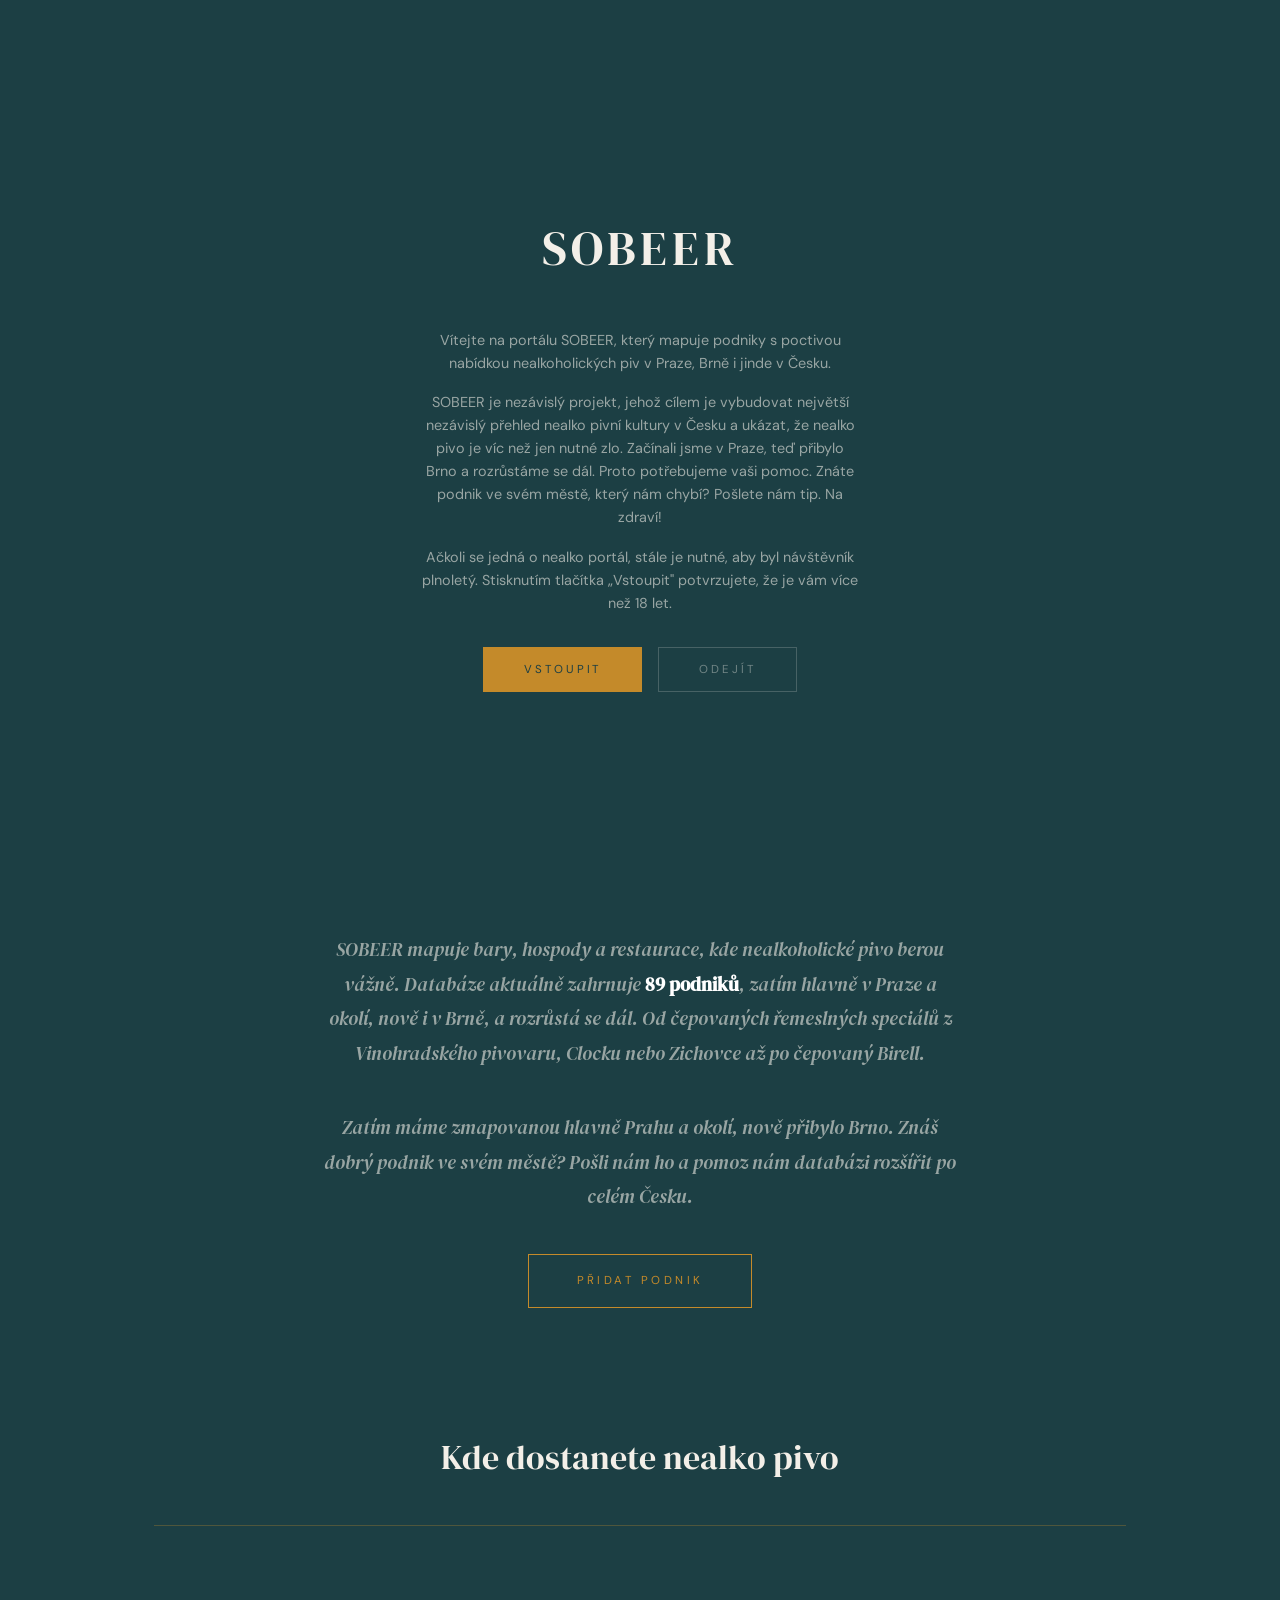
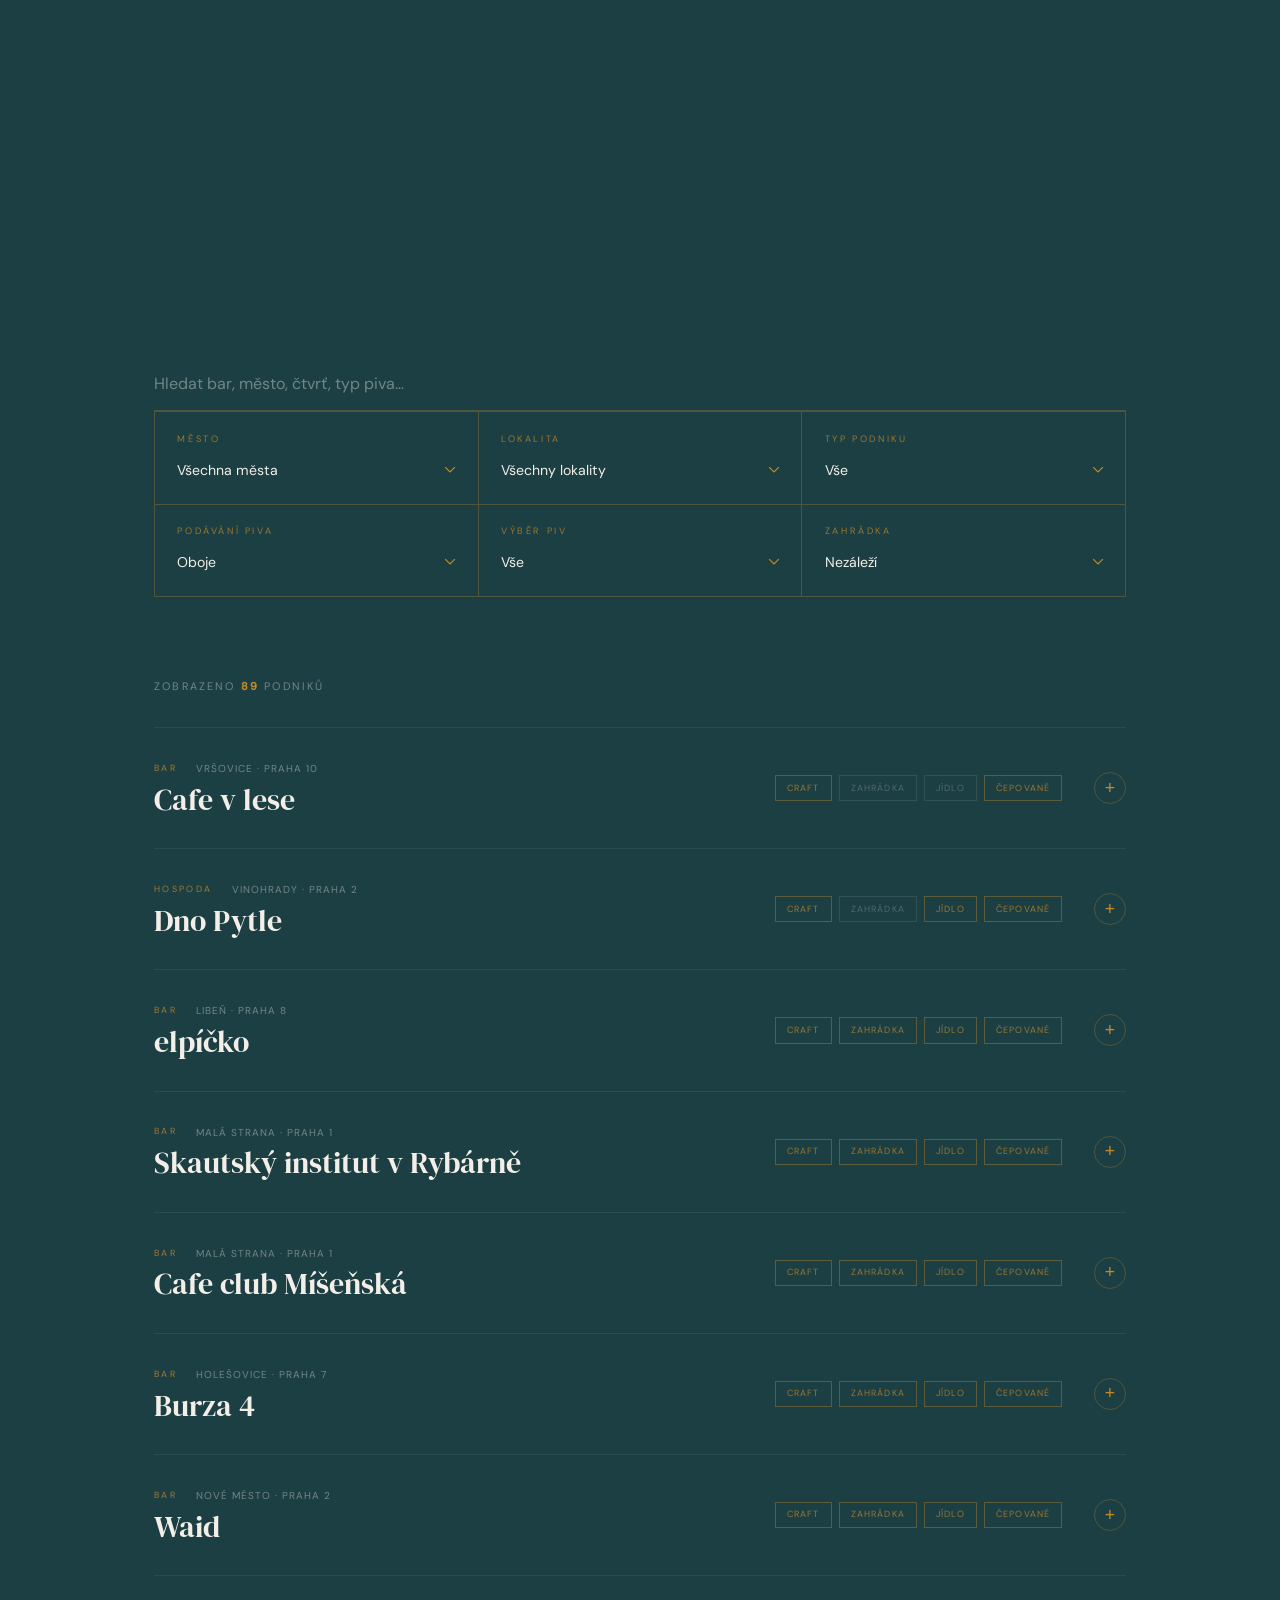
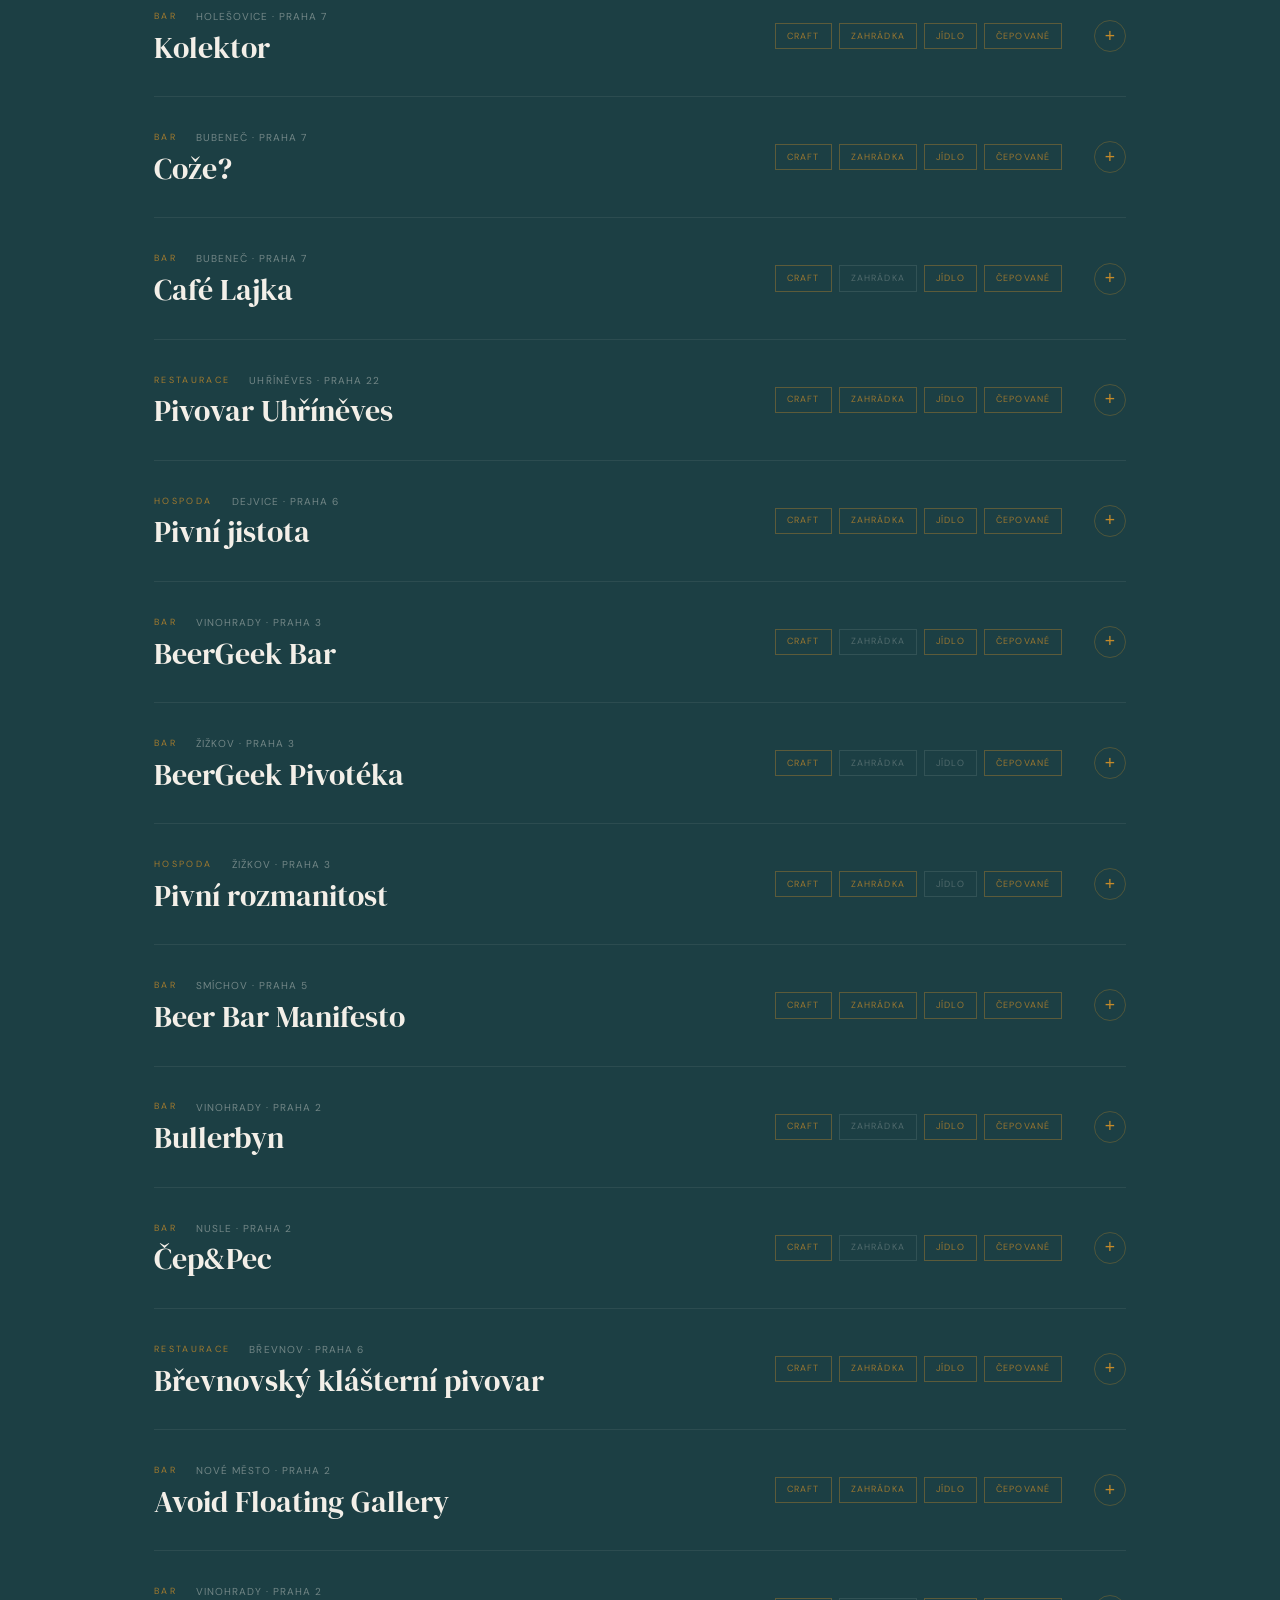
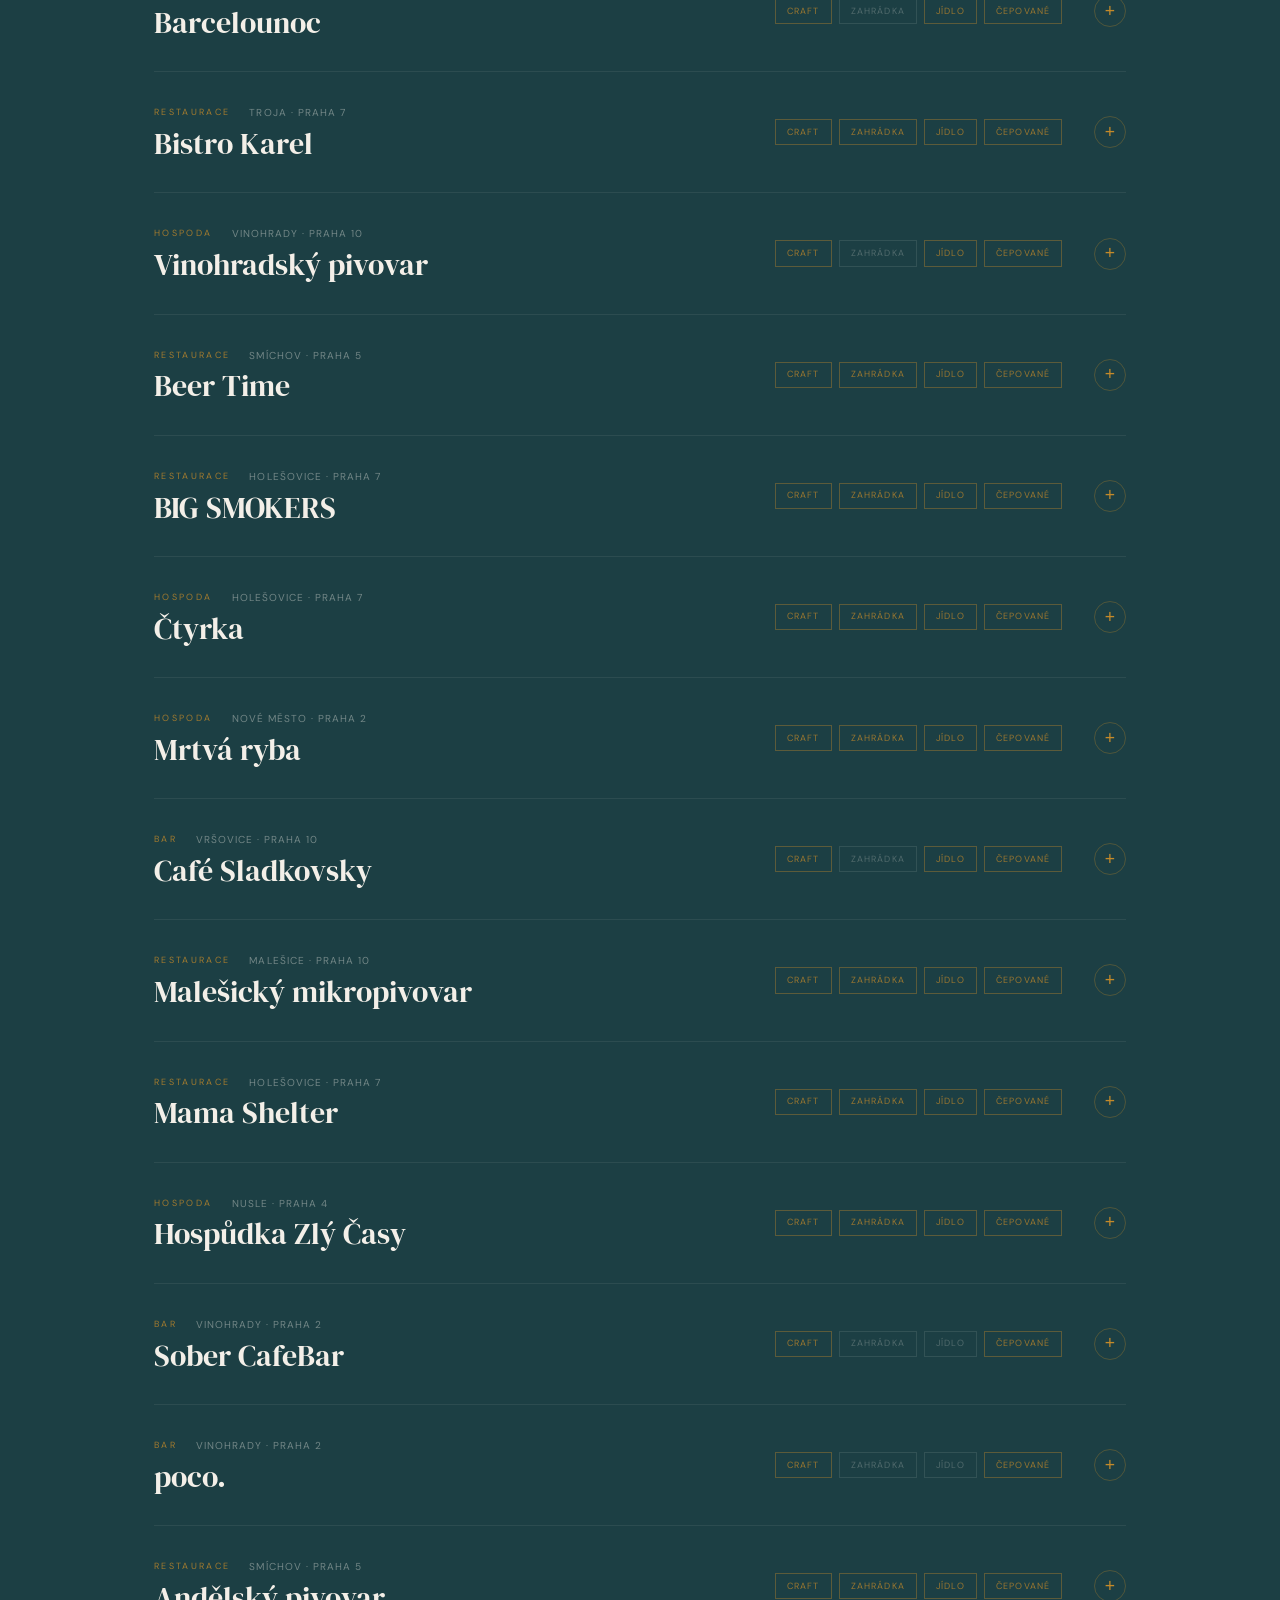
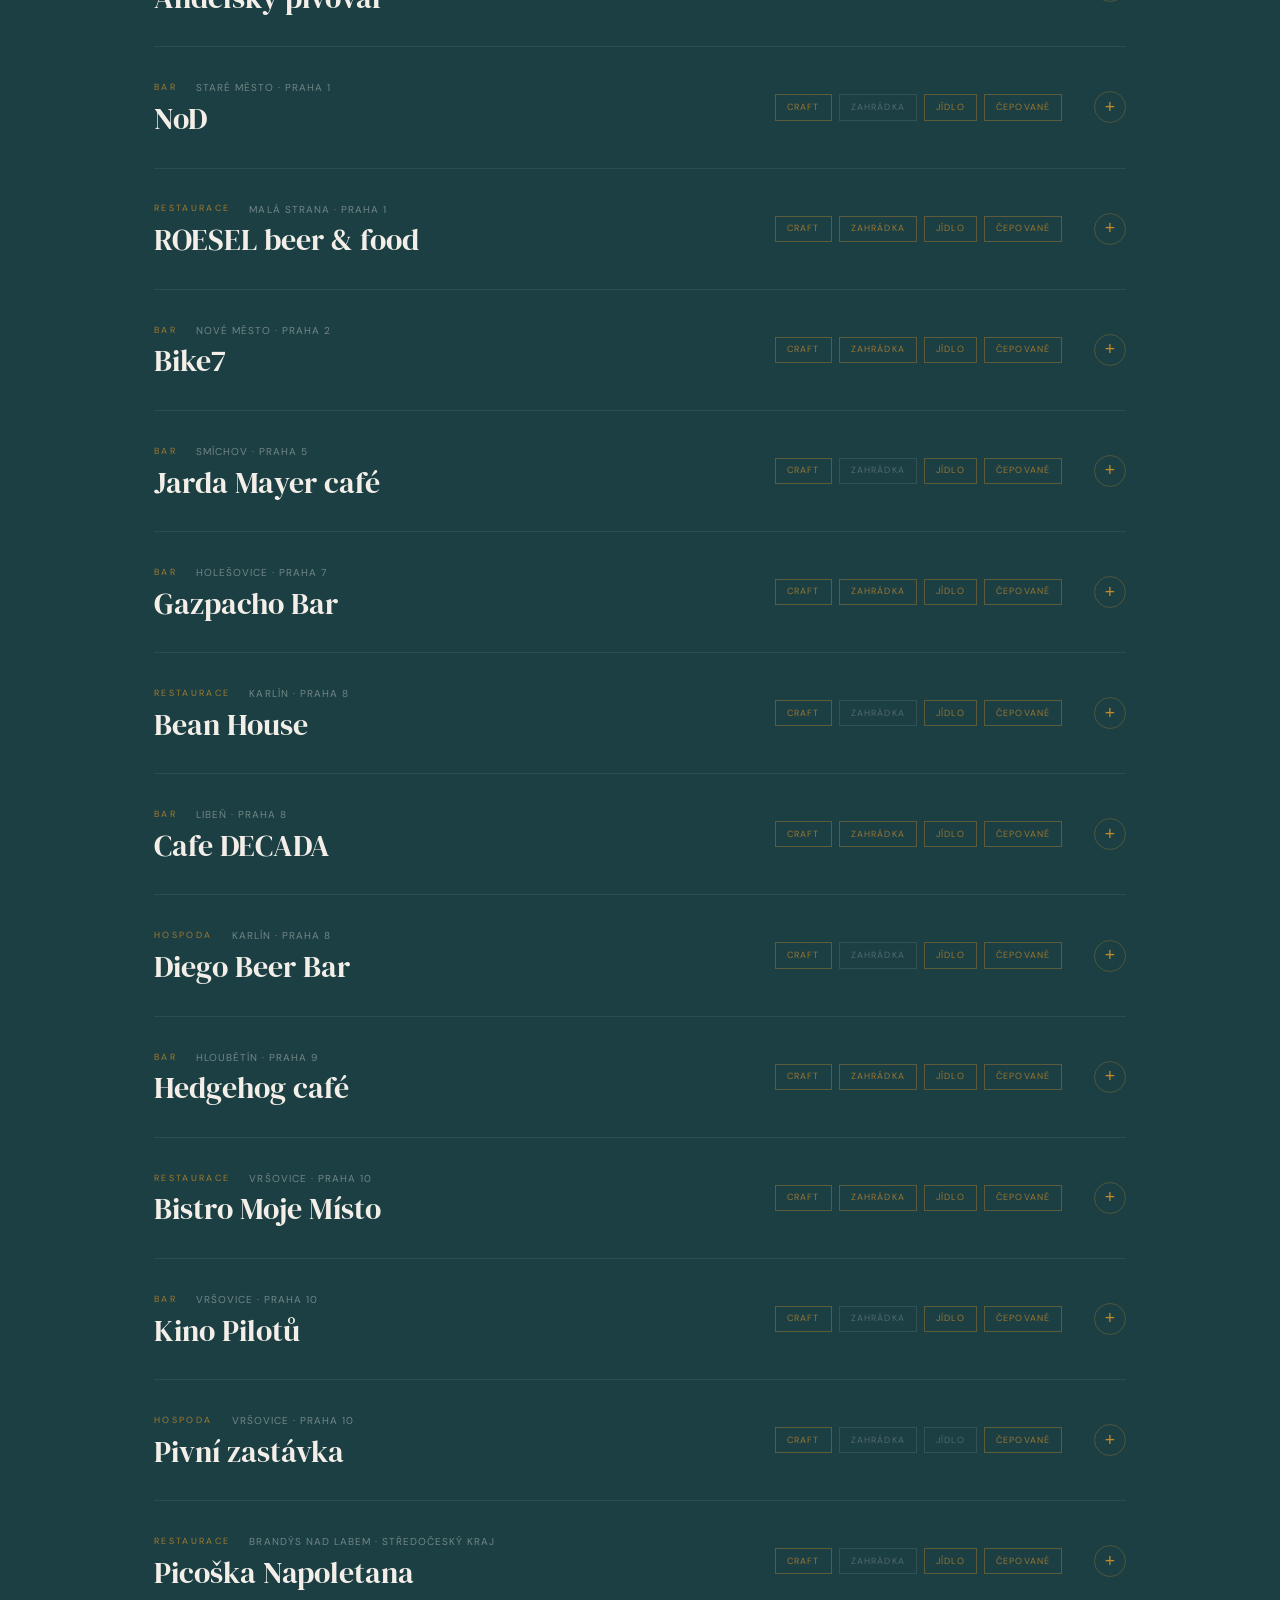
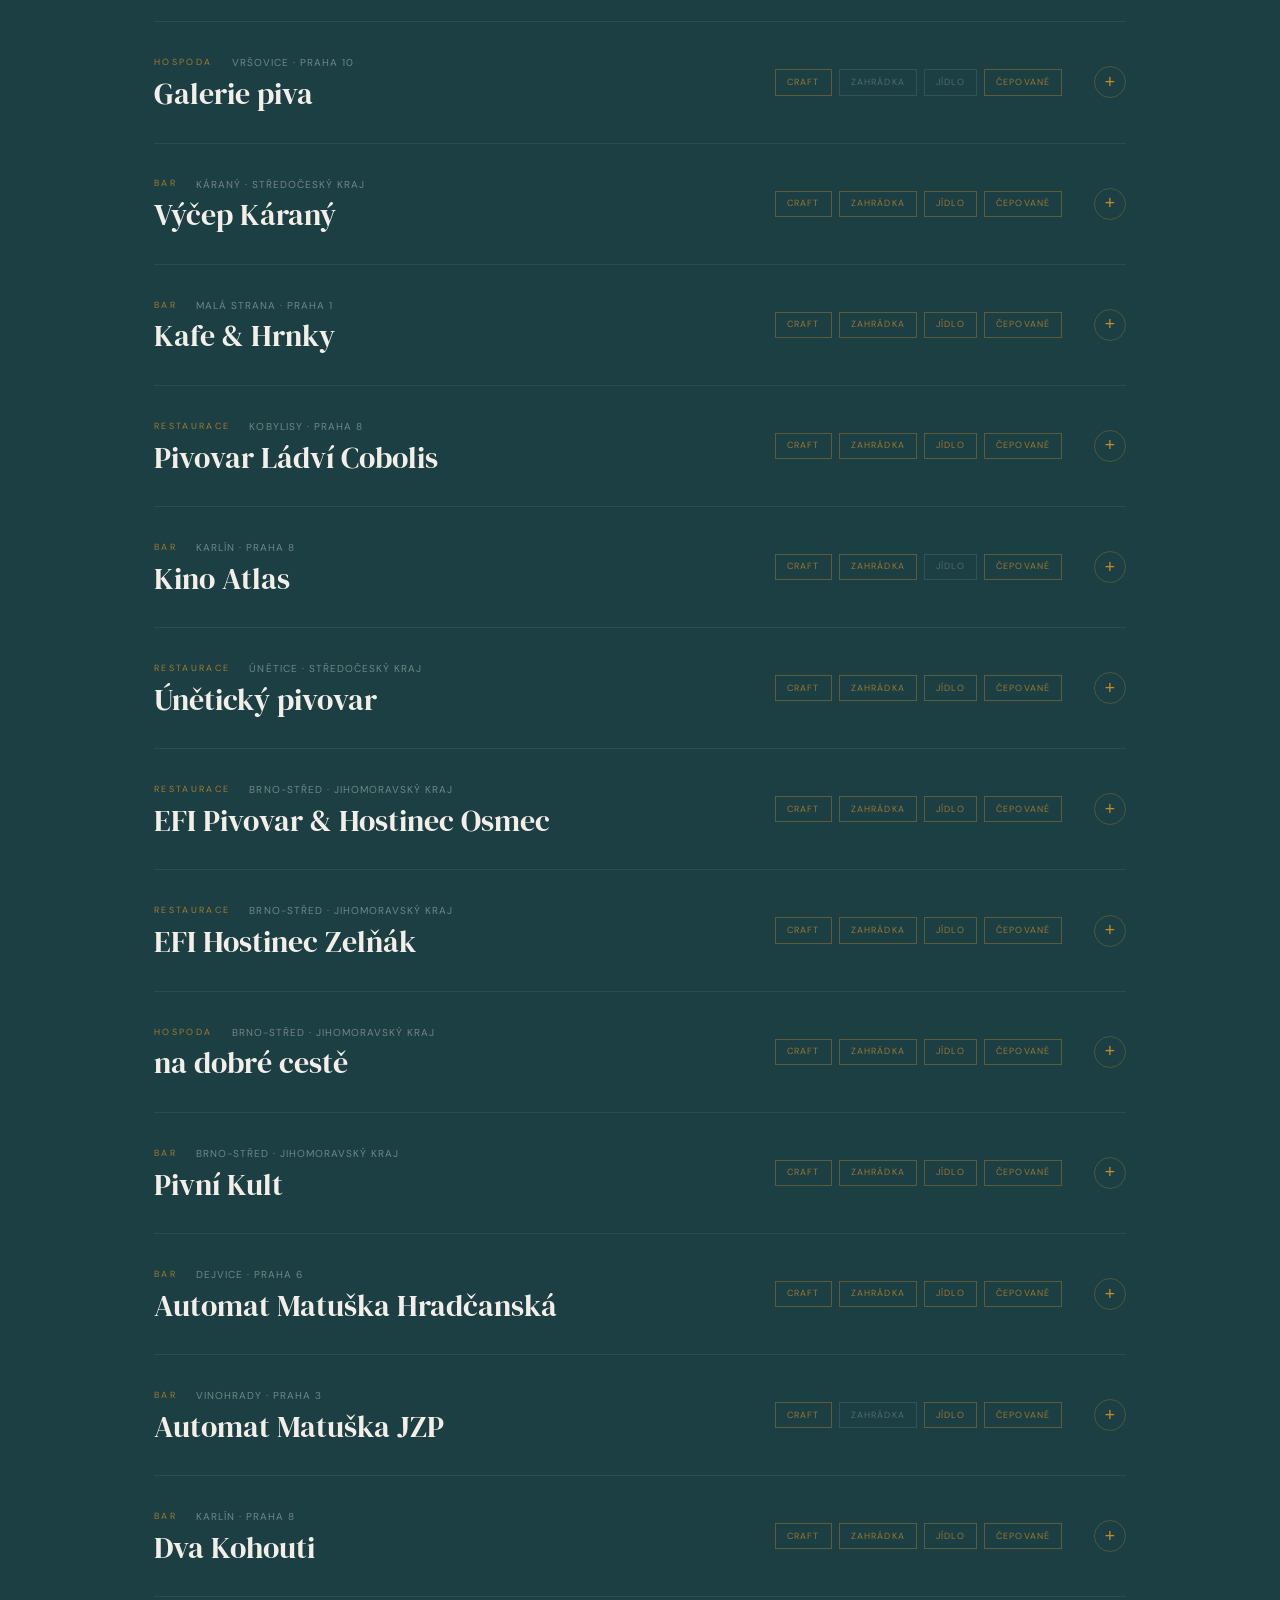
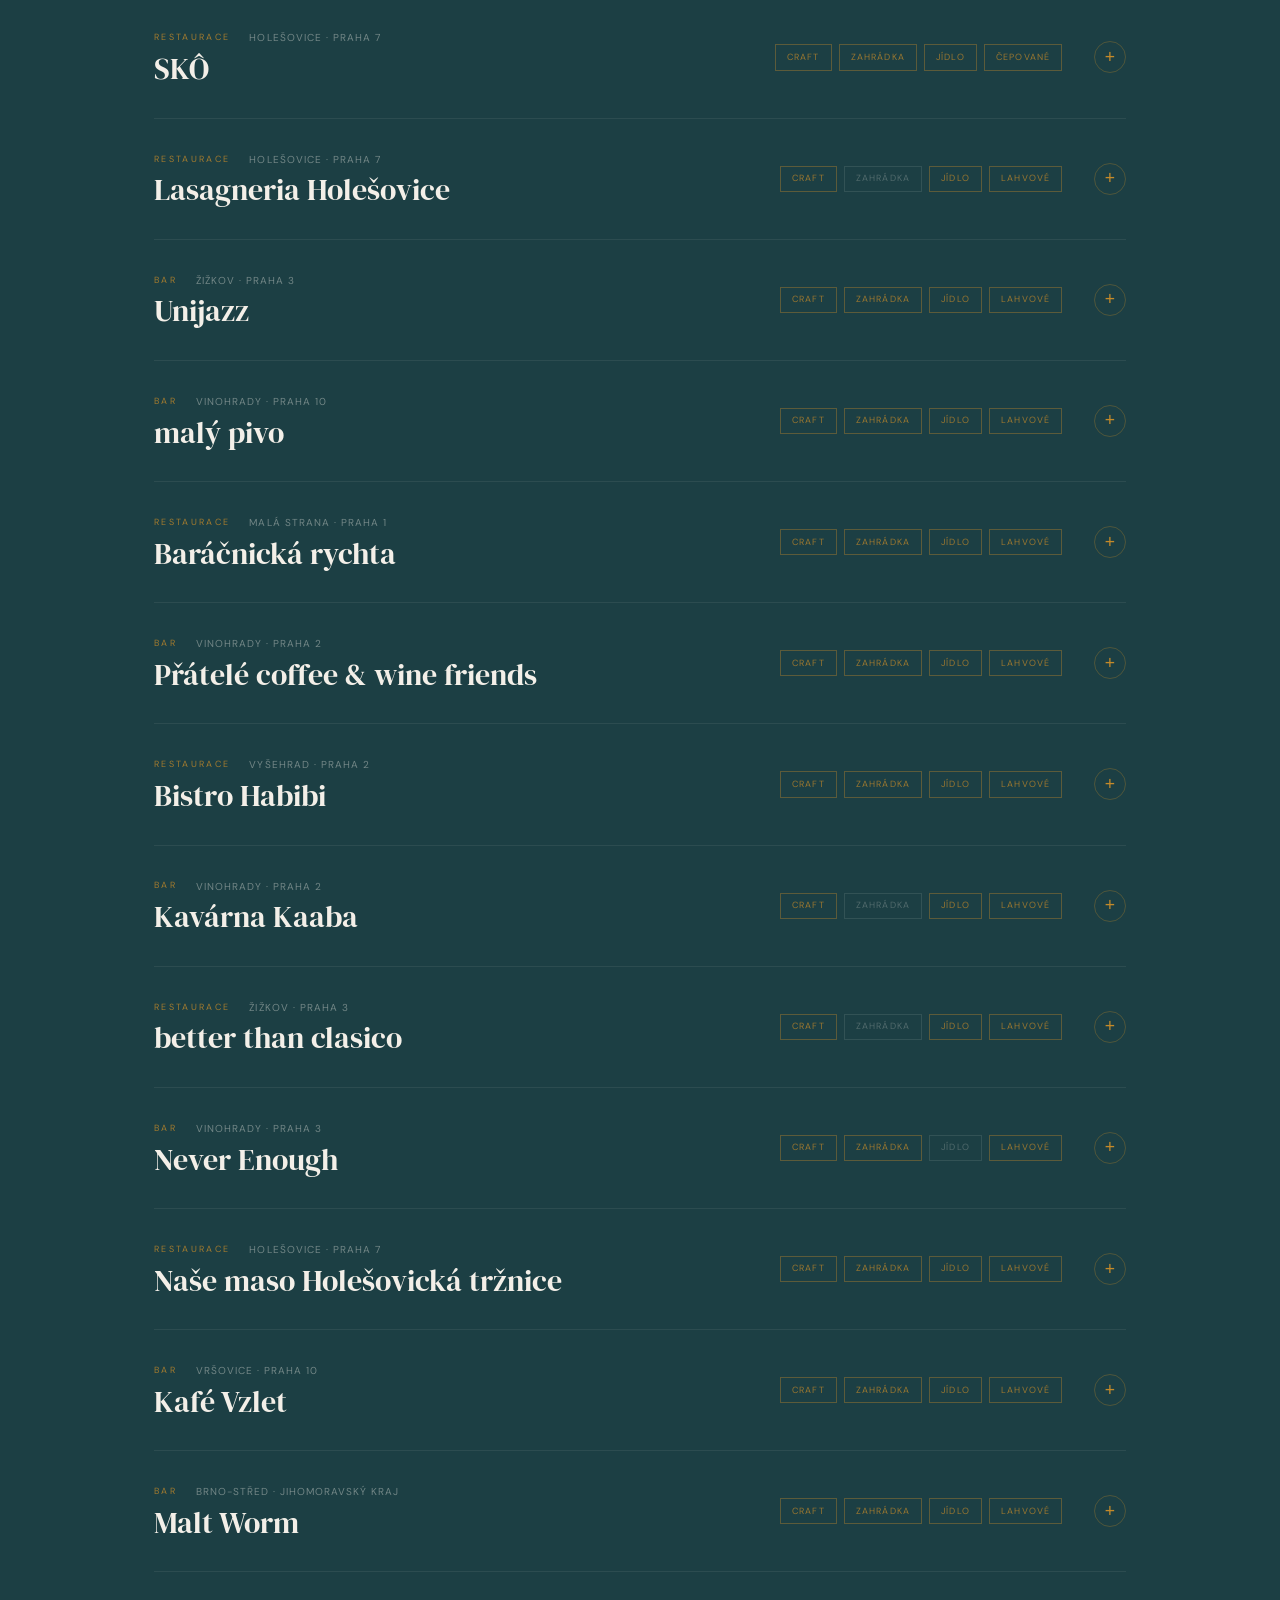
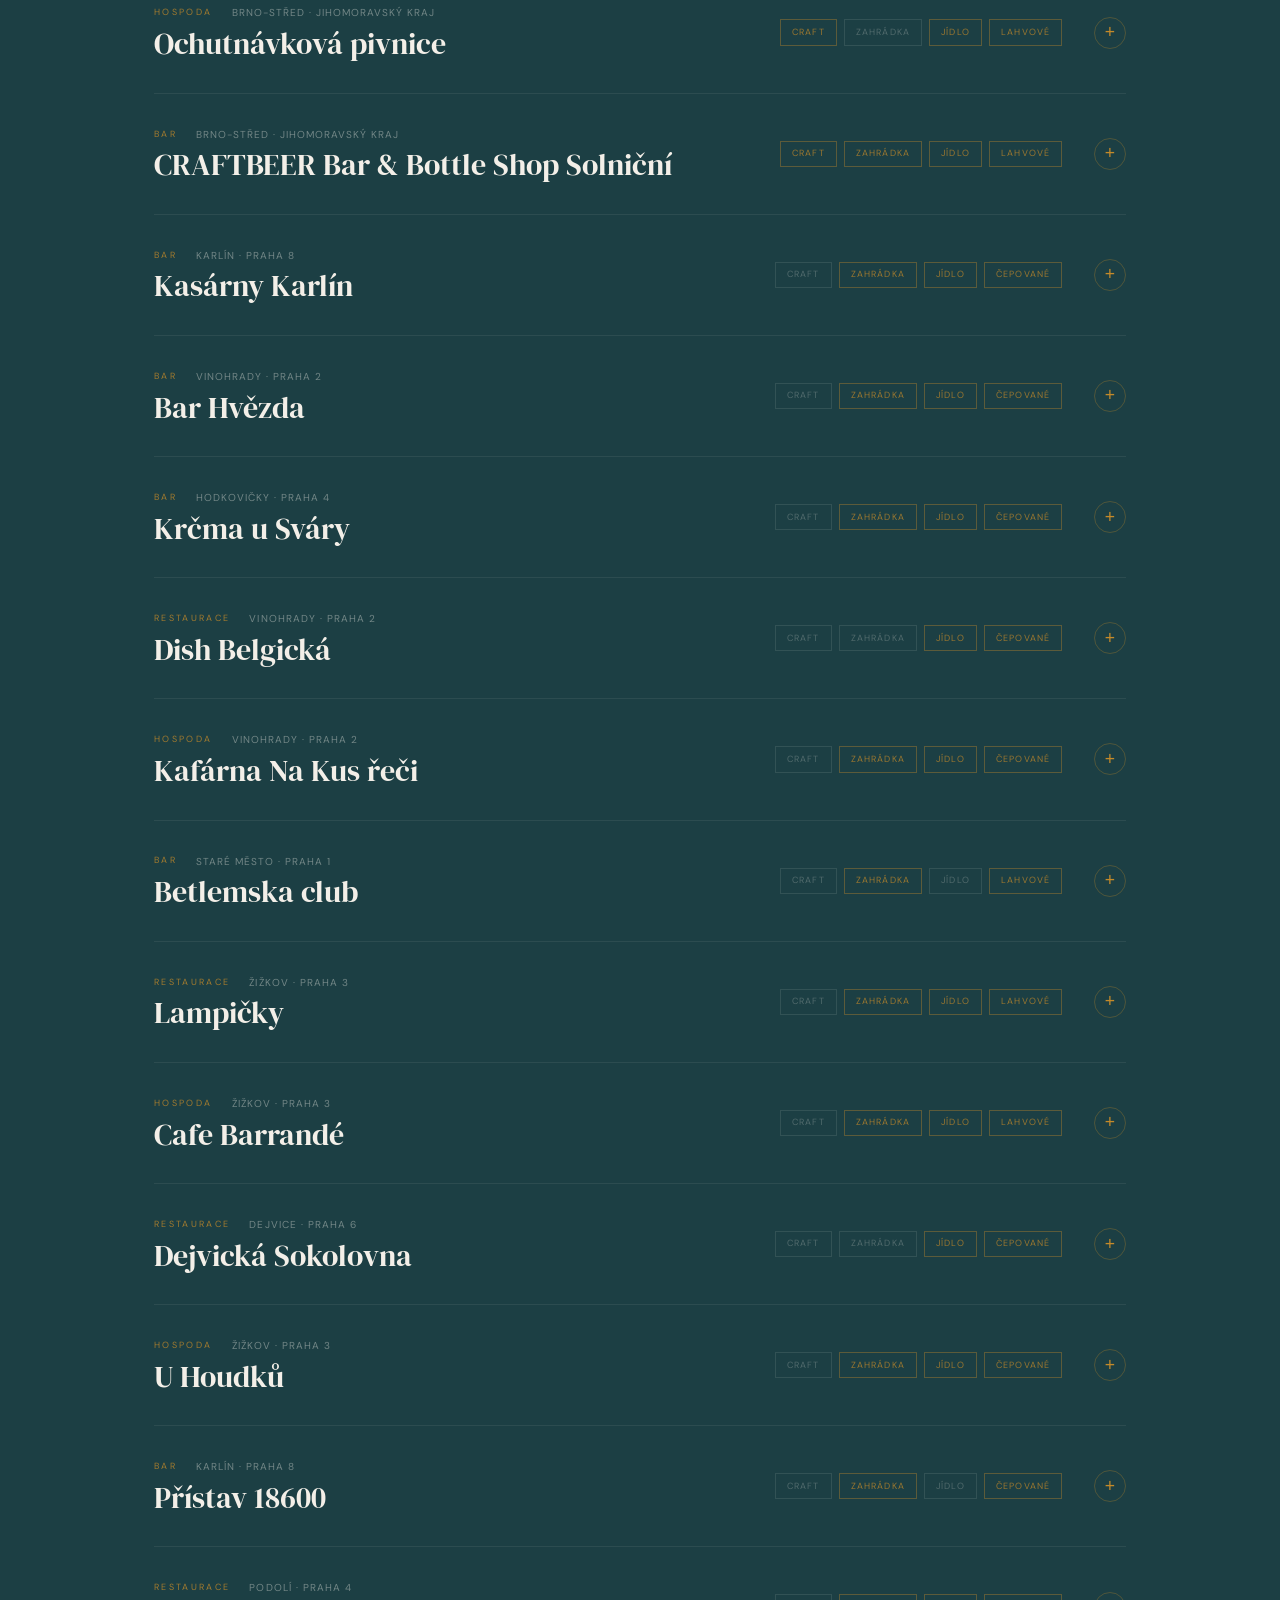
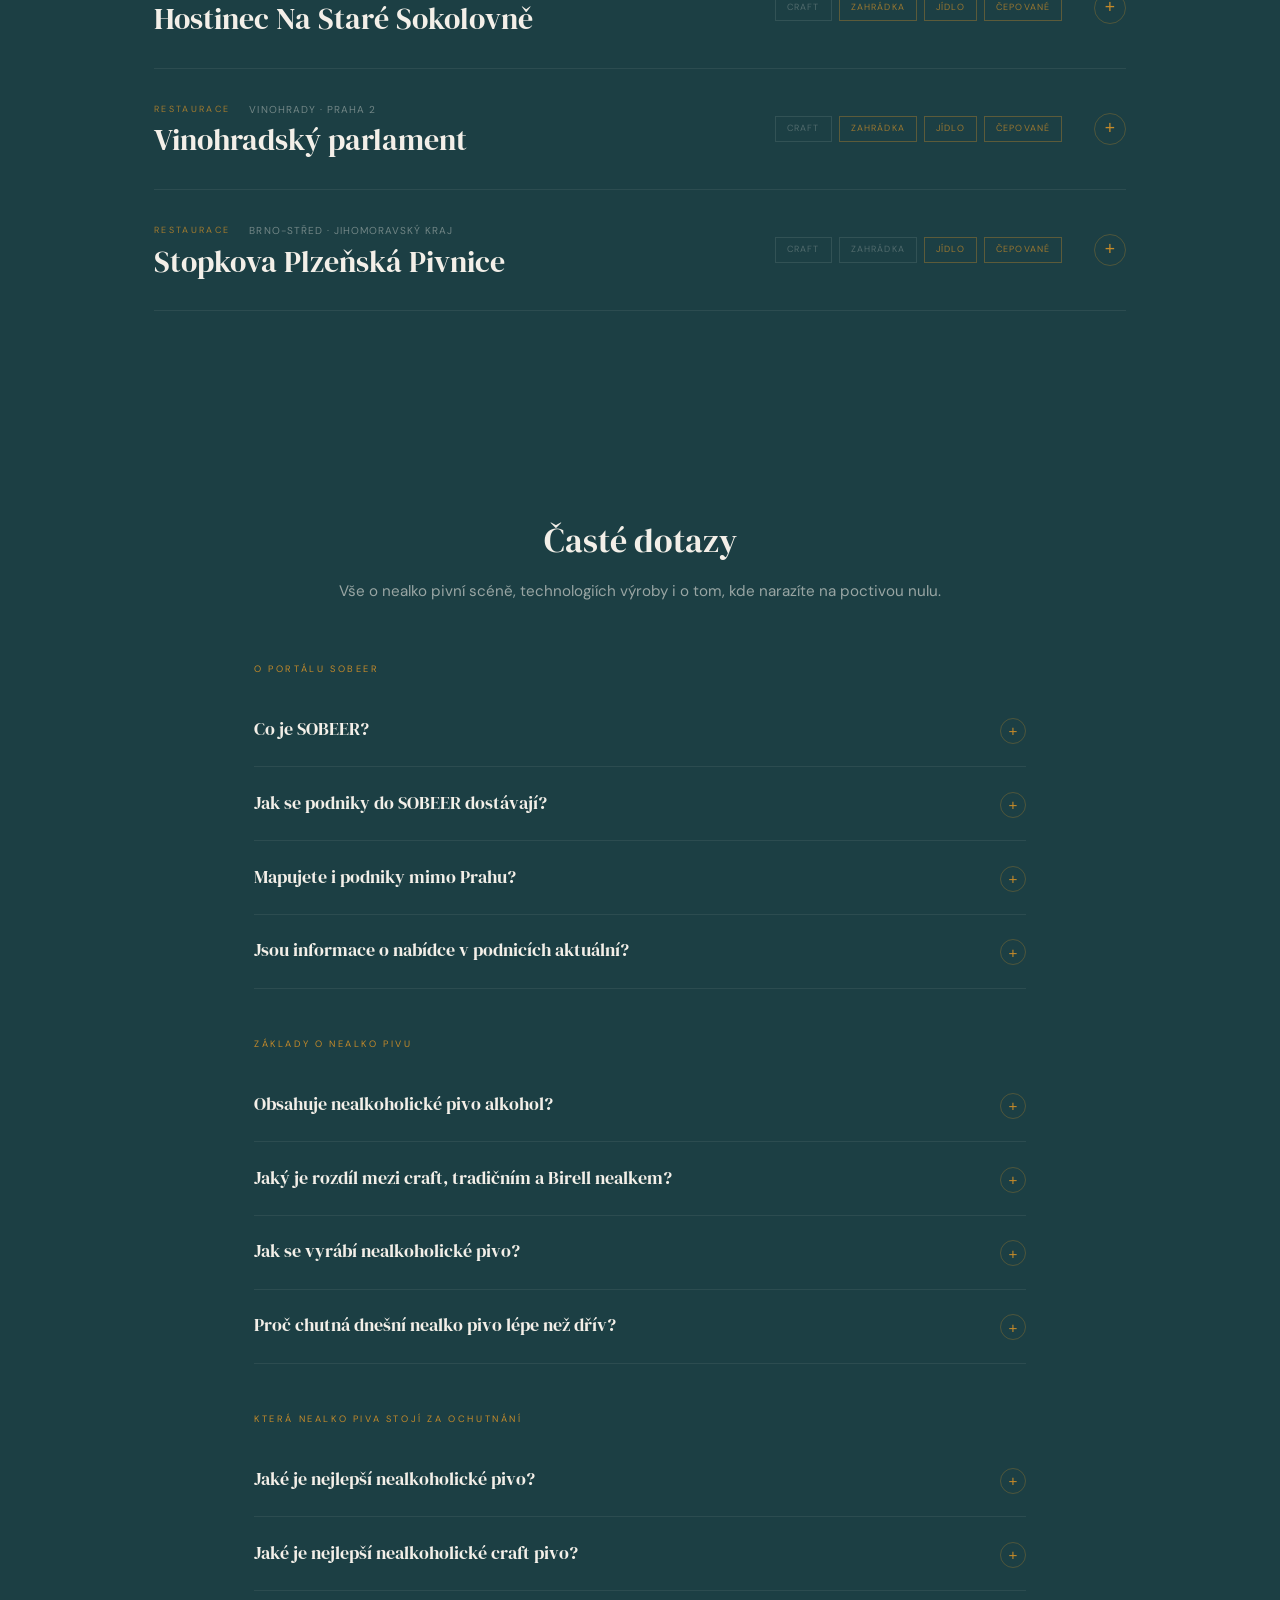
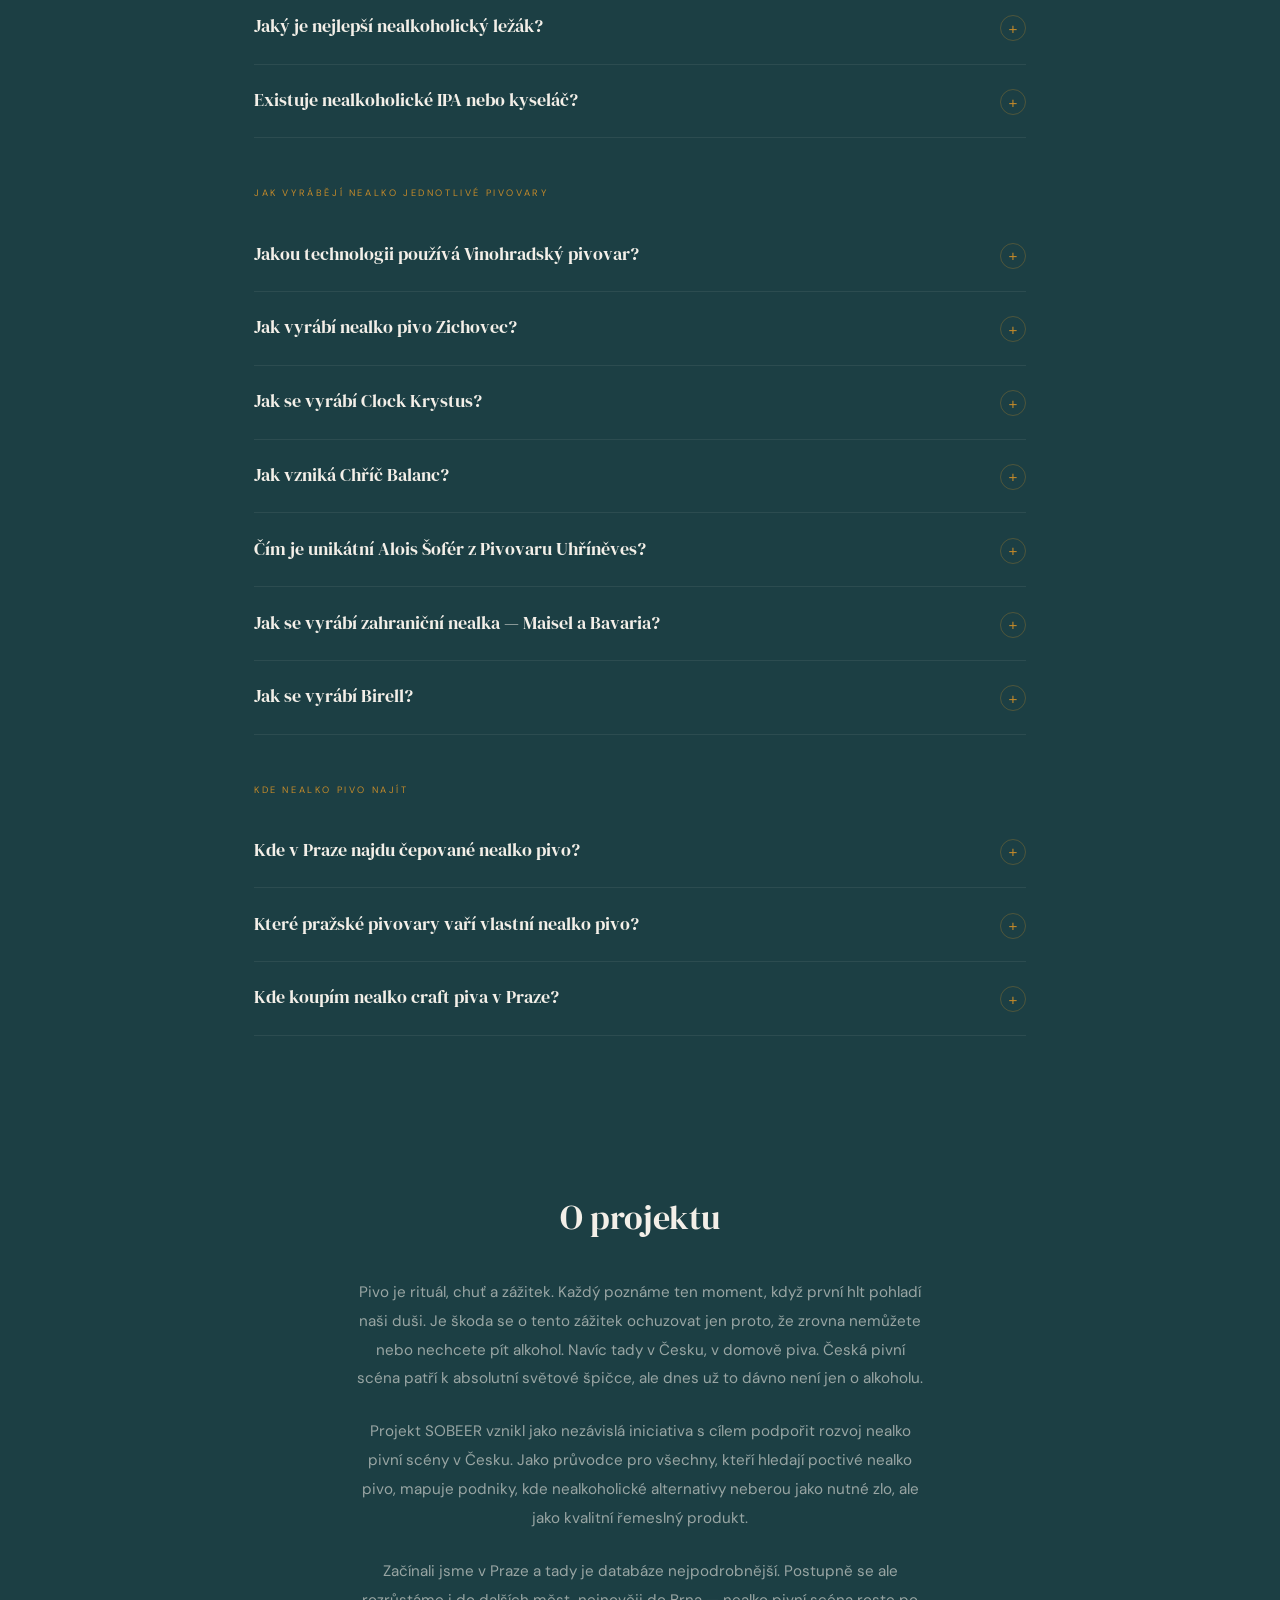
<file: index.html>
<!DOCTYPE html>
<html lang="cs">
<head>
<meta charset="UTF-8"/>
<meta name="viewport" content="width=device-width, initial-scale=1.0"/>

<script id="Cookiebot" src="https://consent.cookiebot.com/uc.js" data-cbid="0d995c75-9cc4-4f51-a0a2-799a61af53cb" data-blockingmode="auto" type="text/javascript"></script>
<!-- Google Tag Manager -->
<script>(function(w,d,s,l,i){w[l]=w[l]||[];w[l].push({'gtm.start':
new Date().getTime(),event:'gtm.js'});var f=d.getElementsByTagName(s)[0],
j=d.createElement(s),dl=l!='dataLayer'?'&l='+l:'';j.async=true;j.src=
'https://www.googletagmanager.com/gtm.js?id='+i+dl;f.parentNode.insertBefore(j,f);
})(window,document,'script','dataLayer','GTM-T2G9D4ZF');</script>
<!-- End Google Tag Manager -->
<title>SOBEER — Kam na čepované nealko pivo? Praha, Brno a Česko</title>
<meta name="description" content="SOBEER | Kam na čepované nealko pivo? Průvodce nealko pivní scénou v Praze a Brně. Bary, hospody a restaurace, kde poctivou nulu berou vážně."/>
<meta name="author" content="SOBEER"/>
<meta name="robots" content="index, follow"/>
<link rel="canonical" href="https://sobeer.cz/"/>
<link rel="alternate" hreflang="cs" href="https://sobeer.cz/"/>
<link rel="alternate" hreflang="en" href="https://sobeer.cz/en/"/>
<link rel="alternate" hreflang="x-default" href="https://sobeer.cz/"/>
<meta property="og:type" content="website"/>
<meta property="og:url" content="https://sobeer.cz/"/>
<meta property="og:title" content="SOBEER — Nealkoholické pivo v Praze, Brně a celém Česku"/>
<meta property="og:description" content="Kam na nealko pivo? Průvodce nealko pivní scénou v Praze, Brně a dál."/>
<meta property="og:locale" content="cs_CZ"/>
<meta property="og:site_name" content="SOBEER"/>
<link rel="icon" type="image/x-icon" href="favicon.ico"/>
<link rel="icon" type="image/png" sizes="32x32" href="favicon-32x32.png"/>
<link rel="icon" type="image/png" sizes="16x16" href="favicon-16x16.png"/>
<link rel="apple-touch-icon" sizes="180x180" href="apple-touch-icon.png"/>
<link rel="manifest" href="/site.webmanifest"/>


<script type="application/ld+json">
{
  "@context": "https://schema.org",
  "@type": "Organization",
  "@id": "https://sobeer.cz/#organization",
  "name": "SOBEER",
  "alternateName": "SOBEER — průvodce nealko pivní scénou",
  "url": "https://sobeer.cz/",
  "logo": "https://sobeer.cz/android-chrome-512x512.png",
  "description": "Nezávislý průvodce nealko pivní scénou v Česku. Mapuje bary, hospody a restaurace, kde nealkoholické pivo berou jako kvalitní řemeslný produkt.",
  "email": "f.kubus7@gmail.com",
  "foundingDate": "2026",
  "areaServed": {"@type": "Country", "name": "Česko", "alternateName": "CZ"},
  "knowsAbout": ["nealkoholické pivo","craft nealko pivo","nealko pivo Praha","nealko pivo Brno","nealko pivo Česko","čepované nealkoholické pivo","pivní kultura"],
  "sameAs": ["https://neudopsym.cz"],
  "founder": {
    "@type": "Person",
    "name": "Filip Kubus",
    "alternateName": "Neudopsym",
    "url": "https://neudopsym.cz",
    "sameAs": [
      "https://neudopsym.cz",
      "https://www.instagram.com/neudopsym.photo/",
      "https://www.linkedin.com/in/filip-kubus/"
    ]
  }
}
</script>

<script type="application/ld+json">
{
  "@context": "https://schema.org",
  "@type": "FAQPage",
  "mainEntity": [
    {"@type":"Question","name":"Co je SOBEER?","acceptedAnswer":{"@type":"Answer","text":"SOBEER je nezávislý průvodce nealko pivní scénou v Česku. Mapuje podniky, kde nealkoholické pivo neberou jako nutné zlo, ale jako plnohodnotný řemeslný produkt. U každého podniku najdete adresu, otevírací dobu, konkrétní nealko piva rozdělená na čepovaná a lahvová, informaci o zahrádce a jídle. Portál je zdarma, bez reklamy a nezávislý na pivovarech."}},
    {"@type":"Question","name":"Jak se podniky do SOBEER dostávají?","acceptedAnswer":{"@type":"Answer","text":"Podniky do databáze nepřidáváme za peníze ani na objednávku. Kritérium je jediné — mají v nabídce nealkoholické pivo a berou ho vážně. Znáte podnik, který v přehledu chybí? Pošlete nám tip přes formulář Přidat podnik."}},
    {"@type":"Question","name":"Mapujete i podniky mimo Prahu?","acceptedAnswer":{"@type":"Answer","text":"Ano. Začínali jsme v Praze a tady je databáze zatím nejpodrobnější. Nejnovější přírůstek je Brno, dál máme podniky ve Středočeském kraji a poroste to dál. Nealko pivní scéna se rozvíjí po celém Česku a chceme ji zmapovat celou. Pokud víte o dobrém podniku ve svém městě, pošlete nám tip přes formulář Přidat podnik."}},
    {"@type":"Question","name":"Jsou informace o nabídce v podnicích aktuální?","acceptedAnswer":{"@type":"Answer","text":"Údaje ověřujeme a průběžně aktualizujeme, ale nabídka piv se v podnicích mění, hlavně tam, kde na čepu rotují sezónní speciály. Informace mají proto informativní charakter. Pokud jedete za konkrétním pivem, doporučujeme dostupnost ověřit přímo v podniku."}},
    {"@type":"Question","name":"Obsahuje nealkoholické pivo alkohol?","acceptedAnswer":{"@type":"Answer","text":"Ano, ale ve stopovém množství. Podle české legislativy smí být pivo označeno jako nealkoholické, pokud obsahuje maximálně 0,5 % objemových alkoholu. Většina českých nealko piv se pohybuje mezi 0,3 a 0,5 %. Existují i piva s deklarovanými 0,0 %, typicky zahraniční značky jako Bavaria. Srovnatelné množství alkoholu přitom obsahuje kefír, zralý banán nebo kvasnicový chléb."}},
    {"@type":"Question","name":"Jaký je rozdíl mezi craft, tradičním a Birell nealkem?","acceptedAnswer":{"@type":"Answer","text":"Craft jsou řemeslná nealko piva z malých a nezávislých pivovarů, například Vinohradský pivovar, Zichovec, Clock, Chříč, Sibeeria nebo Pivovar Uhříněves. Tradiční jsou kvalitní nealko piva zavedených či zahraničních pivovarů, která drží klasický pivní profil, například Bakalář, Bernard, Maisel, Budvar, Krušovice nebo Lobkowicz. Scéna je ale mnohem širší. Birell vedeme jako samostatnou kategorii, protože jde o průkopníka českého nealka z roku 1992 a dodnes nejrozšířenější nealko pivo v Česku."}},
    {"@type":"Question","name":"Jak se vyrábí nealkoholické pivo?","acceptedAnswer":{"@type":"Answer","text":"Existují dvě základní cesty. První je řízené kvašení, kdy se do mladiny nasadí speciální kmen kvasinek, který umí zpracovat jen jednoduché cukry, ale nedokáže strávit maltózu ze sladu. Kvašení se přirozeně zastaví dřív, než vznikne měřitelné množství alkoholu. Druhou cestou je odstranění alkoholu z hotového piva, buď mechanicky přes membránu (reverzní osmóza), nebo odpařením ve vakuu za nízké teploty. Většina piv z řízeného kvašení se musí pasterovat, protože v pivu zůstává hodně nezkvašeného cukru."}},
    {"@type":"Question","name":"Proč chutná dnešní nealko pivo lépe než dřív?","acceptedAnswer":{"@type":"Answer","text":"Starší metody kvašení násilně přerušovaly, v pivu proto zůstala sladká mladinová pachuť. Odpařování alkoholu za tepla zase pivo poškodilo tepelným šokem. Dnešní technologie tyto problémy obchází: speciální kvasinky nechají pivo kvasit celou standardní dobu, membránová filtrace a vakuová destilace pracují za studena. Sládci navíc chybějící alkohol kompenzují masivním studeným chmelením a úpravou receptury."}},
    {"@type":"Question","name":"Jaké je nejlepší nealkoholické pivo?","acceptedAnswer":{"@type":"Answer","text":"Nejlepší nealko pivo neexistuje, chuť je subjektivní a záleží na tom, co od piva čekáte. Mezi pivy, která mají mezi pivaři dlouhodobě nejlepší pověst, patří Vinohradská 12 Nealko a Vinohradská Hazy Galaxy IPA z Vinohradského pivovaru, Clock Krystus z Potštejna, Chříč Balanc, řada Drink od Zichovce, Good News od Sibeerie nebo Alois Šofér z Pivovaru Uhříněves."}},
    {"@type":"Question","name":"Jaké je nejlepší nealkoholické craft pivo?","acceptedAnswer":{"@type":"Answer","text":"Výběr je široký a pořád se rozrůstá. V řemeslné nealko kategorii se dlouhodobě mluví například o Vinohradském pivovaru (Vinohradská 12 Nealko, Hazy Galaxy IPA), pivovaru Clock (Krystus, Leviticus DH, Lazarus, Nana), Zichovci (řada Drink), Sibeerii (Good News NEIPA, Gose, Czech Pilsner) a Chříči (Balanc). Který z nich je nejlepší, je věc osobní preference, liší se stylem i technologií výroby."}},
    {"@type":"Question","name":"Jaký je nejlepší nealkoholický ležák?","acceptedAnswer":{"@type":"Answer","text":"Pokud hledáte klasický český profil, je z řemeslné scény nejblíž tradiční dvanáctce Vinohradská 12 Nealko, chmelená Žateckým poloraným červeňákem a Sládkem. Zajímavou alternativou je Clock Leviticus DH a Sibeeria Good News Czech Pilsner. Zvláštní pozici má Alois Šofér z Pivovaru Uhříněves, jedno z mála nealko piv, které se nefiltruje ani nepasteruje. Z tradičních značek jsou oblíbené například Bernard, Bakalář nebo Budvar."}},
    {"@type":"Question","name":"Existuje nealkoholické IPA nebo kyseláč?","acceptedAnswer":{"@type":"Answer","text":"Ano, a patří dnes k tomu nejzajímavějšímu, co nealko scéna nabízí. Nealko IPA — například Clock Krystus, Chříč Balanc, Zichovec Drink and Drive, Sibeeria Good News NEIPA, Vinohradská Hazy Galaxy nebo Maisel Urban IPA Alkoholfrei. Nealko kyseláče — například Clock Lazarus a Nana, Zichovec Drink and Swim a Drink and Razz nebo Sibeeria Gose s červeným pomerančem a rozmarýnem. Pšeničná — například Maisel's Weisse Alkoholfrei, Paulaner Weissbier 0,0 % nebo Bavaria 0.0 % Wit."}},
    {"@type":"Question","name":"Jakou technologii používá Vinohradský pivovar?","acceptedAnswer":{"@type":"Answer","text":"Vinohradský pivovar jde jako jediný z českých řemeslných pivovarů cestou membránové filtrace, tedy reverzní osmózy. Nejdřív se uvaří standardní pivo, které kompletně prokvasí a dozraje. Hotové pivo se pak pod tlakem žene podél polopropustné membrány, jejíž póry propustí jen vodu a alkohol. Chmelové oleje, bílkoviny a aromatické látky zůstávají zachyceny jako pivní koncentrát, do kterého se pak vrací místní podzemní voda z Kárané."}},
    {"@type":"Question","name":"Jak vyrábí nealko pivo Zichovec?","acceptedAnswer":{"@type":"Answer","text":"Rodinný pivovar Zichovec sází na řízené kvašení se speciálními kvasinkami. Kmen kvasinek prokvasí mladinu jen velmi málo a hladina alkoholu přirozeně zůstane pod 0,5 %. Protože v pivu zůstane většina cukrů netknutá, musí Zichovec hotové plechovky pasterovat. Nealko piva Zichovce poznáte podle názvů začínajících slovem Drink: Drink and Drive, Drink and Shine, Drink and Swim, Drink and Razz, Drink and Grill, Drink and Be Real."}},
    {"@type":"Question","name":"Jak se vyrábí Clock Krystus?","acceptedAnswer":{"@type":"Answer","text":"Pivovar Clock z Potštejna používá řízené kvašení. Kvasinky zpracují jen jednoduché cukry, maltózu ze sladu nechají být, a kvašení se samo zastaví pod zákonnou hranicí. Chybějící alkohol Clock nahrazuje masivním studeným chmelením: Krystus je nefiltrovaná nealko IPA chmelená odrůdami Mosaic a Talus, které dodávají tóny tropického ovoce, broskví a citrusů. Každá várka prochází závěrečnou pasterizací."}},
    {"@type":"Question","name":"Jak vzniká Chříč Balanc?","acceptedAnswer":{"@type":"Answer","text":"Pivovar Chříč z Křivoklátska vyrábí Balanc řízeným kvašením se speciálními kvasinkami. Kvasinky zkonzumují jen jednoduché cukry a přirozeně přestanou pracovat. V pivu zůstane hodně nezkvašeného sladového cukru, díky čemuž má Balanc plné tělo. Hotové pivo se pasteruje. Balanc je světlá svrchně kvašená nealko IPA s výraznou kořeněnou hořkostí a aroma tropického ovoce."}},
    {"@type":"Question","name":"Čím je unikátní Alois Šofér z Pivovaru Uhříněves?","acceptedAnswer":{"@type":"Answer","text":"Šofér je jedno z mála nealkoholických piv na trhu, které neprochází filtrací ani pasterizací. Stáčí se živé, zůstává lehce kalné a drží si plnou hořkou chuť blízkou klasické desítce. Pivovar používá řízené kvašení se speciálním kmenem kvasinek, ale zbytek postupu je tradiční: plzeňský humnový slad a Žatecký poloraný červeňák, kterým se pivo zároveň chmelí za studena přímo v ležáckém tanku."}},
    {"@type":"Question","name":"Jak se vyrábí zahraniční nealka — Maisel a Bavaria?","acceptedAnswer":{"@type":"Answer","text":"Oba pivovary používají vakuovou destilaci. Za běžného tlaku se alkohol odpařuje při 78 °C, ve vakuu klesne bod varu zhruba na 35 až 40 °C, takže pivo neprojde tepelným šokem. Maisel k tomu dealkoholizovanou várku míchá s druhou mladinou, u které bylo kvašení cíleně zastaveno hned zkraje. Bavaria cílí na absolutních 0,0 % alkoholu, u sladových nápojů používá vlastní patentovaný bioreaktor s imobilizovanými kvasinkami."}},
    {"@type":"Question","name":"Jak se vyrábí Birell?","acceptedAnswer":{"@type":"Answer","text":"Birell se vaří v pivovaru Radegast a jde o průkopníka celé kategorie, na český trh přišel už v roce 1992. Používá řízené kvašení: kvasinky produkují minimum alkoholu, ale vytvoří stejné chuťové a vonné látky jako při kvašení klasického ležáku. Kvašení běží celou standardní dobu 21 dnů, nic se násilně nepřerušuje. Vaří se z plzeňského a karamelového sladu a českých chmelů, před stáčením se pivo pasteruje."}},
    {"@type":"Question","name":"Kde v Praze najdu čepované nealko pivo?","acceptedAnswer":{"@type":"Answer","text":"Čepované nealko už dávno není vzácnost. V přehledu SOBEER stačí ve filtru Podávání piva zvolit Čepované, případně přidat filtr Craft, pokud chcete jen řemeslné pivovary. Nejsilnější zastoupení mají Vinohrady, Žižkov, Karlín, Holešovice a Dejvice."}},
    {"@type":"Question","name":"Které pražské pivovary vaří vlastní nealko pivo?","acceptedAnswer":{"@type":"Answer","text":"Vinohradský pivovar vaří Vinohradskou 12 Nealko a Hazy Galaxy IPA, vyráběné membránovou filtrací v Káraném. Pivovar Uhříněves vaří Aloise Šoféra, nefiltrovaný a nepasterovaný ležák. Sibeeria z Vysočan má řadu Good News a chmelové vody Hop Water. Z okolí Prahy stojí za pozornost Zichovec ze Slánska, Chříč z Křivoklátska a Clock z Potštejna."}},
    {"@type":"Question","name":"Kde koupím nealko craft piva v Praze?","acceptedAnswer":{"@type":"Answer","text":"Nejlepší výběr lahvových a plechovkových nealko speciálů mají pivotéky. V přehledu SOBEER zvolte ve filtru Podávání piva Lahvové a Výběr piv Craft. Nabídka se v pivotékách rychle mění, takže konkrétní pivo je vždycky lepší si ověřit předem."}}
  ]
}
</script>

<link rel="stylesheet" href="style.css"/>
</head>
<body>

<!-- Google Tag Manager (noscript) -->
<noscript><iframe src="https://www.googletagmanager.com/ns.html?id=GTM-T2G9D4ZF"
height="0" width="0" style="display:none;visibility:hidden"></iframe></noscript>
<!-- End Google Tag Manager (noscript) -->

<div id="age-gate">
  <div class="age-gate-box">
    <div class="age-gate-logo-text">SOBEER</div>
    <p style="font-family:'DM Sans',sans-serif;font-size:0.9rem;color:var(--cream-muted);margin-bottom:1rem;line-height:1.6">Vítejte na portálu SOBEER, který mapuje podniky s poctivou nabídkou nealkoholických piv v Praze, Brně i jinde v Česku.</p>
    <p style="font-family:'DM Sans',sans-serif;font-size:0.9rem;color:var(--cream-muted);margin-bottom:1rem;line-height:1.6">SOBEER je nezávislý projekt, jehož cílem je vybudovat největší nezávislý přehled nealko pivní kultury v Česku a ukázat, že nealko pivo je víc než jen nutné zlo. Začínali jsme v Praze, teď přibylo Brno a rozrůstáme se dál. Proto potřebujeme vaši pomoc. Znáte podnik ve svém městě, který nám chybí? Pošlete nám tip. Na zdraví!</p>
    <p style="font-family:'DM Sans',sans-serif;font-size:0.9rem;color:var(--cream-muted);margin-bottom:2rem;line-height:1.6">Ačkoli se jedná o nealko portál, stále je nutné, aby byl návštěvník plnoletý. Stisknutím tlačítka „Vstoupit" potvrzujete, že je vám více než 18 let.</p>
    <div class="age-gate-btns">
      <button class="age-btn-yes" onclick="ageYes()">Vstoupit</button>
      <button class="age-btn-no" onclick="ageNo()">Odejít</button>
    </div>
    <div id="age-denied" class="age-gate-denied">Přístup na tento web je určen pouze osobám starším 18 let.</div>
  </div>
</div>

<nav id="nav">
  <a href="#" style="text-decoration:none" onclick="showPage('home');return false;">
    <span class="nav-logo-text">SOBEER</span>
  </a>
  <ul>
    <li><a href="#bary" onclick="navGoTo('#bary');return false;">Bary</a></li>
    <li><a href="#faq" onclick="navGoTo('#faq');return false;">FAQ</a></li>
    <li><a href="#o-nas" onclick="navGoTo('#o-nas');return false;">O projektu</a></li>
    <li><a href="https://docs.google.com/forms/d/e/1FAIpQLSc26oVWWcxfFnV0y05lJRbyJ8em-22vQaTlZAj0m_smpZfCNA/viewform?usp=publish-editor" target="_blank" rel="noopener" onclick="showPage('home')">Přidat podnik</a></li>
    <li><a href="#kontakt" onclick="navGoTo('#kontakt');return false;">Kontakt</a></li>
    <li><a href="/en/" hreflang="en" lang="en">English</a></li>
  </ul>
  <button class="hamburger" id="hamburger" onclick="toggleMenu()" aria-label="Menu">
    <span></span><span></span><span></span>
  </button>
</nav>

<div id="mobile-menu">
  <ul>
    <li><a href="#bary" onclick="closeMenu();navGoTo('#bary');return false;">Bary</a></li>
    <li><a href="#faq" onclick="closeMenu();navGoTo('#faq');return false;">FAQ</a></li>
    <li><a href="#o-nas" onclick="closeMenu();navGoTo('#o-nas');return false;">O projektu</a></li>
    <li><a href="https://docs.google.com/forms/d/e/1FAIpQLSc26oVWWcxfFnV0y05lJRbyJ8em-22vQaTlZAj0m_smpZfCNA/viewform?usp=publish-editor" target="_blank" rel="noopener" onclick="closeMenu();showPage('home')">Přidat podnik</a></li>
    <li><a href="#kontakt" onclick="closeMenu();navGoTo('#kontakt');return false;">Kontakt</a></li>
    <li><a href="/en/" hreflang="en" lang="en">English</a></li>
  </ul>
</div>

<div id="main-content">
<section class="hero">
  <h1 class="hero-logo-text">SOBEER</h1>
  <p class="hero-claim">Pivo bez alkoholu. Chuť bez kompromisu.</p>
  <p class="hero-claim">Objev podniky, kde nealko má své místo.</p>
  <div class="hero-line"></div>
</section>

<div class="cta-add">
  <p class="reveal">SOBEER mapuje bary, hospody a restaurace, kde nealkoholické pivo berou vážně. Databáze aktuálně zahrnuje <strong id="tldr-count">přes 70 podniků</strong>, zatím hlavně v Praze a okolí, nově i v Brně, a rozrůstá se dál. Od čepovaných řemeslných speciálů z Vinohradského pivovaru, Clocku nebo Zichovce až po čepovaný Birell.</p>
  <p>Zatím máme zmapovanou hlavně Prahu a okolí, nově přibylo Brno. Znáš dobrý podnik ve svém městě? Pošli nám ho a pomoz nám databázi rozšířit po celém Česku.</p>
  <a class="cta-btn" href="https://docs.google.com/forms/d/e/1FAIpQLSc26oVWWcxfFnV0y05lJRbyJ8em-22vQaTlZAj0m_smpZfCNA/viewform?usp=publish-editor" target="_blank" rel="noopener">Přidat podnik</a>
</div>

<section id="bary">
  <h2 class="section-heading reveal">Kde dostanete nealko pivo</h2>

<div id="mapa">
  <div id="overview-map"></div>
</div>

  <div class="search-wrap reveal">
    <input type="text" id="search-input" placeholder="Hledat bar, město, čtvrť, typ piva…" aria-label="Hledat"/>
    <button type="button" class="search-clear" id="search-clear" onclick="clearSearch()">Zrušit</button>
  </div>
  <div class="filters reveal">
    <div class="filter-group"><span class="filter-label">Město</span><select id="f-city" aria-label="Město"><option value="">Všechna města</option></select></div>
    <div class="filter-group"><span class="filter-label">Lokalita</span><select id="f-district" aria-label="Lokalita"><option value="">Všechny lokality</option></select></div>
    <div class="filter-group"><span class="filter-label">Typ podniku</span><select id="f-type" aria-label="Typ podniku"><option value="">Vše</option><option>Bar</option><option>Hospoda</option><option>Restaurace</option></select></div>
    <div class="filter-group"><span class="filter-label">Podávání piva</span><select id="f-serve" aria-label="Podávání piva"><option value="">Oboje</option><option value="Čepované">Čepované</option><option value="Lahvové">Lahvové</option></select></div>
    <div class="filter-group"><span class="filter-label">Výběr piv</span><select id="f-craft" aria-label="Výběr piv"><option value="">Vše</option><option value="Craft">Craft</option><option value="Tradiční">Tradiční</option><option value="Birell">Birell</option></select></div>
    <div class="filter-group"><span class="filter-label">Zahrádka</span><select id="f-garden" aria-label="Zahrádka"><option value="">Nezáleží</option><option value="Ano">Ano</option><option value="Ne">Ne</option></select></div>
  </div>
  <div class="results-count" id="results-count"></div>
  <div class="bars-list" id="bars-list"></div>
  <div class="no-results" id="no-results">Žádné podniky neodpovídají vašemu hledání.</div>
</section>

<section id="faq">
  <h2 class="section-heading reveal">Časté dotazy</h2>
  <p class="faq-sub reveal">Vše o nealko pivní scéně, technologiích výroby i o tom, kde narazíte na poctivou nulu.</p>

  <div class="faq-group-label reveal">O portálu SOBEER</div>

  <div class="faq-item">
    <div class="faq-q" onclick="toggleFaq(this)"><h3>Co je SOBEER?</h3><button class="faq-toggle" aria-label="Rozbalit">+</button></div>
    <div class="faq-a"><div class="faq-a-inner">
      <p>SOBEER je nezávislý průvodce nealko pivní scénou v Česku. Mapuje podniky, kde nealkoholické pivo neberou jako nutné zlo, ale jako plnohodnotný řemeslný produkt.</p>
      <p>U každého podniku najdete adresu, otevírací dobu, konkrétní nealko piva rozdělená na čepovaná a lahvová, informaci o zahrádce a jídle. Portál je zdarma, bez reklamy a nezávislý na pivovarech.</p>
    </div></div>
  </div>

  <div class="faq-item">
    <div class="faq-q" onclick="toggleFaq(this)"><h3>Jak se podniky do SOBEER dostávají?</h3><button class="faq-toggle" aria-label="Rozbalit">+</button></div>
    <div class="faq-a"><div class="faq-a-inner">
      <p>Podniky do databáze nepřidáváme za peníze ani na objednávku. Kritérium je jediné — mají v nabídce nealkoholické pivo a berou ho vážně.</p>
      <p>Znáte podnik, který v přehledu chybí? Pošlete nám tip přes formulář <strong>Přidat podnik</strong>. Databáze roste hlavně díky tipům od lidí.</p>
    </div></div>
  </div>

  <div class="faq-item">
    <div class="faq-q" onclick="toggleFaq(this)"><h3>Mapujete i podniky mimo Prahu?</h3><button class="faq-toggle" aria-label="Rozbalit">+</button></div>
    <div class="faq-a"><div class="faq-a-inner">
      <p>Ano. Začínali jsme v Praze a tady je databáze zatím nejpodrobnější. Nejnovější přírůstek je Brno, dál máme podniky ve Středočeském kraji — a poroste to dál.</p>
      <p>Nealko pivní scéna se rozvíjí po celém Česku a chceme ji zmapovat celou. Pokud víte o dobrém podniku ve svém městě, pošlete nám tip přes formulář <strong>Přidat podnik</strong>. Databáze roste hlavně díky tipům od lidí, kteří znají svoje okolí.</p>
    </div></div>
  </div>
  <div class="faq-item">
    <div class="faq-q" onclick="toggleFaq(this)"><h3>Jsou informace o nabídce v podnicích aktuální?</h3><button class="faq-toggle" aria-label="Rozbalit">+</button></div>
    <div class="faq-a"><div class="faq-a-inner">
      <p>Údaje ověřujeme a průběžně aktualizujeme, ale nabídka piv se v podnicích mění — hlavně tam, kde na čepu rotují sezónní speciály.</p>
      <p>Informace mají proto <strong>informativní charakter</strong>. Pokud jedete za konkrétním pivem, doporučujeme dostupnost ověřit přímo v podniku. Narazili jste na chybu? Napište nám přes kontaktní formulář.</p>
    </div></div>
  </div>

  <div class="faq-group-label reveal">Základy o nealko pivu</div>

  <div class="faq-item">
    <div class="faq-q" onclick="toggleFaq(this)"><h3>Obsahuje nealkoholické pivo alkohol?</h3><button class="faq-toggle" aria-label="Rozbalit">+</button></div>
    <div class="faq-a"><div class="faq-a-inner">
      <p>Ano, ale ve stopovém množství. Podle české legislativy smí být pivo označeno jako nealkoholické, pokud obsahuje <strong>maximálně 0,5 % objemových alkoholu</strong>. Většina českých nealko piv se pohybuje mezi 0,3 a 0,5 %.</p>
      <p>Existují i piva s deklarovanými <strong>0,0 %</strong> — typicky zahraniční značky jako Bavaria, které cílí na absolutní nulu. Srovnatelné množství alkoholu přitom obsahuje kefír, zralý banán nebo kvasnicový chléb.</p>
    </div></div>
  </div>

  <div class="faq-item">
    <div class="faq-q" onclick="toggleFaq(this)"><h3>Jaký je rozdíl mezi craft, tradičním a Birell nealkem?</h3><button class="faq-toggle" aria-label="Rozbalit">+</button></div>
    <div class="faq-a"><div class="faq-a-inner">
      <p>Na SOBEERu dělíme nealko piva do tří kategorií podle původu a přístupu:</p>
      <ul>
        <li><strong>Craft</strong> — řemeslná nealko piva z malých a nezávislých pivovarů. Na SOBEERu narazíte například na <a href="https://www.vinohradskypivovar.cz/" target="_blank" rel="noopener" style="color:var(--amber);text-decoration:none;border-bottom:1px solid var(--amber-dim)">Vinohradský pivovar</a>, <a href="https://pivovarzichovec.cz/" target="_blank" rel="noopener" style="color:var(--amber);text-decoration:none;border-bottom:1px solid var(--amber-dim)">Zichovec</a>, <a href="https://www.pivovarclock.cz/" target="_blank" rel="noopener" style="color:var(--amber);text-decoration:none;border-bottom:1px solid var(--amber-dim)">Clock</a>, <a href="https://www.pivovarchric.cz/" target="_blank" rel="noopener" style="color:var(--amber);text-decoration:none;border-bottom:1px solid var(--amber-dim)">Chříč</a>, <a href="https://sibeeria.cz/" target="_blank" rel="noopener" style="color:var(--amber);text-decoration:none;border-bottom:1px solid var(--amber-dim)">Sibeeria</a> nebo <a href="https://www.upiva.cz/" target="_blank" rel="noopener" style="color:var(--amber);text-decoration:none;border-bottom:1px solid var(--amber-dim)">Pivovaru Uhříněves</a>, ale scéna je mnohem širší. Často jde o IPA, kyseláče nebo speciály, kde je nealko verze vyvinutá se stejnou péčí jako alkoholická předloha.</li>
        <li><strong>Tradiční</strong> — kvalitní nealko piva většinou zavedených či zahraničních pivovarů, která drží klasický pivní profil. Například Bakalář, Bernard, <a href="https://www.maisel.com/" target="_blank" rel="noopener" style="color:var(--amber);text-decoration:none;border-bottom:1px solid var(--amber-dim)">Maisel</a>, Budvar, Krušovice nebo Lobkowicz — a řada dalších.</li>
        <li><strong>Birell</strong> — samostatná kategorie. Průkopník českého nealka z roku 1992 a dodnes nejrozšířenější nealko pivo v Česku. Najdete ho prakticky všude, což je jeho síla i důvod, proč ho vedeme zvlášť.</li>
      </ul>
    </div></div>
  </div>

  <div class="faq-item">
    <div class="faq-q" onclick="toggleFaq(this)"><h3>Jak se vyrábí nealkoholické pivo?</h3><button class="faq-toggle" aria-label="Rozbalit">+</button></div>
    <div class="faq-a"><div class="faq-a-inner">
      <p>Existují dvě základní cesty, jak se dostat pod hranici 0,5 % alkoholu:</p>
      <ul>
        <li><strong>Alkohol nenechat vzniknout</strong> — takzvané řízené kvašení. Do mladiny se nasadí speciální kmen kvasinek, který umí zpracovat jen jednoduché cukry (glukózu, fruktózu), ale nedokáže strávit maltózu, hlavní cukr ze sladu. Kvašení se přirozeně zastaví dřív, než vznikne měřitelné množství alkoholu.</li>
        <li><strong>Alkohol odstranit z hotového piva</strong> — pivovar uvaří plnohodnotné pivo a alkohol z něj následně odebere. Buď mechanicky přes membránu (reverzní osmóza), nebo odpařením ve vakuu za nízké teploty.</li>
      </ul>
      <p>Většina piv vyrobených řízeným kvašením se musí <strong>pasterovat</strong> — v pivu zůstává hodně nezkvašeného cukru a bez pasterizace by hrozilo, že divoké kvasinky v plechovce dokvasí a alkohol stoupne.</p>
      <div class="table-scroll">
      <table class="tech-table">
        <thead><tr><th>Pivovar</th><th>Metoda</th><th>Pasterizace</th><th>Typické pivo</th></tr></thead>
        <tbody>
          <tr><td>Vinohradský pivovar</td><td>Membránová filtrace (reverzní osmóza)</td><td>Ne</td><td>Vinohradská 12 Nealko</td></tr>
          <tr><td>Zichovec</td><td>Řízené kvašení</td><td>Ano</td><td>Drink and Drive</td></tr>
          <tr><td>Clock</td><td>Řízené kvašení</td><td>Ano</td><td>Krystus</td></tr>
          <tr><td>Chříč</td><td>Řízené kvašení</td><td>Ano</td><td>Balanc</td></tr>
          <tr><td>Sibeeria</td><td>Řízené kvašení</td><td>Ano</td><td>Good News NEIPA</td></tr>
          <tr><td>Pivovar Uhříněves</td><td>Řízené kvašení</td><td>Ne — ani filtrace</td><td>Alois Šofér</td></tr>
          <tr><td>Birell (Radegast)</td><td>Řízené kvašení</td><td>Ano</td><td>Birell světlý</td></tr>
          <tr><td>Maisel</td><td>Vakuová destilace + míchání</td><td>Ano</td><td>Maisel's Weisse Alkoholfrei</td></tr>
          <tr><td>Bavaria</td><td>Vakuová destilace / bioreaktor</td><td>Ano</td><td>Bavaria 0.0 % Original</td></tr>
        </tbody>
      </table>
      </div>
    </div></div>
  </div>

  <div class="faq-item">
    <div class="faq-q" onclick="toggleFaq(this)"><h3>Proč chutná dnešní nealko pivo lépe než dřív?</h3><button class="faq-toggle" aria-label="Rozbalit">+</button></div>
    <div class="faq-a"><div class="faq-a-inner">
      <p>Starší metody kvašení násilně přerušovaly. V pivu proto zůstala sladká mladinová pachuť, kvůli které mělo nealko dlouho pověst nouzové varianty. Odpařování alkoholu za tepla zase pivo chuťově poškodilo tepelným šokem.</p>
      <p>Dnešní technologie tyhle problémy obchází. Speciální kvasinky nechají pivo kvasit celou standardní dobu, membránová filtrace a vakuová destilace pracují za studena. Sládci navíc chybějící alkohol — který v pivu funguje jako nosič vůně — kompenzují <strong>masivním studeným chmelením</strong> a úpravou receptury: vyšší teplota rmutování, ovesné a rýžové vločky pro krémovost, biologické okyselení pro svěžest.</p>
    </div></div>
  </div>

  <div class="faq-group-label reveal">Která nealko piva stojí za ochutnání</div>

  <div class="faq-item">
    <div class="faq-q" onclick="toggleFaq(this)"><h3>Jaké je nejlepší nealkoholické pivo?</h3><button class="faq-toggle" aria-label="Rozbalit">+</button></div>
    <div class="faq-a"><div class="faq-a-inner">
      <p>Nejlepší nealko pivo neexistuje — chuť je subjektivní a záleží na tom, co od piva čekáte. Někdo hledá hořký ležák k obědu, jiný ovocnou bombu na letní odpoledne.</p>
      <p>Mezi pivy, která mají mezi pivaři dlouhodobě nejlepší pověst, patří <strong>Vinohradská 12 Nealko</strong> a <strong>Vinohradská Hazy Galaxy IPA</strong> z <a href="https://www.vinohradskypivovar.cz/" target="_blank" rel="noopener" style="color:var(--amber);text-decoration:none;border-bottom:1px solid var(--amber-dim)">Vinohradského pivovaru</a>, <strong>Clock Krystus</strong> z Potštejna, <strong>Chříč Balanc</strong>, řada <strong>Drink</strong> od <a href="https://pivovarzichovec.cz/" target="_blank" rel="noopener" style="color:var(--amber);text-decoration:none;border-bottom:1px solid var(--amber-dim)">Zichovce</a>, <strong>Good News</strong> od Sibeerie a <strong>Alois Šofér</strong> z <a href="https://www.upiva.cz/" target="_blank" rel="noopener" style="color:var(--amber);text-decoration:none;border-bottom:1px solid var(--amber-dim)">Pivovaru Uhříněves</a>.</p>
      <p>Nejlepší způsob, jak najít to svoje, je ochutnat několik různých stylů vedle sebe. Právě k tomu SOBEER slouží.</p>
    </div></div>
  </div>

  <div class="faq-item">
    <div class="faq-q" onclick="toggleFaq(this)"><h3>Jaké je nejlepší nealkoholické craft pivo?</h3><button class="faq-toggle" aria-label="Rozbalit">+</button></div>
    <div class="faq-a"><div class="faq-a-inner">
      <p>Výběr je široký a pořád se rozrůstá. V řemeslné nealko kategorii se ale dlouhodobě mluví hlavně o těchto pivovarech:</p>
      <ul>
        <li><strong><a href="https://www.vinohradskypivovar.cz/" target="_blank" rel="noopener" style="color:var(--amber);text-decoration:none;border-bottom:1px solid var(--amber-dim)">Vinohradský pivovar</a></strong> — Vinohradská 12 Nealko a Hazy Galaxy IPA. Vyrobené membránovou filtrací, takže chuťově velmi blízké alkoholické předloze.</li>
        <li><strong><a href="https://www.pivovarclock.cz/" target="_blank" rel="noopener" style="color:var(--amber);text-decoration:none;border-bottom:1px solid var(--amber-dim)">Clock</a></strong> — Krystus (nefiltrovaná nealko IPA s Mosaic a Talus), Leviticus DH (ležák), Lazarus a Nana (ovocné kyseláče).</li>
        <li><strong><a href="https://pivovarzichovec.cz/" target="_blank" rel="noopener" style="color:var(--amber);text-decoration:none;border-bottom:1px solid var(--amber-dim)">Zichovec</a></strong> — řada Drink: Drink and Drive (hazy IPA), Drink and Swim (marakuja sour), Drink and Razz (malina).</li>
        <li><strong><a href="https://sibeeria.cz/" target="_blank" rel="noopener" style="color:var(--amber);text-decoration:none;border-bottom:1px solid var(--amber-dim)">Sibeeria</a></strong> — Good News NEIPA, Gose s červeným pomerančem a rozmarýnem, Czech Pilsner. K tomu chmelové vody Hop Water bez kalorií i alkoholu.</li>
        <li><strong><a href="https://www.pivovarchric.cz/" target="_blank" rel="noopener" style="color:var(--amber);text-decoration:none;border-bottom:1px solid var(--amber-dim)">Chříč</a></strong> — Balanc, nealko IPA s výraznou kořeněnou hořkostí, plus letní edice s limetkou a rozmarýnem.</li>
      </ul>
      <p>Který z nich je nejlepší, je věc osobní preference. Liší se stylem i technologií výroby.</p>
    </div></div>
  </div>

  <div class="faq-item">
    <div class="faq-q" onclick="toggleFaq(this)"><h3>Jaký je nejlepší nealkoholický ležák?</h3><button class="faq-toggle" aria-label="Rozbalit">+</button></div>
    <div class="faq-a"><div class="faq-a-inner">
      <p>Pokud hledáte klasický český profil — hořkost, říz, sladové tělo — nabízí se několik cest.</p>
      <p>Z řemeslné scény je nejblíž tradiční dvanáctce <strong>Vinohradská 12 Nealko</strong>, chmelená Žateckým poloraným červeňákem a Sládkem. Zajímavou alternativou je <strong>Clock Leviticus DH</strong>, ležák dochmelený za studena americkým Amarillo, a <strong>Sibeeria Good News Czech Pilsner</strong>.</p>
      <p>Zvláštní pozice patří <strong>Aloisi Šoférovi</strong> z <a href="https://www.upiva.cz/" target="_blank" rel="noopener" style="color:var(--amber);text-decoration:none;border-bottom:1px solid var(--amber-dim)">Pivovaru Uhříněves</a> — jde o jedno z mála nealko piv na trhu, které se nefiltruje ani nepasteruje. Z tradičních značek jsou oblíbené například <strong>Bernard</strong>, <strong>Bakalář</strong> nebo <strong>Budvar</strong>.</p>
    </div></div>
  </div>

  <div class="faq-item">
    <div class="faq-q" onclick="toggleFaq(this)"><h3>Existuje nealkoholické IPA nebo kyseláč?</h3><button class="faq-toggle" aria-label="Rozbalit">+</button></div>
    <div class="faq-a"><div class="faq-a-inner">
      <p>Ano, a patří dnes k tomu nejzajímavějšímu, co nealko scéna nabízí. Výrazná hořkost i kyselost totiž skvěle zamaskují prázdnější tělo, které bývá u nealka problém.</p>
      <p><strong>Nealko IPA</strong> — například Clock Krystus, Chříč Balanc, Zichovec Drink and Drive, Sibeeria Good News NEIPA, Vinohradská Hazy Galaxy nebo Maisel Urban IPA Alkoholfrei.</p>
      <p><strong>Nealko kyseláče (sour ale)</strong> — například Clock Lazarus (marakuja, mango, broskev) a Nana (malina), Zichovec Drink and Swim a Drink and Razz nebo Sibeeria Gose s červeným pomerančem a rozmarýnem.</p>
      <p><strong>Pšeničná</strong> — například Maisel's Weisse Alkoholfrei, Paulaner Weissbier 0,0 % nebo Bavaria 0.0 % Wit.</p>
    </div></div>
  </div>

  <div class="faq-group-label reveal">Jak vyrábějí nealko jednotlivé pivovary</div>

  <div class="faq-item">
    <div class="faq-q" onclick="toggleFaq(this)"><h3>Jakou technologii používá Vinohradský pivovar?</h3><button class="faq-toggle" aria-label="Rozbalit">+</button></div>
    <div class="faq-a"><div class="faq-a-inner">
      <p><a href="https://www.vinohradskypivovar.cz/" target="_blank" rel="noopener" style="color:var(--amber);text-decoration:none;border-bottom:1px solid var(--amber-dim)">Vinohradský pivovar</a> jde jako jediný z českých řemeslných pivovarů cestou <strong>membránové filtrace, tedy reverzní osmózy</strong>. Postup probíhá v novém areálu v Káraném.</p>
      <p>Nejdřív se uvaří naprosto standardní pivo, které kompletně prokvasí a dozraje — má tedy plné tělo, přirozenou hořkost i komplexní chuť. Hotové pivo se pak pod tlakem žene podél polopropustné membrány. Její póry propustí jen ty nejmenší molekuly, vodu a alkohol. Chmelové oleje, bílkoviny a aromatické látky jsou příliš velké a zůstávají zachyceny jako hustý pivní koncentrát.</p>
      <p>Odebraná voda se pak do koncentrátu vrací — místní podzemní voda přirozeně filtrovaná přes štěrkopísky Jizery. Pivo neprojde tepelným šokem, takže si drží aroma i charakter alkoholické předlohy.</p>
    </div></div>
  </div>

  <div class="faq-item">
    <div class="faq-q" onclick="toggleFaq(this)"><h3>Jak vyrábí nealko pivo Zichovec?</h3><button class="faq-toggle" aria-label="Rozbalit">+</button></div>
    <div class="faq-a"><div class="faq-a-inner">
      <p>Rodinný pivovar <a href="https://pivovarzichovec.cz/" target="_blank" rel="noopener" style="color:var(--amber);text-decoration:none;border-bottom:1px solid var(--amber-dim)">Zichovec</a> sází na <strong>řízené kvašení se speciálními kvasinkami</strong>. Alkohol se z piva neodebírá — jednoduše v něm skoro nevznikne.</p>
      <p>Kmen kvasinek prokvasí mladinu jen velmi málo a hladina alkoholu přirozeně zůstane pod 0,5 %. Protože v pivu zůstane většina cukrů netknutá, musí Zichovec hotové plechovky pasterovat, aby cukry v obalu nedokvasila jiná divoká kvasinka.</p>
      <p>Nealko piva Zichovce poznáte podle názvů začínajících slovem Drink — Drink and Drive, Drink and Shine, Drink and Swim, Drink and Razz, Drink and Grill, Drink and Be Real.</p>
    </div></div>
  </div>

  <div class="faq-item">
    <div class="faq-q" onclick="toggleFaq(this)"><h3>Jak se vyrábí Clock Krystus?</h3><button class="faq-toggle" aria-label="Rozbalit">+</button></div>
    <div class="faq-a"><div class="faq-a-inner">
      <p>Pivovar <a href="https://www.pivovarclock.cz/" target="_blank" rel="noopener" style="color:var(--amber);text-decoration:none;border-bottom:1px solid var(--amber-dim)">Clock</a> z Potštejna používá stejně jako Zichovec <strong>řízené kvašení</strong>. Kvasinky zpracují jen jednoduché cukry, maltózu ze sladu nechají být, a kvašení se samo zastaví pod zákonnou hranicí.</p>
      <p>Protože v pivu zůstává vysoký podíl sladových cukrů, nápoj netrpí vodnatostí. Chybějící alkohol Clock nahrazuje <strong>masivním studeným chmelením</strong> — Krystus je nefiltrovaná nealko IPA chmelená odrůdami Mosaic a Talus, které dodávají tóny tropického ovoce, broskví a citrusů. Každá várka prochází závěrečnou pasterizací.</p>
      <p>Kromě Krystu vaří Clock i nealko ležák Leviticus DH a ovocné kyseláče Lazarus a Nana.</p>
    </div></div>
  </div>

  <div class="faq-item">
    <div class="faq-q" onclick="toggleFaq(this)"><h3>Jak vzniká Chříč Balanc?</h3><button class="faq-toggle" aria-label="Rozbalit">+</button></div>
    <div class="faq-a"><div class="faq-a-inner">
      <p>Pivovar <a href="https://www.pivovarchric.cz/" target="_blank" rel="noopener" style="color:var(--amber);text-decoration:none;border-bottom:1px solid var(--amber-dim)">Chříč</a> z Křivoklátska — chráněná dílna sídlící v barokním pivovaru — vyrábí Balanc <strong>řízeným kvašením se speciálními kvasinkami</strong>, tedy stejnou biologickou cestou jako Zichovec nebo Clock.</p>
      <p>Kvasinky zkonzumují jen jednoduché cukry a přirozeně přestanou pracovat. V pivu zůstane hodně nezkvašeného sladového cukru, díky čemuž má Balanc plné tělo a nepůsobí vodově. Hotové pivo se pasteruje.</p>
      <p>Balanc je světlá svrchně kvašená nealko IPA s výraznou kořeněnou hořkostí a aroma tropického ovoce. Kromě základní verze existuje i letní edice Balanc Limeta &amp; Rozmarýn.</p>
    </div></div>
  </div>

  <div class="faq-item">
    <div class="faq-q" onclick="toggleFaq(this)"><h3>Čím je unikátní Alois Šofér z Pivovaru Uhříněves?</h3><button class="faq-toggle" aria-label="Rozbalit">+</button></div>
    <div class="faq-a"><div class="faq-a-inner">
      <p>Šofér je jedno z mála nealkoholických piv na trhu, které <strong>neprochází filtrací ani pasterizací</strong>. Stáčí se živé, zůstává lehce kalné a drží si plnou hořkou chuť blízkou klasické desítce.</p>
      <p>Pivovar používá řízené kvašení se speciálním kmenem kvasinek, ale zbytek postupu je čistě tradiční: plzeňský humnový slad a Žatecký poloraný červeňák, kterým se pivo zároveň chmelí za studena přímo v ležáckém tanku.</p>
      <p>Zatímco ostatní řemeslné pivovary experimentují s kyseláči a zakalenými IPA, <a href="https://www.upiva.cz/" target="_blank" rel="noopener" style="color:var(--amber);text-decoration:none;border-bottom:1px solid var(--amber-dim)">Pivovaru Uhříněves</a> se drží české ležácké linky.</p>
    </div></div>
  </div>

  <div class="faq-item">
    <div class="faq-q" onclick="toggleFaq(this)"><h3>Jak se vyrábí zahraniční nealka — Maisel a Bavaria?</h3><button class="faq-toggle" aria-label="Rozbalit">+</button></div>
    <div class="faq-a"><div class="faq-a-inner">
      <p>Oba pivovary používají <strong>vakuovou destilaci</strong>. Za běžného tlaku se alkohol odpařuje při 78 °C, což by pivo chuťově zničilo. Ve vakuu klesne bod varu zhruba na 35 až 40 °C, takže pivo neprojde tepelným šokem.</p>
      <p><strong><a href="https://www.maisel.com/" target="_blank" rel="noopener" style="color:var(--amber);text-decoration:none;border-bottom:1px solid var(--amber-dim)">Maisel</a></strong> z bavorského Bayreuthu k tomu přidává vlastní krok navíc: dealkoholizovanou várku míchá s druhou mladinou, u které bylo kvašení cíleně zastaveno hned zkraje. Výsledek má aroma z chmelu i sladové tělo.</p>
      <p><strong><a href="https://www.bavaria.com/" target="_blank" rel="noopener" style="color:var(--amber);text-decoration:none;border-bottom:1px solid var(--amber-dim)">Bavaria</a></strong> z Nizozemska cílí na absolutních 0,0 % alkoholu. U hlavních pivních stylů používá vakuovou destilaci, u sladových nápojů vlastní patentovaný bioreaktor s imobilizovanými kvasinkami — ty mladině dodají pivní charakter, ale alkohol v ní vůbec nevznikne.</p>
    </div></div>
  </div>

  <div class="faq-item">
    <div class="faq-q" onclick="toggleFaq(this)"><h3>Jak se vyrábí Birell?</h3><button class="faq-toggle" aria-label="Rozbalit">+</button></div>
    <div class="faq-a"><div class="faq-a-inner">
      <p><a href="https://www.birell.cz/" target="_blank" rel="noopener" style="color:var(--amber);text-decoration:none;border-bottom:1px solid var(--amber-dim)">Birell</a> se vaří v pivovaru Radegast a jde o průkopníka celé kategorie — na český trh přišel už v roce 1992, kdy sládek Ivo Kaňák přivezl speciální kmen kvasinek ze švýcarského Curychu.</p>
      <p>Používá <strong>řízené kvašení</strong>. Kvasinky produkují minimum alkoholu, ale zároveň vytvoří stejné chuťové a vonné látky jako při kvašení klasického ležáku. Kvašení běží celou standardní dobu 21 dnů, nic se násilně nepřerušuje, takže v pivu nezůstane sladká mladinová pachuť.</p>
      <p>Vaří se na stejném zařízení jako Radegast, z plzeňského a karamelového sladu a českých chmelů. Před stáčením se pivo pasteruje.</p>
    </div></div>
  </div>

  <div class="faq-group-label reveal">Kde nealko pivo najít</div>

  <div class="faq-item">
    <div class="faq-q" onclick="toggleFaq(this)"><h3>Kde v Praze najdu čepované nealko pivo?</h3><button class="faq-toggle" aria-label="Rozbalit">+</button></div>
    <div class="faq-a"><div class="faq-a-inner">
      <p>Čepované nealko už dávno není vzácnost. Nabídku najdete v přehledu výše — stačí ve filtru <strong>Podávání piva</strong> zvolit <strong>Čepované</strong>, případně přidat filtr <strong>Craft</strong>, pokud chcete jen řemeslné pivovary.</p>
      <p>Nejsilnější zastoupení mají Vinohrady, Žižkov, Karlín, Holešovice a Dejvice. Na mapě nahoře uvidíte podniky ve svém okolí — pokud povolíte polohu, mapa se vystředí přímo na vás.</p>
    </div></div>
  </div>

  <div class="faq-item">
    <div class="faq-q" onclick="toggleFaq(this)"><h3>Které pražské pivovary vaří vlastní nealko pivo?</h3><button class="faq-toggle" aria-label="Rozbalit">+</button></div>
    <div class="faq-a"><div class="faq-a-inner">
      <p><strong><a href="https://www.vinohradskypivovar.cz/" target="_blank" rel="noopener" style="color:var(--amber);text-decoration:none;border-bottom:1px solid var(--amber-dim)">Vinohradský pivovar</a></strong> — Vinohradská 12 Nealko a Hazy Galaxy IPA, vyráběné membránovou filtrací v Káraném. Vypijete je přímo v pivovaru na Korunní i v řadě dalších podniků po městě.</p>
      <p><strong><a href="https://www.upiva.cz/" target="_blank" rel="noopener" style="color:var(--amber);text-decoration:none;border-bottom:1px solid var(--amber-dim)">Pivovar Uhříněves</a></strong> — Alois Šofér, nefiltrovaný a nepasterovaný ležák. Na čepu v pivovarské restauraci i mimo ni.</p>
      <p><strong><a href="https://sibeeria.cz/" target="_blank" rel="noopener" style="color:var(--amber);text-decoration:none;border-bottom:1px solid var(--amber-dim)">Sibeeria</a></strong> — pivovar ve Vysočanech s řadou Good News a chmelovými vodami Hop Water.</p>
      <p>Z okolí Prahy pak stojí za pozornost <strong><a href="https://pivovarzichovec.cz/" target="_blank" rel="noopener" style="color:var(--amber);text-decoration:none;border-bottom:1px solid var(--amber-dim)">Zichovec</a></strong> ze Slánska, <strong><a href="https://www.pivovarchric.cz/" target="_blank" rel="noopener" style="color:var(--amber);text-decoration:none;border-bottom:1px solid var(--amber-dim)">Chříč</a></strong> z Křivoklátska a <strong><a href="https://www.pivovarclock.cz/" target="_blank" rel="noopener" style="color:var(--amber);text-decoration:none;border-bottom:1px solid var(--amber-dim)">Clock</a></strong> z Potštejna.</p>
    </div></div>
  </div>

  <div class="faq-item">
    <div class="faq-q" onclick="toggleFaq(this)"><h3>Kde koupím nealko craft piva v Praze?</h3><button class="faq-toggle" aria-label="Rozbalit">+</button></div>
    <div class="faq-a"><div class="faq-a-inner">
      <p>Nejlepší výběr lahvových a plechovkových nealko speciálů mají pivotéky. V přehledu SOBEER najdete několik podniků, kde si můžete pivo dát na místě i odnést domů.</p>
      <p>Ve filtru zvolte <strong>Podávání piva → Lahvové</strong> a <strong>Výběr piv → Craft</strong>. Nabídka se v pivotékách rychle mění, takže konkrétní pivo je vždycky lepší si ověřit předem.</p>
    </div></div>
  </div>
</section>

<section id="o-nas">
  <h2 class="section-heading reveal">O projektu</h2>
  <p class="reveal">Pivo je rituál, chuť a zážitek. Každý poznáme ten moment, když první hlt pohladí naši duši. Je škoda se o tento zážitek ochuzovat jen proto, že zrovna nemůžete nebo nechcete pít alkohol. Navíc tady v Česku, v domově piva. Česká pivní scéna patří k absolutní světové špičce, ale dnes už to dávno není jen o alkoholu.</p>
  <p class="reveal">Projekt SOBEER vznikl jako nezávislá iniciativa s cílem podpořit rozvoj nealko pivní scény v Česku. Jako průvodce pro všechny, kteří hledají poctivé nealko pivo, mapuje podniky, kde nealkoholické alternativy neberou jako nutné zlo, ale jako kvalitní řemeslný produkt.</p>
  <p class="reveal">Začínali jsme v Praze a tady je databáze nejpodrobnější. Postupně se ale rozrůstáme i do dalších měst, nejnověji do Brna — nealko pivní scéna roste po celém Česku a chceme ji zmapovat celou. Proto bychom rádi požádali vás – lidi, kteří máte rádi pivo ve všech jeho podobách – abyste nám pomohli. Pokud víte o podniku ve svém městě, který má skvělou nealko nabídku a na tomto portálu chybí, dejte nám vědět. Společně tak pomůžeme rozvoji nealko pivní kultury, která si zaslouží své místo na slunci.</p>
</section>

<section id="kontakt">
  <h2 class="section-heading reveal">Kontaktujte nás</h2>
  <p class="kontakt-sub reveal">Máte dotaz, zájem o spolupráci, nebo jste narazili na chybu u některého z podniků? Napište nám.</p>
  <form id="contact-form" onsubmit="submitForm(event)" style="text-align:left;">
    <div class="cf-field"><label for="cf-name">Jméno a příjmení</label><input type="text" id="cf-name" required placeholder="Jan Novák"/></div>
    <div class="cf-field"><label for="cf-email">E-mail</label><input type="email" id="cf-email" required placeholder="vas@email.cz"/></div>
    <div class="cf-field-last"><label for="cf-message">Zpráva</label><textarea id="cf-message" required placeholder="Vaše zpráva…" rows="5"></textarea></div>
    <div class="cf-consent">
      <input type="checkbox" id="cf-consent" required/>
      <label for="cf-consent">Potvrzuji, že jsem se seznámil/-a se <a href="#" onclick="showPage('gdpr');return false;">zásadami zpracování osobních údajů</a>.</label>
    </div>
    <div style="text-align:center"><button type="submit" id="cf-btn" class="cf-btn">Odeslat zprávu</button></div>
    <div id="cf-ok" class="cf-msg cf-ok">Zpráva byla odeslána. Děkujeme!</div>
    <div id="cf-err" class="cf-msg cf-err">Něco se nepovedlo. Zkuste to prosím znovu.</div>
  </form>
</section>
</div>

<section id="gdpr" class="legal-page">
  <h2>Zásady zpracování osobních údajů</h2>
  <p style="font-size:0.8rem;color:var(--cream-dim)">Datum účinnosti: 12. 09. 2026</p>

  <p>Podnikateli Filip Kubus, IČO: 19553528, se sídlem Záhřebská 562/41, 120 00 Praha 2 – Vinohrady (dále jen „správce“ nebo „my“) záleží na ochraně vašich osobních údajů, proto si prosím přečtěte, jak správce zpracovává vaše osobní údaje a jak s nimi nakládá.</p>
  <p>Správce zpracovává osobní údaje v souladu s relevantními právními předpisy, jako je Nařízení Evropského parlamentu a Rady (EU) 2016/679 ze dne 27. dubna 2016 o ochraně fyzických osob v souvislosti se zpracováním osobních údajů a o volném pohybu těchto údajů a o zrušení směrnice 95/46/ES (obecné nařízení o ochraně osobních údajů) a zákon č. 110/2019 Sb., o zpracování osobních údajů, ve znění pozdějších předpisů.</p>

  <h3>Koho se tyto zásady zpracování osobních údajů týkají?</h3>
  <p>Tyto zásady zpracování osobních údajů správcem (dále jen „zásady“) se vztahují na vás, pokud jste nám zaslal zprávu prostřednictvím kontaktního formuláře na našich internetových stránkách, odeslal tip na podnik prostřednictvím formuláře pro přidání podniku, kontaktoval nás e-mailem, nebo jste navštívil naše internetové stránky (dále jen „internetové stránky“).</p>
  <p>SOBEER je nezávislý informační projekt mapující nabídku nealkoholických piv v podnicích v Praze a dalších částech Česka. Neprodáváme zboží ani služby a provoz internetových stránek není podnikatelskou činností zaměřenou na uzavírání smluv s návštěvníky.</p>

  <h3>Jaké vaše osobní údaje zpracováváme a proč je zpracováváme?</h3>
  <p>Uvědomujeme si, že jedním z pravidel příslušných právních předpisů ohledně ochrany osobních údajů je právě přiměřenost, proto zpracováváme vaše osobní údaje pouze v rozsahu, který je nezbytný pro předmětný účel.</p>

  <h4>Rozsah zpracovávaných osobních údajů</h4>
  <p>Pokud jste nás kontaktoval prostřednictvím kontaktního formuláře na internetových stránkách, zpracováváme vaše osobní údaje v rozsahu jméno, e-mailová adresa a obsah zprávy, kterou nám zašlete. Pokud nám do zprávy uvedete další údaje, například telefonní číslo, zpracováváme i je.</p>
  <p>Pokud jste nám odeslal tip na podnik prostřednictvím formuláře pro přidání podniku, zpracováváme údaje o podniku, které nám sdělíte. Údaje vztahující se výlučně k podniku nejsou osobními údaji. Pokud nám ve formuláři uvedete svůj kontakt nebo jméno osoby spojené s podnikem, zpracováváme i tyto údaje.</p>
  <p>Pokud jste nás kontaktoval e-mailem, zpracováváme vaši e-mailovou adresu, jméno, pokud jste jej uvedl, a obsah naší komunikace.</p>
  <p>Při návštěvě našich internetových stránek také ukládáme různá cookies, a to nutná cookies pro provoz stránek a dále statistická cookies, která nám pomáhají mapovat vaše chování na stránkách a dále pak stránky zlepšovat a zlepšovat váš zážitek z nich. Součástí stránek jsou rovněž interaktivní mapy poskytované společností Google, které se načítají až po udělení vašeho souhlasu. Marketingová cookies nepoužíváme a na internetových stránkách nezobrazujeme reklamu. Více informací o cookies, včetně toho, jak lze nastavení kdykoliv změnit, naleznete v <a href="#" onclick="if(window.Cookiebot)Cookiebot.renew();return false;" style="color:var(--amber);text-decoration:none">nastavení cookies</a>, které lze kdykoliv otevřít odkazem v patičce webu.</p>

  <h4>Přehled používaných cookies</h4>
  <p>Níže naleznete aktuální seznam cookies, které tento web používá. Seznam se automaticky aktualizuje.</p>
  <script id="CookieDeclaration" src="https://consent.cookiebot.com/0d995c75-9cc4-4f51-a0a2-799a61af53cb/cd.js" type="text/javascript" async></script>

  <h4>Účely a právní základy zpracování</h4>
  <p>Vaše osobní údaje zpracováváme z několika důvodů, které vám níže popíšeme. Každý z uvedených důvodů však musí být podložen ještě právním základem zpracování, aby bylo zpracování osobních údajů správcem zákonné a v souladu s příslušnými právními předpisy.</p>
  <p>Níže jsme pro vás připravili přehled tzv. právních základů a účelů zpracování osobních údajů, tedy důvodů, proč osobní údaje zpracováváme.</p>
  <p>Pokud jste nám zaslal zprávu prostřednictvím kontaktního formuláře nebo e-mailem, vaše osobní údaje zpracováváme pro účely:</p>
  <ul>
    <li>vyřízení vašeho dotazu, podnětu nebo připomínky a odpovědi na vaši zprávu, a to na základě právního titulu oprávněných zájmů správce, kterým je zájem odpovědět na zprávu, kterou nám sami zašlete,</li>
    <li>vedení komunikace navazující na vaši zprávu, a to na základě právního titulu oprávněných zájmů správce,</li>
    <li>pokud se vaše zpráva týká nabídky spolupráce, rovněž pro účely jednání o takové spolupráci, a to na základě právního titulu plnění smlouvy nebo přijetí opatření před uzavřením takové smlouvy na vaši žádost.</li>
  </ul>
  <p>Pokud jste nám odeslal tip na podnik, vaše osobní údaje zpracováváme pro účely:</p>
  <ul>
    <li>ověření a zpracování vašeho tipu a případného doplňujícího dotazu k němu, a to na základě právního titulu oprávněných zájmů správce, kterým je zájem na správnosti údajů zveřejněných na internetových stránkách.</li>
  </ul>
  <p>Při návštěvě internetových stránek vaše údaje zpracováváme pro účely:</p>
  <ul>
    <li>zajištění provozu a základní funkčnosti internetových stránek, a to na základě právního titulu oprávněných zájmů správce,</li>
    <li>měření návštěvnosti a zlepšování internetových stránek, a to na základě vašeho souhlasu uděleného prostřednictvím nastavení cookies,</li>
    <li>zobrazení interaktivních map, a to na základě vašeho souhlasu uděleného prostřednictvím nastavení cookies.</li>
  </ul>
  <p>Vaše osobní údaje nepoužíváme k rozhodování na základě automatizovaného zpracování, ani profilování. Vaše osobní údaje neprodáváme ani nepředáváme třetím stranám pro marketingové účely.</p>

  <h3>Musíte nám osobní údaje poskytnout?</h3>
  <p>Poskytnutí osobních údajů není zákonným ani smluvním požadavkem. Internetové stránky si můžete prohlížet, aniž byste nám jakékoliv osobní údaje poskytl.</p>
  <p>Pokud nám však chcete zaslat zprávu prostřednictvím kontaktního formuláře nebo tip na podnik a přejete si, abychom vám odpověděli, potřebujeme vaše jméno a e-mailovou adresu. Bez nich vám nemůžeme odpovědět ani se na cokoliv doptat.</p>

  <h3>Musíte nám dávat vždy souhlas ke zpracování svých osobních údajů?</h3>
  <p>V některých případech můžeme potřebovat ke zpracování vašich osobních údajů váš souhlas se zpracováním osobních údajů. Ne vždy je však zpracování na souhlasu založeno, a proto budeme váš souhlas vyžadovat pouze tam, kde to bude nezbytné pro to, abychom mohli vaše osobní údaje zpracovávat.</p>
  <p>Váš souhlas vyžadujeme u statistických cookies a u cookies třetích stran nezbytných pro zobrazení interaktivních map. Tento souhlas můžete kdykoliv odvolat prostřednictvím odkazu na nastavení cookies v patičce internetových stránek, a to stejně snadno, jako jste jej udělil. Odvolání souhlasu nemá vliv na zákonnost zpracování před jeho odvoláním.</p>

  <h3>Jak dlouho budeme vaše osobní údaje uchovávat?</h3>
  <p>Osobní údaje z kontaktního formuláře a z e-mailové komunikace uchováváme po dobu 1 roku od zaslání vaší zprávy, pokud spolu nadále nekomunikujeme nebo jsme nenavázali spolupráci.</p>
  <p>Osobní údaje z formuláře pro přidání podniku uchováváme po dobu 1 roku od odeslání tipu. Údaje o podniku samotném, které nejsou osobními údaji, uchováváme po dobu, po kterou je podnik uveden na internetových stránkách.</p>
  <p>V případě, že spolu navážeme spolupráci, uchováváme osobní údaje po dobu jejího trvání a dále po dobu nezbytnou k ochraně našich práv, nejdéle však po dobu 4 let od jejího ukončení. Daňové doklady jsme podle příslušných právních předpisů povinni uchovávat po dobu 5 let od konce zdaňovacího období, ve kterém se plnění uskutečnilo, a to včetně vašich osobních údajů na nich uvedených.</p>
  <p>Záznam o udělení či odmítnutí souhlasu s cookies uchovává poskytovatel nástroje pro správu souhlasů po dobu stanovenou v jeho podmínkách, abychom byli schopni udělení souhlasu doložit.</p>
  <p>Osobní údaje uchováváme vždy po dobu nezbytnou a přiměřenou k danému účelu, tj. důvodu, proč vaše osobní údaje zpracováváme. Doba uchování je určena zejména pomocí následující logiky:</p>
  <ul>
    <li>po dobu nezbytnou k vyřízení vašeho dotazu či podnětu,</li>
    <li>po dobu nezbytnou k ochraně práv správce,</li>
    <li>po dobu trvání oprávněných zájmů správce, pokud je taková doba přiměřená danému účelu zpracování,</li>
    <li>po dobu určenou právními předpisy,</li>
    <li>po dobu nezbytnou k určení, výkonu nebo obhajobě právních nároků.</li>
  </ul>

  <h3>Předáváme vaše osobní údaje nějakým dalším osobám?</h3>
  <p>K osobním údajům má u nás přístup pouze správce a zpracovatelé. Pro provoz internetových stránek využíváme tyto zpracovatele:</p>
  <ul>
    <li><strong style="color:var(--cream)">Google Ireland Limited</strong> — odesílání a doručení zpráv z kontaktního formuláře, provoz formuláře pro přidání podniku, měření návštěvnosti a zobrazení interaktivních map</li>
    <li><strong style="color:var(--cream)">Usercentrics A/S</strong> — správa a evidence souhlasů s cookies</li>
    <li><strong style="color:var(--cream)">GitHub, Inc.</strong> — provoz a hosting internetových stránek</li>
  </ul>
  <p>Dále můžeme předávat vaše osobní údaje příslušným orgánům státní správy či veřejné moci, pokud nám to ukládá právní předpis, a našim právním zástupcům za účelem ochrany našich práv. Všichni tito příjemci vašich osobních údajů jsou povinni chránit vaše osobní údaje stejným způsobem jako my, tedy v souladu s platnými právními předpisy. Pokud tito příjemci zpracovávají osobní údaje jako zpracovatelé, máme s nimi uzavřené příslušné smlouvy.</p>
  <p>Někteří naši zpracovatelé mohou osobní údaje zpracovávat i mimo Evropskou unii, zejména ve Spojených státech amerických. Předání probíhá na základě rozhodnutí Evropské komise o odpovídající úrovni ochrany, případně na základě standardních smluvních doložek schválených Evropskou komisí.</p>

  <h3>Jaká práva vám náleží v souvislosti se zpracováním osobních údajů?</h3>
  <p>Níže naleznete výčet práv, jež vám náleží v souvislosti se zpracováním osobních údajů.</p>
  <ul>
    <li><strong style="color:var(--cream)">Právo na přístup:</strong> Máte možnost nás požádat, abychom vám sdělili, jaké vaše osobní údaje zpracováváme a k těmto údajům vám může být umožněn i přístup, tedy poskytnuta kopie zpracovávaných osobních údajů.</li>
    <li><strong style="color:var(--cream)">Právo na opravu:</strong> Můžete po nás požadovat také opravu nepřesných nebo doplnění neúplných osobních údajů.</li>
    <li><strong style="color:var(--cream)">Právo na výmaz:</strong> Rovněž nás můžete požádat o výmaz vašich osobních údajů, za určitých podmínek jsme povinni pak tyto osobní údaje vymazat, ne však vždy, v některých případech si můžeme osobní údaje dále ponechat.</li>
    <li><strong style="color:var(--cream)">Právo na omezení zpracování:</strong> Také máte za určitých podmínek právo požadovat omezení zpracování, např. pokud popíráte přesnost osobních údajů a my jejich přesnost ověřujeme.</li>
    <li><strong style="color:var(--cream)">Právo na přenositelnost:</strong> Dále vám náleží tzv. právo na přenositelnost, tedy za určitých podmínek máte právo na to, abychom vám poskytli údaje ve strukturovaném, běžně používaném a strojově čitelném formátu.</li>
    <li><strong style="color:var(--cream)">Právo odvolat udělený souhlas:</strong> V neposlední řadě máte právo odvolat udělený souhlas se zpracováním osobních údajů, a to kdykoliv bez uvedení jakéhokoliv důvodu.</li>
    <li><strong style="color:var(--cream)">Právo podat stížnost a na účinnou soudní ochranu:</strong> V případě, že máte podezření, že při zpracování vašich osobních údajů porušujeme zákon, či jiné platné právní předpisy, máte možnost podat stížnost u <a href="https://www.uoou.gov.cz" target="_blank" rel="noopener" style="color:var(--amber);text-decoration:none">Úřadu pro ochranu osobních údajů</a> a právo na účinnou soudní ochranu v této oblasti.</li>
    <li>Další práva stanovená příslušnými právními předpisy.</li>
  </ul>
  <p>Kromě výše uvedených práv máte ještě právo vznést námitku proti zpracování týkající se vaší konkrétní situace, například pokud zpracováváme vaše osobní údaje pro naše oprávněné zájmy.</p>
  <p>Vaši žádost vyřídíme bez zbytečného odkladu, nejpozději do jednoho měsíce od jejího obdržení.</p>

  <h3>Kde se dozvíte o zpracování osobních údajů a vašich právech více informací?</h3>
  <p>Aktuální informace o zpracování vašich osobních údajů se dozvíte vždy prostřednictvím těchto zásad. V úvodu je uvedeno datum účinnosti, a pokud bychom informace v těchto zásadách aktualizovali, zveřejníme zde aktualizované znění.</p>
  <p>Pokud by pro vás výše uvedené nebylo dostačující a měli byste další otázky týkající se ochrany vašich osobních údajů, rádi vám je zodpovíme. Kontaktovat správce můžete na výše uvedené adrese sídla nebo prostřednictvím e-mailové adresy f.kubus7@gmail.com.</p>

  <span class="legal-back" onclick="showPage('home')">← Zpět na web</span>
</section>

<footer>
  <div>
    <span class="footer-logo-text">SOBEER</span>
    <span class="footer-by">by <a href="https://neudopsym.cz" target="_blank" rel="noopener me">Neudopsym</a></span>
  </div>
  <ul class="footer-links">
    <li><a href="#bary">Bary</a></li>
    <li><a href="#faq">FAQ</a></li>
    <li><a href="#o-nas">O projektu</a></li>
    <li><a href="/en/" hreflang="en" lang="en">English</a></li>
    <li><a onclick="showPage('gdpr')">GDPR</a></li>
    <li><a href="#" onclick="if(window.Cookiebot)Cookiebot.renew();return false;">Nastavení cookies</a></li>
    <li><a href="https://docs.google.com/forms/d/e/1FAIpQLSc26oVWWcxfFnV0y05lJRbyJ8em-22vQaTlZAj0m_smpZfCNA/viewform?usp=publish-editor" target="_blank" rel="noopener">Přidat podnik</a></li>
  </ul>
  <span class="footer-copy">&copy; 2026 SOBEER · Brewed by <a href="https://neudopsym.cz" target="_blank" rel="noopener me" style="color:rgba(243,239,232,0.35);text-decoration:none;border-bottom:1px solid var(--amber-dim)">Neudopsym</a> · Aktualizováno <time id="last-updated" datetime="2026-11-22">22. 11. 2026</time></span>
</footer>

<!-- data-cookieconsent="ignore" — bars.js a sobeer.js jsou funkční kód webu (age gate,
     seznam podniků, filtry, mapa). Cookiebot je v režimu auto blokoval kvůli volání
     dataLayer.push ve funkci track(), čímž přestala fungovat age gate.
     Samotný track() nic neukládá, o odeslání do GA4 rozhoduje GTM podle souhlasu.
     bars.js = sdílená data pro CZ i EN verzi, musí se načíst první. -->
<script src="bars.js" data-cookieconsent="ignore"></script>
<script src="sobeer.js" data-cookieconsent="ignore"></script>
</body>
</html>
</file>
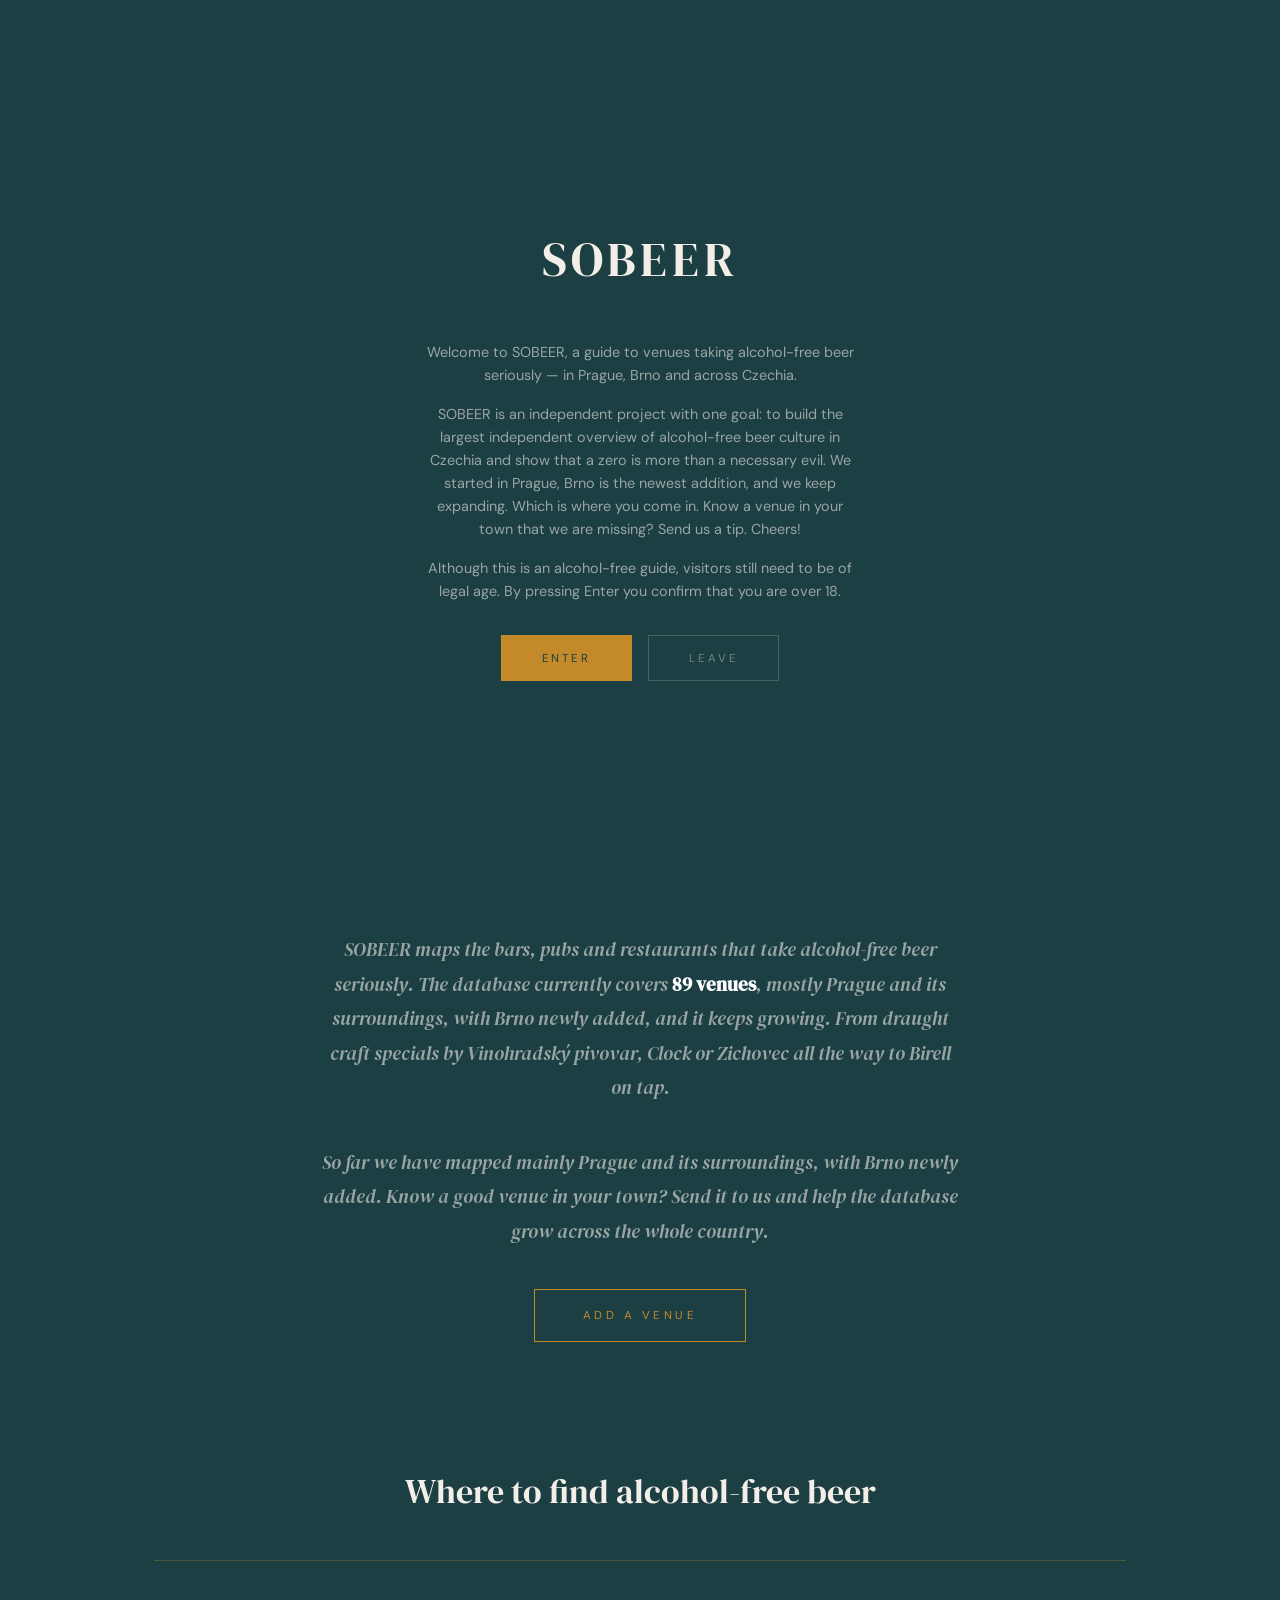
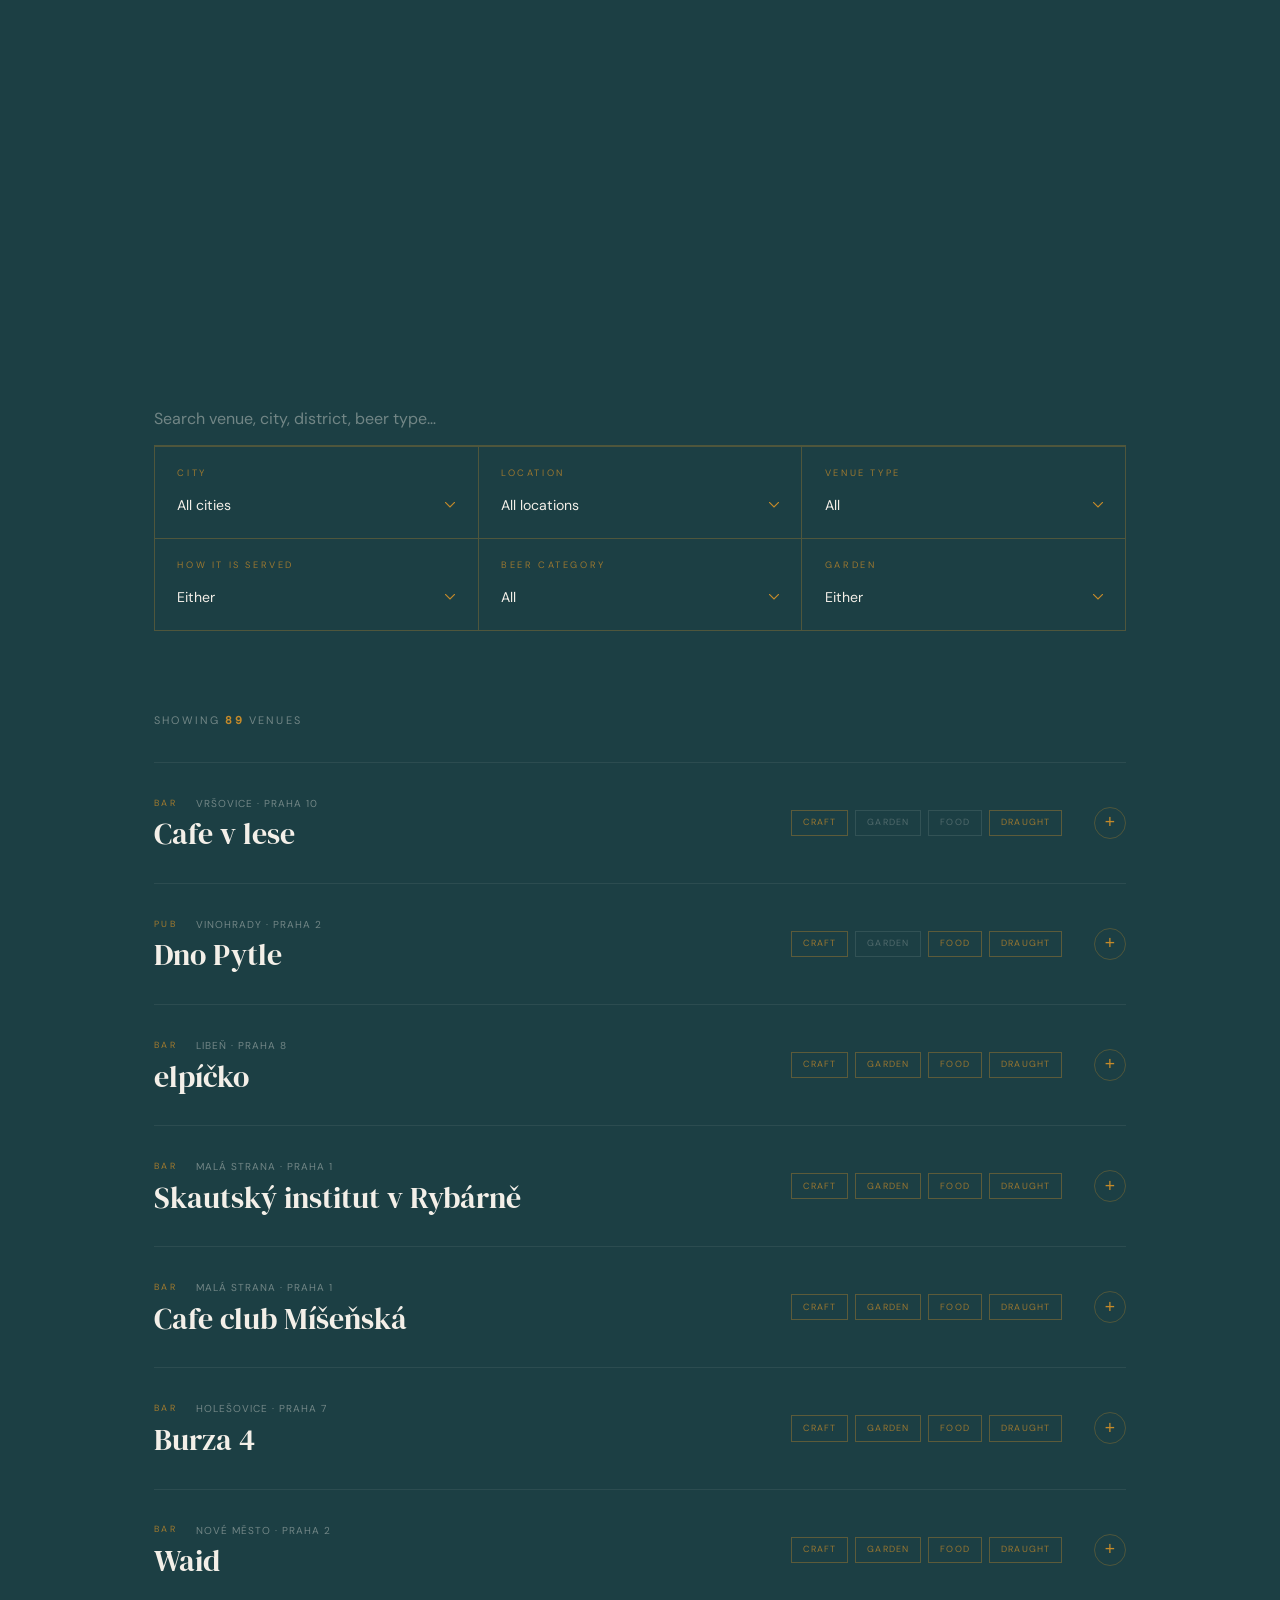
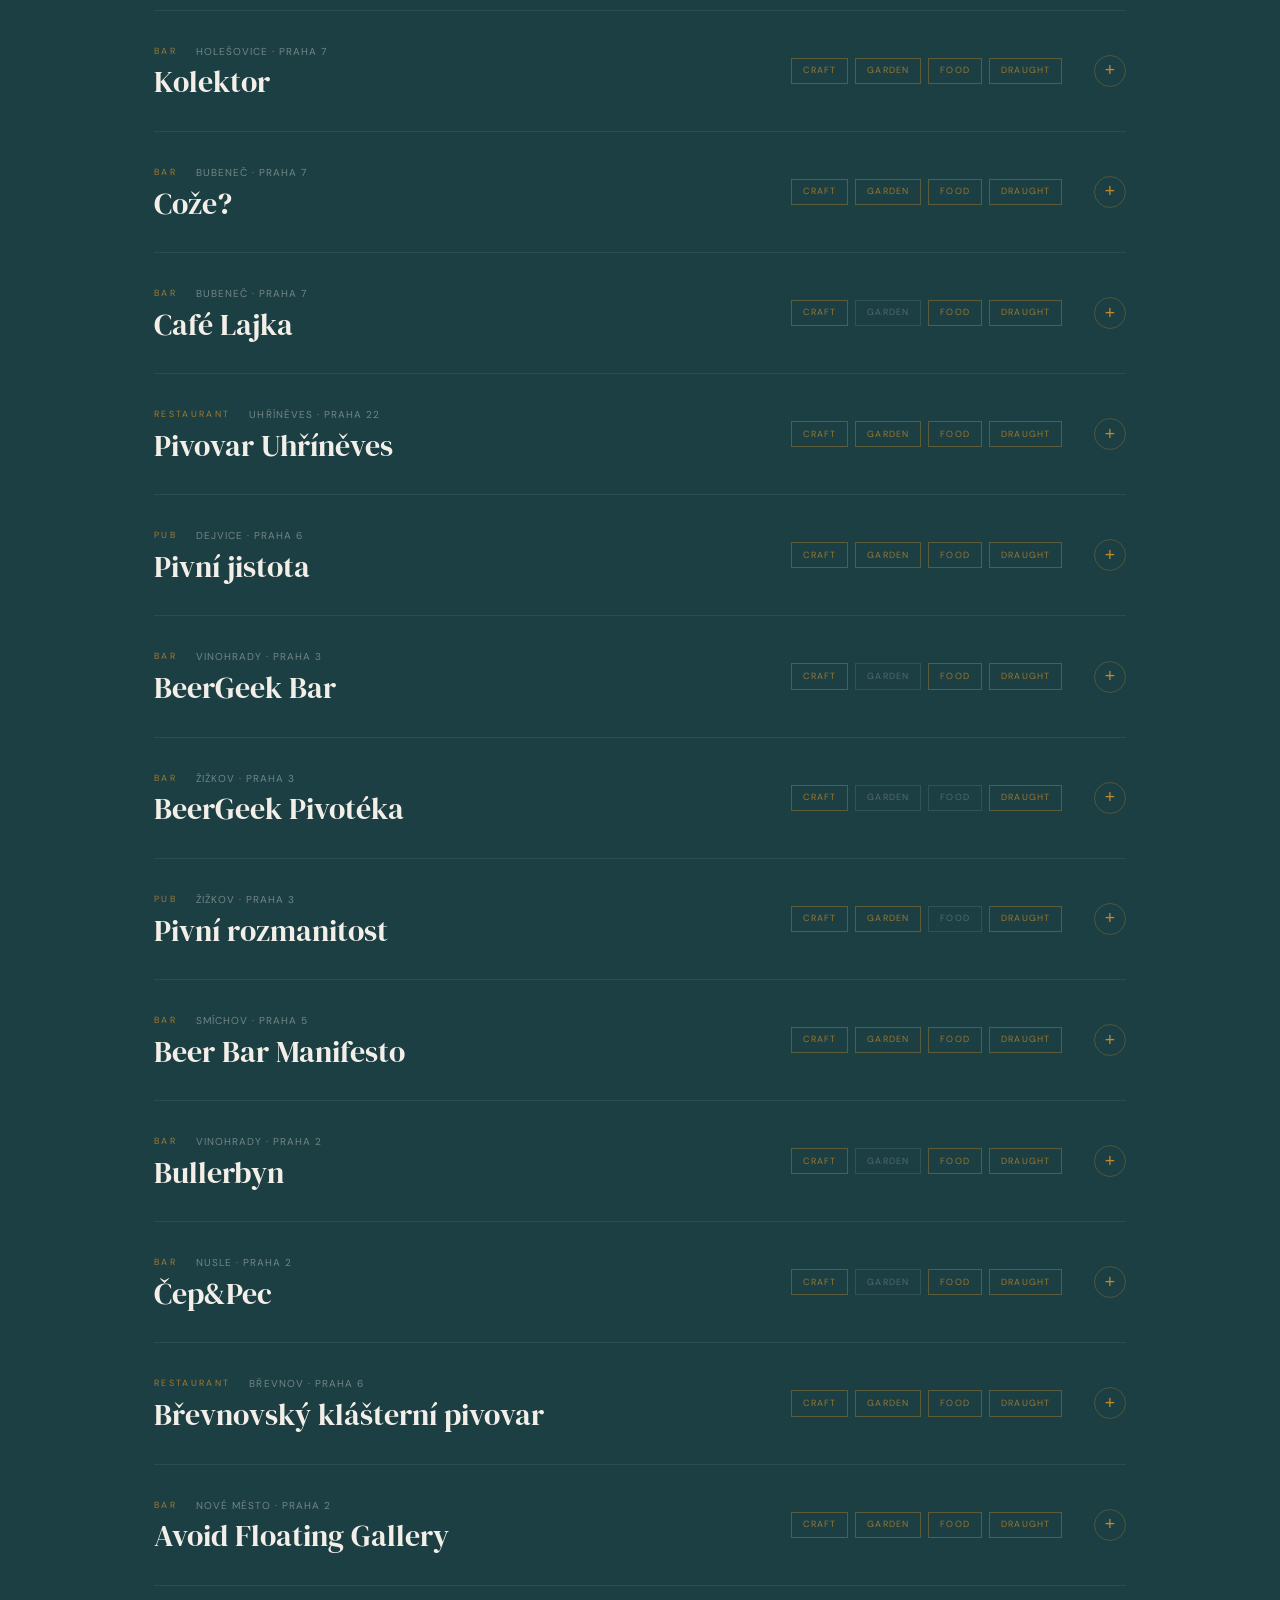
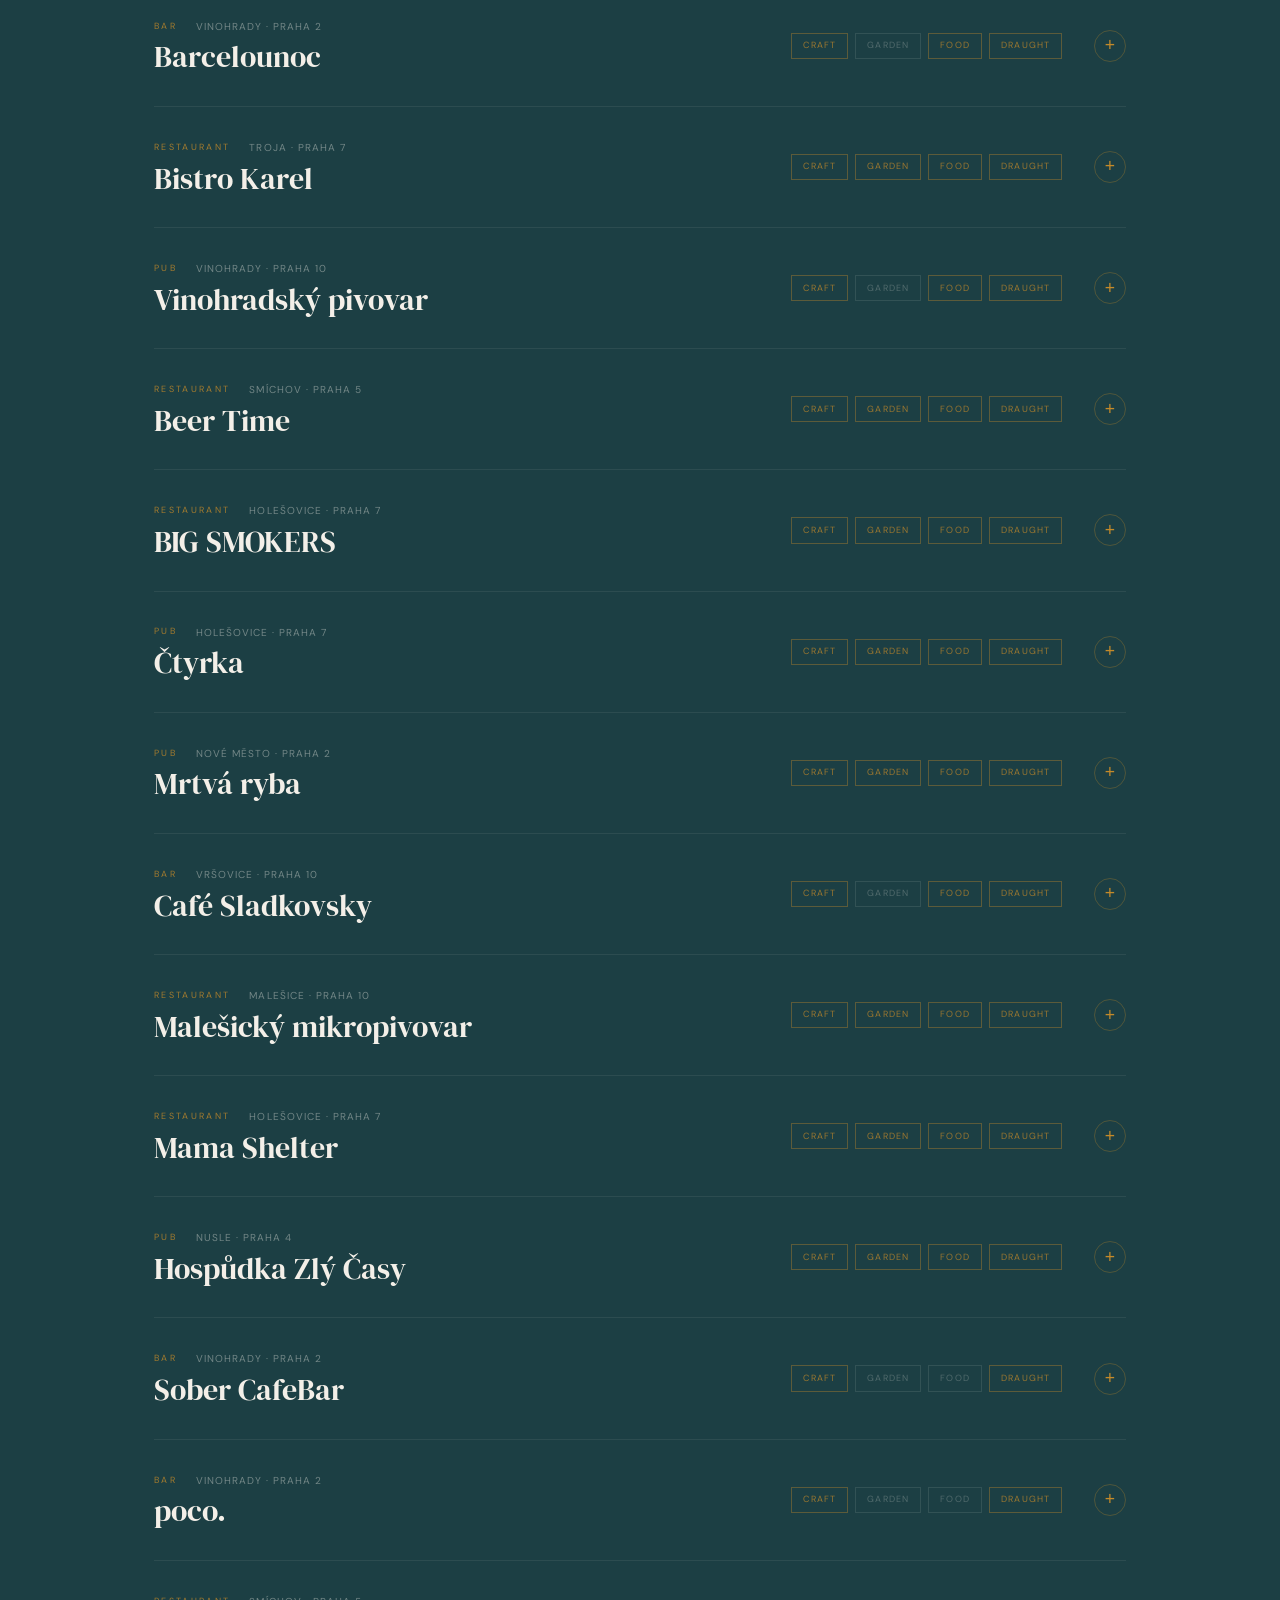
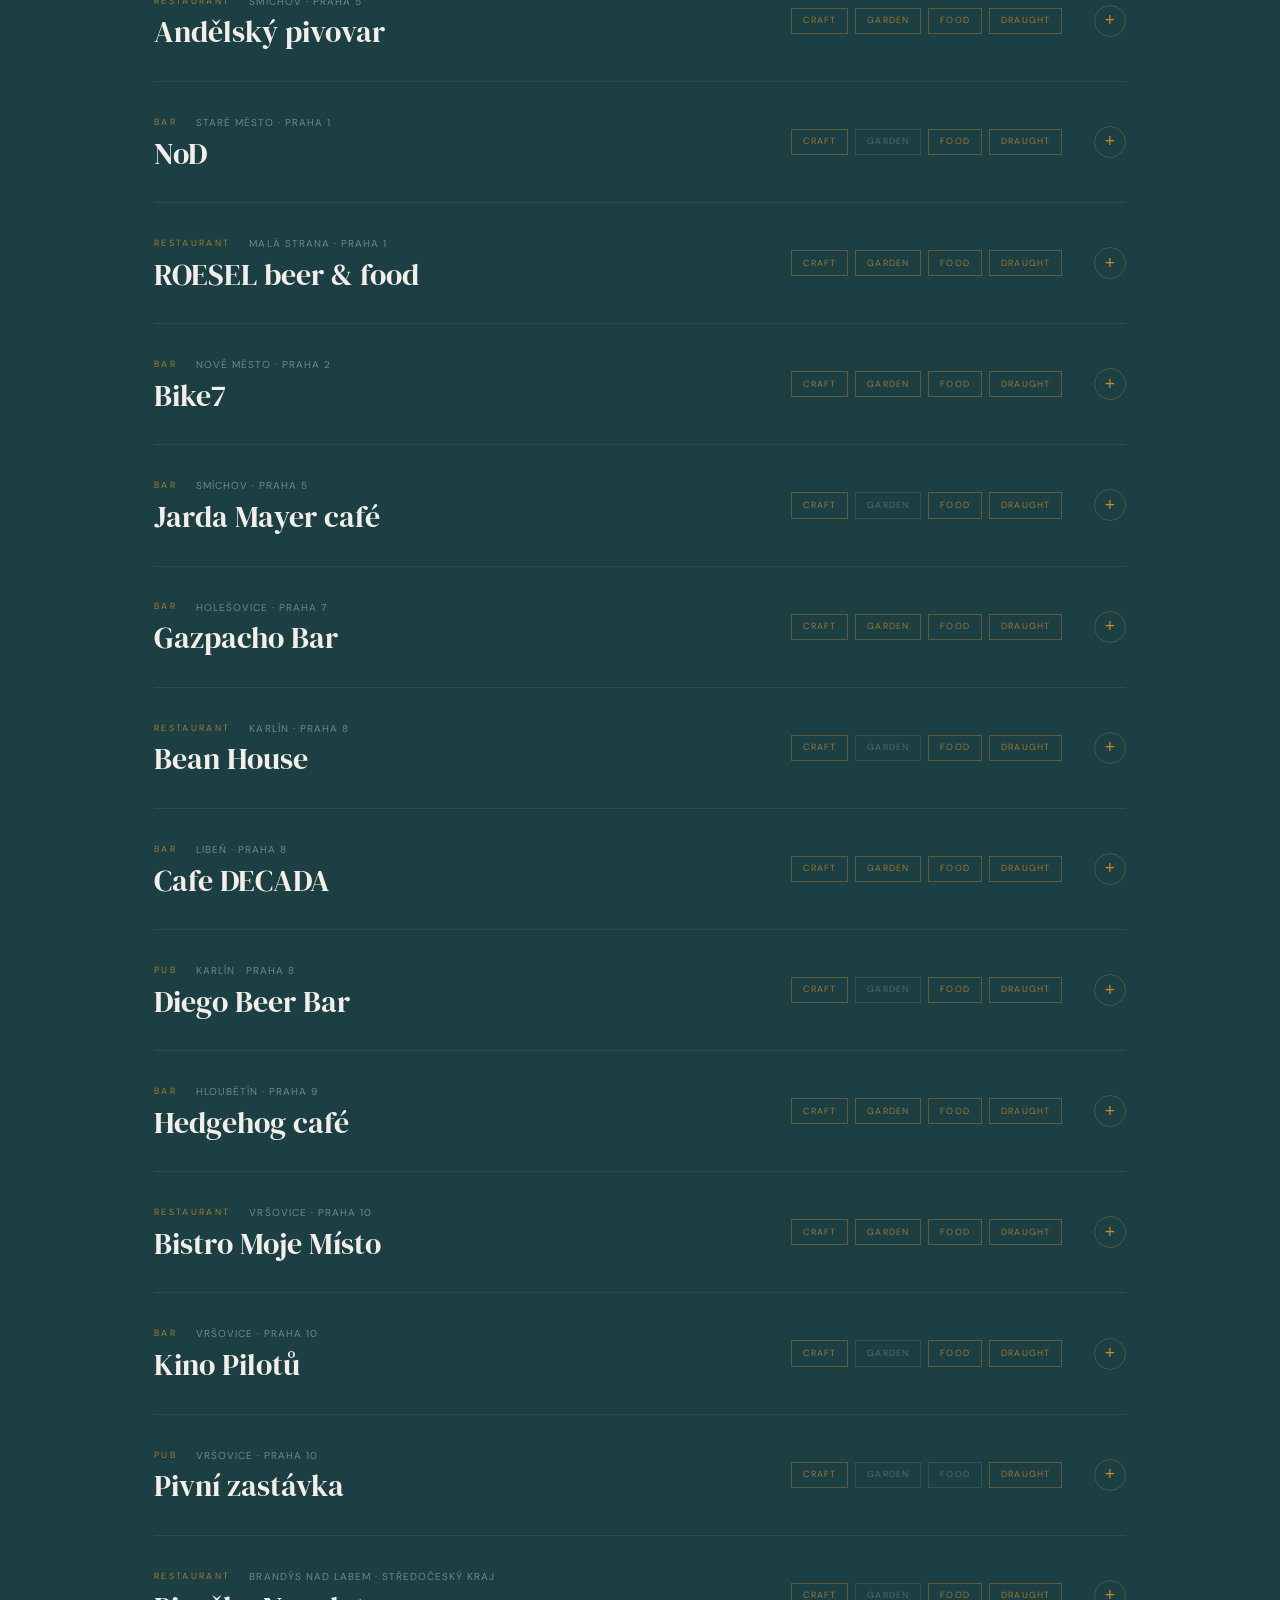
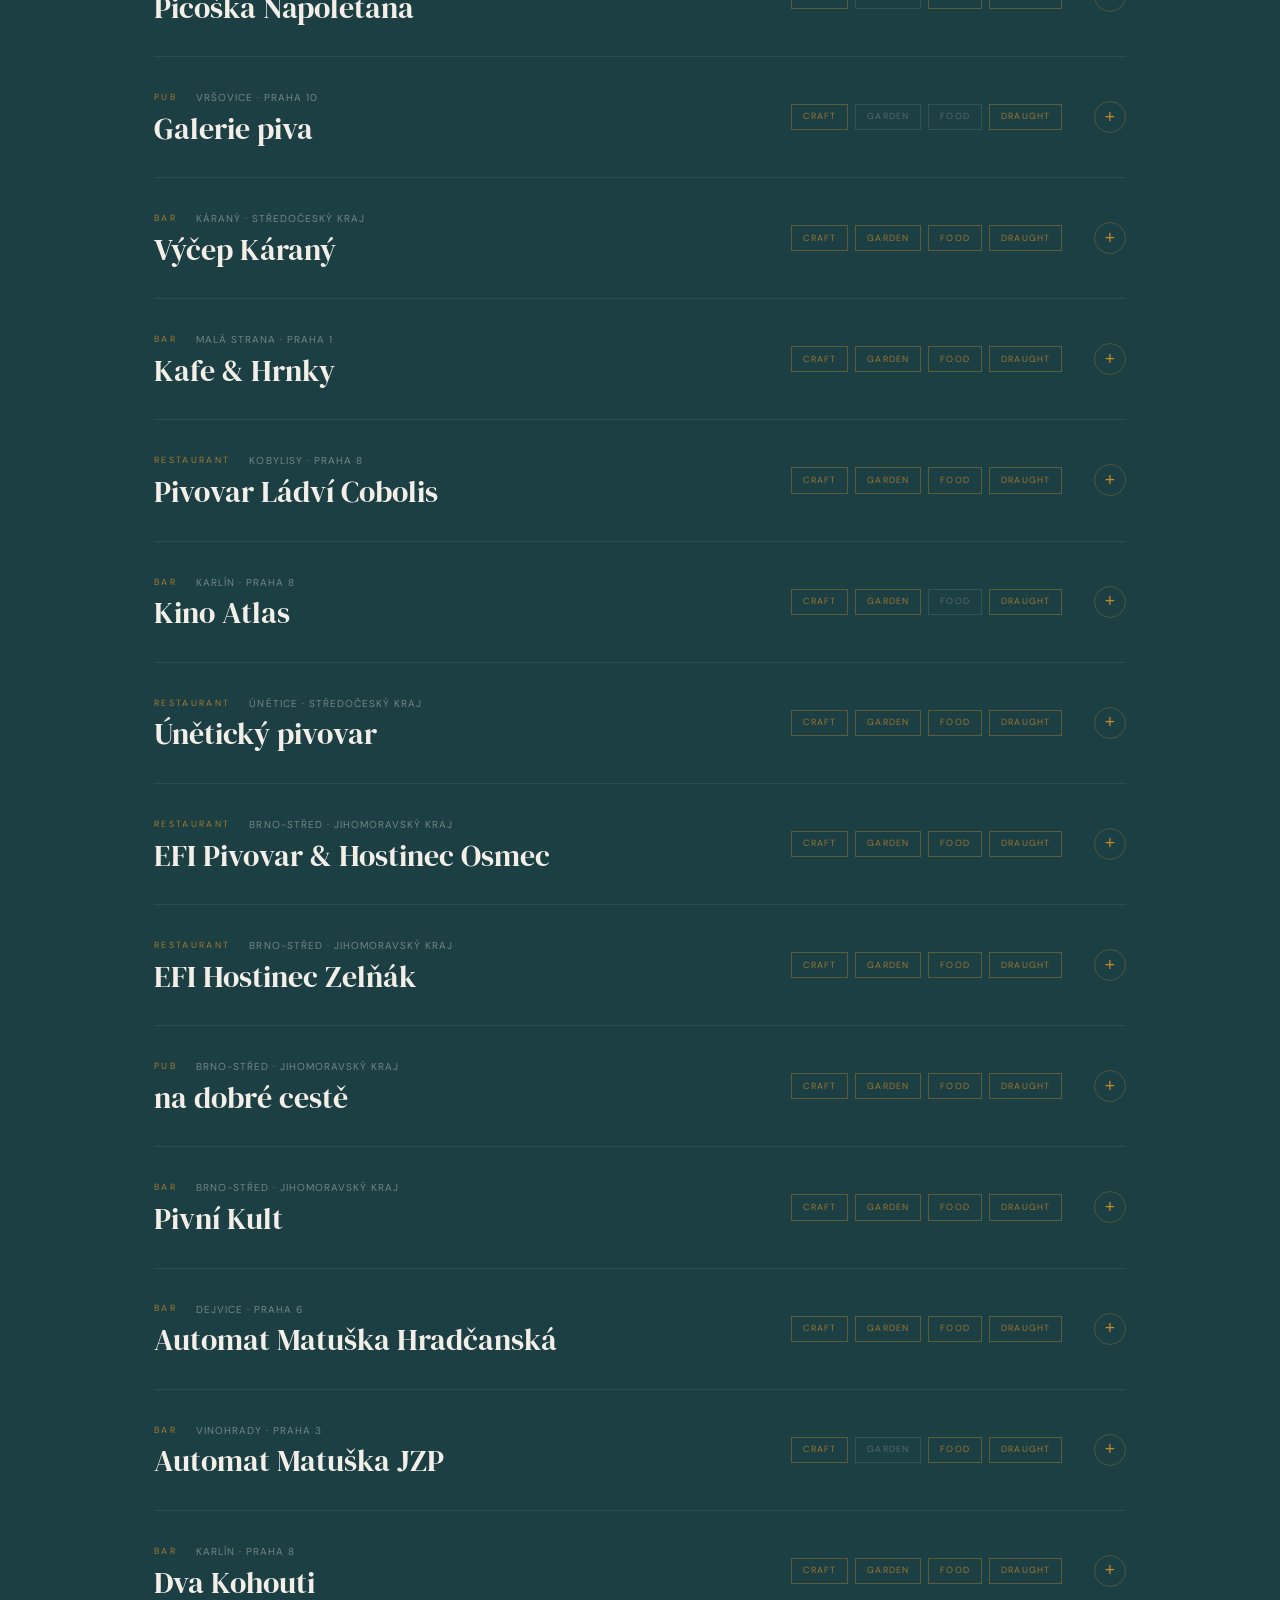
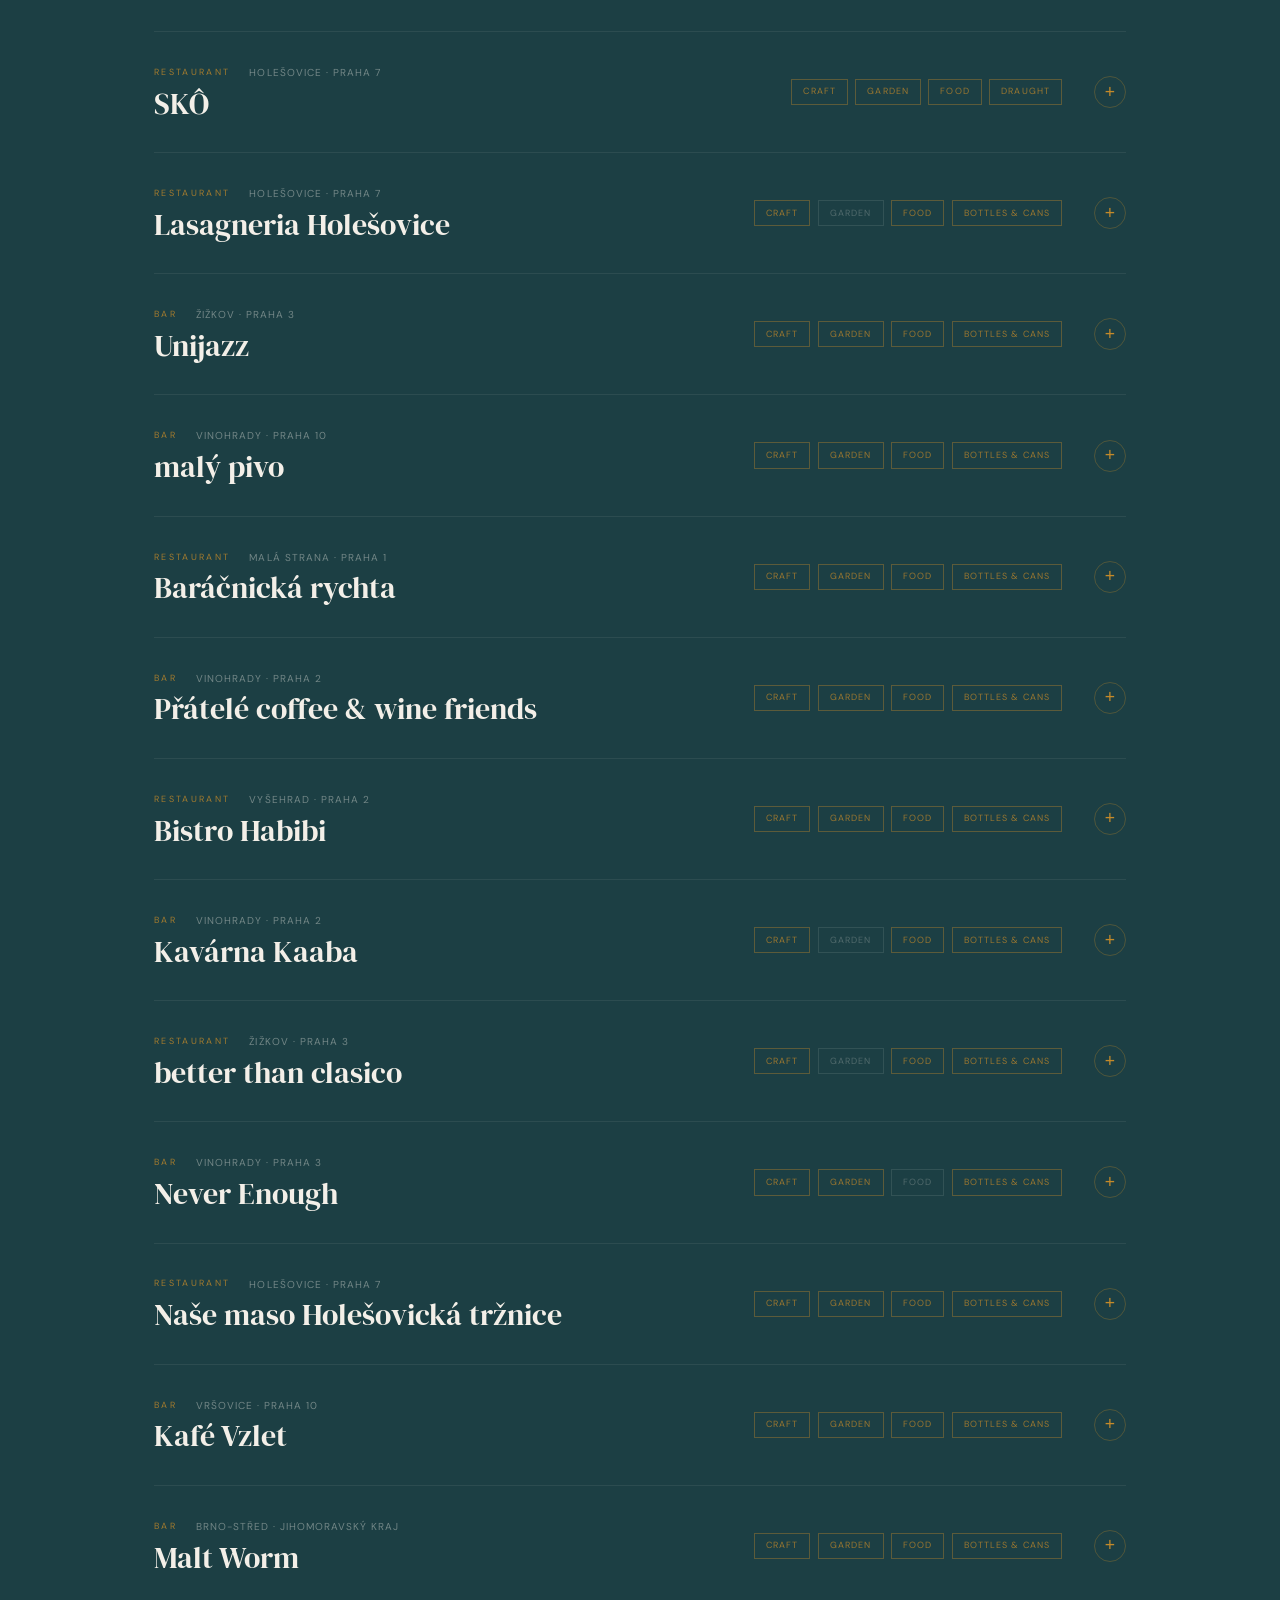
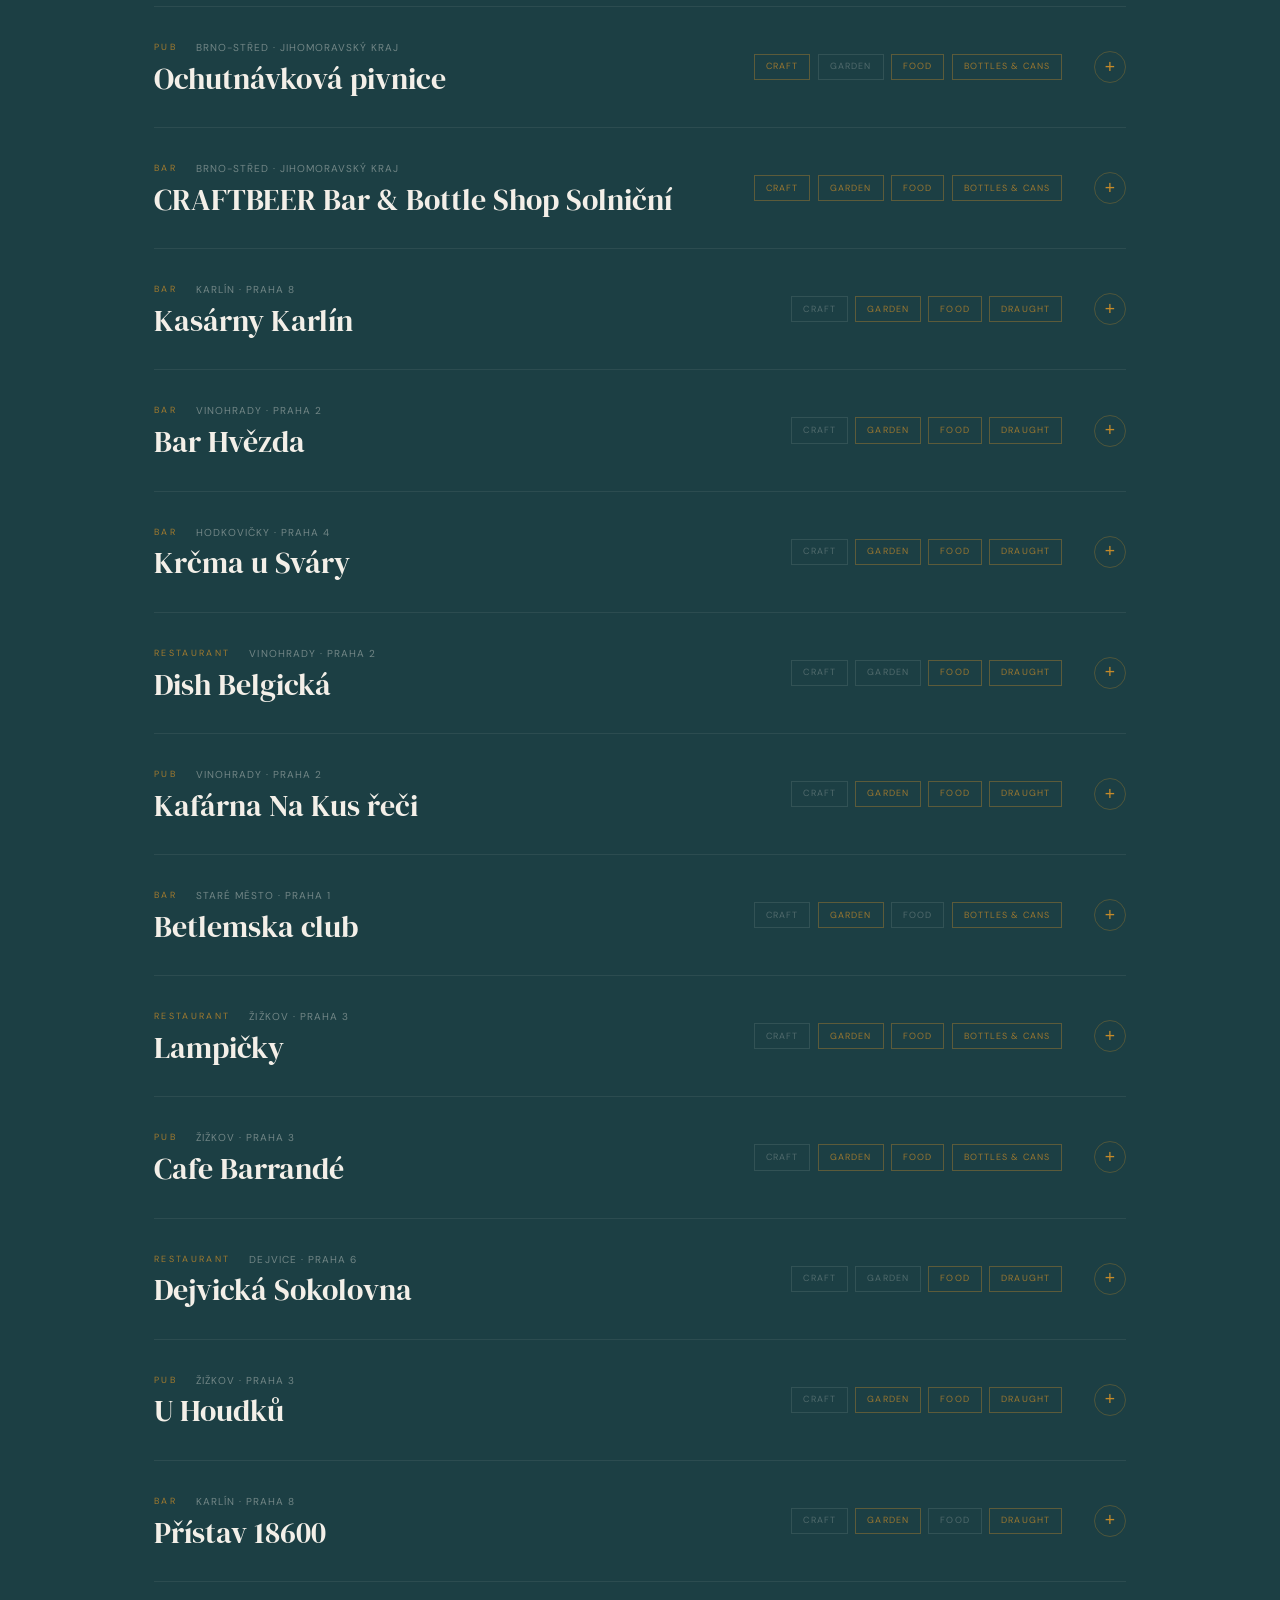
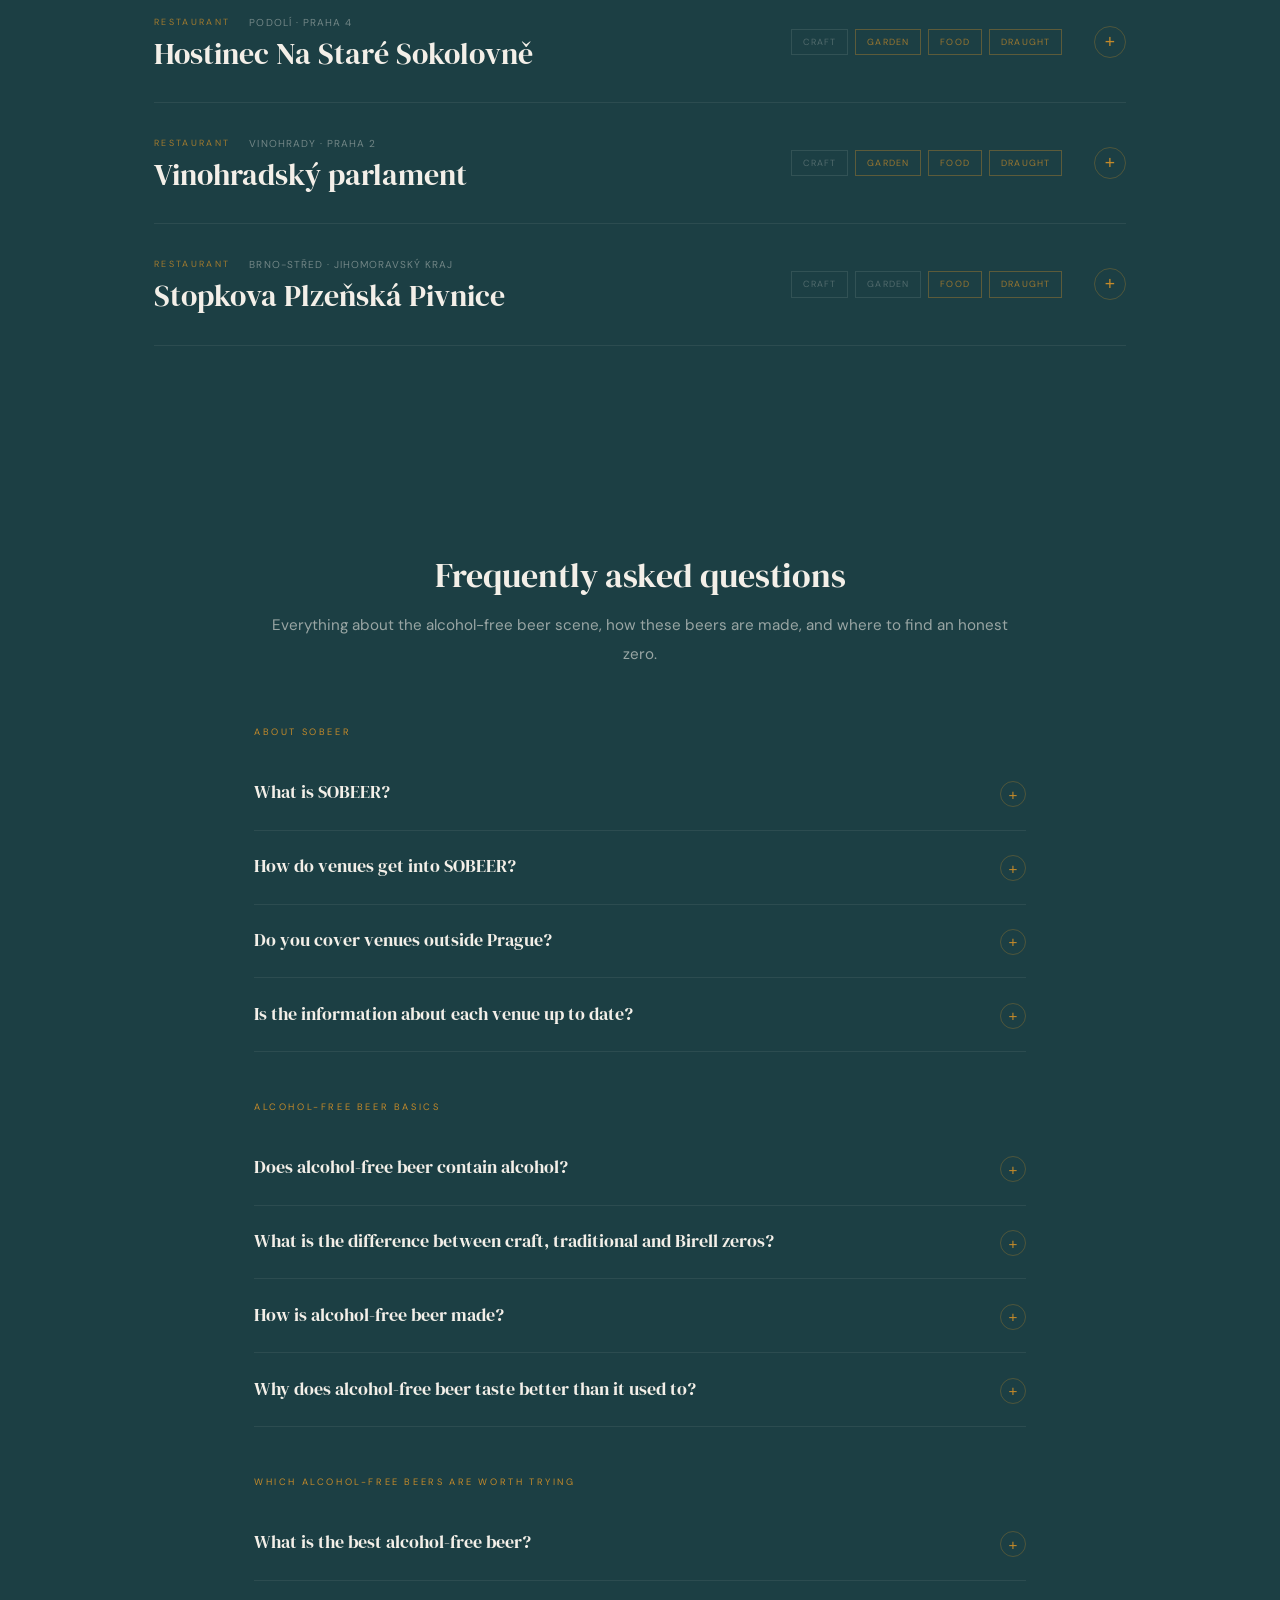
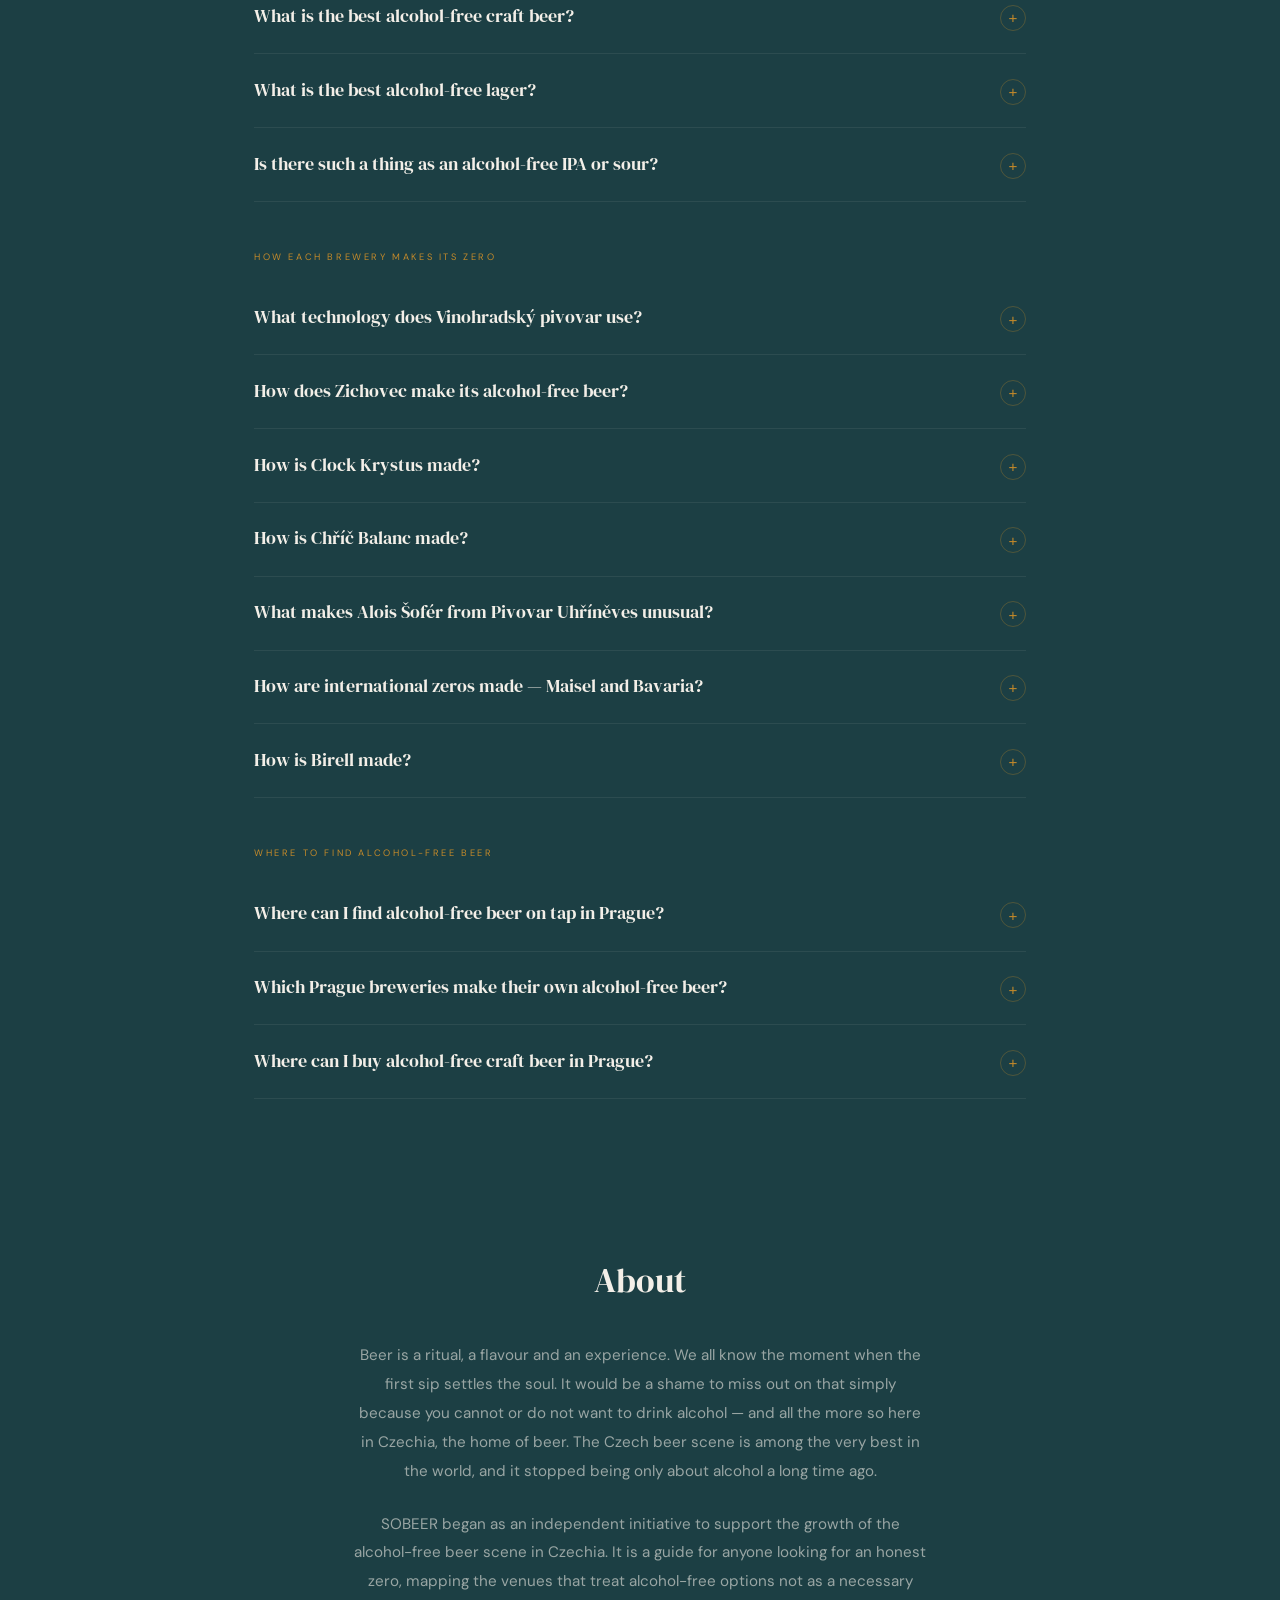
<file: en/index.html>
<!DOCTYPE html>
<html lang="en">
<head>
<meta charset="UTF-8"/>
<meta name="viewport" content="width=device-width, initial-scale=1.0"/>

<script id="Cookiebot" src="https://consent.cookiebot.com/uc.js" data-cbid="0d995c75-9cc4-4f51-a0a2-799a61af53cb" data-blockingmode="auto" type="text/javascript"></script>
<!-- Google Tag Manager -->
<script>(function(w,d,s,l,i){w[l]=w[l]||[];w[l].push({'gtm.start':
new Date().getTime(),event:'gtm.js'});var f=d.getElementsByTagName(s)[0],
j=d.createElement(s),dl=l!='dataLayer'?'&l='+l:'';j.async=true;j.src=
'https://www.googletagmanager.com/gtm.js?id='+i+dl;f.parentNode.insertBefore(j,f);
})(window,document,'script','dataLayer','GTM-T2G9D4ZF');</script>
<!-- End Google Tag Manager -->
<title>SOBEER — Alcohol-free beer in Prague, Brno &amp; Czechia</title>
<meta name="description" content="SOBEER | Where to find alcohol-free beer on tap? A guide to bars, pubs and restaurants in Prague, Brno and across Czechia that take a good zero seriously."/>
<meta name="author" content="SOBEER"/>
<meta name="robots" content="index, follow"/>
<link rel="canonical" href="https://sobeer.cz/en/"/>
<link rel="alternate" hreflang="cs" href="https://sobeer.cz/"/>
<link rel="alternate" hreflang="en" href="https://sobeer.cz/en/"/>
<link rel="alternate" hreflang="x-default" href="https://sobeer.cz/"/>
<meta property="og:type" content="website"/>
<meta property="og:url" content="https://sobeer.cz/en/"/>
<meta property="og:title" content="SOBEER — Alcohol-free beer in Prague, Brno and across Czechia"/>
<meta property="og:description" content="Where to go for alcohol-free beer? A guide to the scene in Prague, Brno and beyond."/>
<meta property="og:locale" content="en_GB"/>
<meta property="og:locale:alternate" content="cs_CZ"/>
<meta property="og:site_name" content="SOBEER"/>
<link rel="icon" type="image/x-icon" href="../favicon.ico"/>
<link rel="icon" type="image/png" sizes="32x32" href="../favicon-32x32.png"/>
<link rel="icon" type="image/png" sizes="16x16" href="../favicon-16x16.png"/>
<link rel="apple-touch-icon" sizes="180x180" href="../apple-touch-icon.png"/>
<link rel="manifest" href="/site.webmanifest"/>


<script type="application/ld+json">
{
  "@context": "https://schema.org",
  "@type": "Organization",
  "@id": "https://sobeer.cz/#organization",
  "name": "SOBEER",
  "alternateName": "SOBEER — a guide to the alcohol-free beer scene",
  "url": "https://sobeer.cz/",
  "logo": "https://sobeer.cz/android-chrome-512x512.png",
  "description": "An independent guide to the alcohol-free beer scene in Czechia. It maps the bars, pubs and restaurants that treat alcohol-free beer as a quality craft product.",
  "email": "f.kubus7@gmail.com",
  "foundingDate": "2026",
  "areaServed": {"@type": "Country", "name": "Czechia", "alternateName": "CZ"},
  "knowsAbout": ["alcohol-free beer","non-alcoholic beer","craft alcohol-free beer","alcohol-free beer Prague","alcohol-free beer Brno","alcohol-free beer Czechia","draught alcohol-free beer","beer culture"],
  "sameAs": ["https://neudopsym.cz"],
  "founder": {
    "@type": "Person",
    "name": "Filip Kubus",
    "alternateName": "Neudopsym",
    "url": "https://neudopsym.cz",
    "sameAs": [
      "https://neudopsym.cz",
      "https://www.instagram.com/neudopsym.photo/",
      "https://www.linkedin.com/in/filip-kubus/"
    ]
  }
}
</script>

<script type="application/ld+json">
{
  "@context": "https://schema.org",
  "@type": "FAQPage",
  "inLanguage": "en",
  "mainEntity": [
    {
      "@type": "Question",
      "name": "What is SOBEER?",
      "acceptedAnswer": {
        "@type": "Answer",
        "text": "SOBEER is an independent guide to the alcohol-free beer scene in Czechia. It maps the venues that treat alcohol-free beer not as a necessary evil but as a craft product in its own right. For every venue you will find the address, opening hours, the specific alcohol-free beers split into draught and bottled, and whether there is a garden and food. The site is free, carries no advertising and is independent of the breweries."
      }
    },
    {
      "@type": "Question",
      "name": "How do venues get into SOBEER?",
      "acceptedAnswer": {
        "@type": "Answer",
        "text": "Venues are never added for money or to order. There is one criterion — they serve alcohol-free beer and they take it seriously. Know a venue that is missing? Send us a tip through the Add a venue form. The database grows mainly thanks to tips from people like you."
      }
    },
    {
      "@type": "Question",
      "name": "Do you cover venues outside Prague?",
      "acceptedAnswer": {
        "@type": "Answer",
        "text": "Yes. We started in Prague and the database is still most detailed here. Brno is the newest addition, and we also have venues in the Central Bohemian Region — and it will go further. The alcohol-free beer scene is developing across the whole country and we want to map all of it. If you know a good venue in your town, send us a tip through the Add a venue form. The database grows mainly thanks to tips from people who know their own neighbourhood."
      }
    },
    {
      "@type": "Question",
      "name": "Is the information about each venue up to date?",
      "acceptedAnswer": {
        "@type": "Answer",
        "text": "We verify the data and update it continuously, but what a venue pours changes — especially where seasonal specials rotate on the taps. The information is therefore indicative only. If you are travelling for one particular beer, we recommend checking availability with the venue directly. Spotted a mistake? Write to us through the contact form."
      }
    },
    {
      "@type": "Question",
      "name": "Does alcohol-free beer contain alcohol?",
      "acceptedAnswer": {
        "@type": "Answer",
        "text": "Yes, but in trace amounts. Under Czech law a beer may be labelled alcohol-free if it contains no more than 0.5 % alcohol by volume. Most Czech alcohol-free beers sit between 0.3 and 0.5 %. There are also beers declared at 0.0 % — typically international brands such as Bavaria, aiming at an absolute zero. For comparison, kefir, a ripe banana and yeast bread all contain similar amounts."
      }
    },
    {
      "@type": "Question",
      "name": "What is the difference between craft, traditional and Birell zeros?",
      "acceptedAnswer": {
        "@type": "Answer",
        "text": "On SOBEER we sort alcohol-free beers into three categories by origin and approach: Craft — craft alcohol-free beers from small independent breweries. On SOBEER you will come across Vinohradský pivovar, Zichovec, Clock, Chříč, Sibeeria or Pivovar Uhříněves, among others — and the scene is far wider than that. These are often IPAs, sours or specials where the alcohol-free version is developed with the same care as the original. Traditional — good alcohol-free beers, usually from established or international breweries, holding a classic beer profile. Bakalář, Bernard, Maisel, Budvar, Krušovice or Lobkowicz, among many others. Birell — a category of its own. The pioneer of Czech alcohol-free beer, launched in 1992 and still the most widespread zero in the country. You will find it almost everywhere, which is both its strength and the reason we list it separately."
      }
    },
    {
      "@type": "Question",
      "name": "How is alcohol-free beer made?",
      "acceptedAnswer": {
        "@type": "Answer",
        "text": "There are two basic routes to staying under 0.5 % alcohol: Never let the alcohol form — known as arrested or controlled fermentation. A special yeast strain is pitched into the wort which can process only simple sugars (glucose, fructose) but cannot digest maltose, the main sugar from the malt. Fermentation stops naturally before any measurable amount of alcohol is produced. Remove the alcohol from finished beer — the brewery makes a full beer and then takes the alcohol out, either mechanically through a membrane (reverse osmosis) or by evaporation under vacuum at low temperature. Most beers made by controlled fermentation have to be pasteurised — a lot of unfermented sugar stays in the beer, and without pasteurisation wild yeast in the can could finish the job and push the alcohol up. Brewery Method Pasteurised Typical beer Vinohradský pivovar Membrane filtration (reverse osmosis) No Vinohradská 12 Nealko Zichovec Controlled fermentation Yes Drink and Drive Clock Controlled fermentation Yes Krystus Chříč Controlled fermentation Yes Balanc Sibeeria Controlled fermentation Yes Good News NEIPA Pivovar Uhříněves Controlled fermentation No — not filtered either Alois Šofér Birell (Radegast) Controlled fermentation Yes Birell Světlý Maisel Vacuum distillation + blending Yes Maisel's Weisse Alkoholfrei Bavaria Vacuum distillation / bioreactor Yes Bavaria 0.0 % Original"
      }
    },
    {
      "@type": "Question",
      "name": "Why does alcohol-free beer taste better than it used to?",
      "acceptedAnswer": {
        "@type": "Answer",
        "text": "Older methods cut fermentation short by force, leaving a sweet worty off-flavour that gave alcohol-free beer its long-standing reputation as an emergency option. Boiling the alcohol off, meanwhile, damaged the flavour through heat shock. Today's technology gets around both problems. Special yeast strains let the beer ferment for the full standard period, while membrane filtration and vacuum distillation work cold. Brewers also compensate for the missing alcohol — which carries aroma in beer — with heavy dry hopping and recipe adjustments: higher mash temperatures, oat and rice flakes for body, biological acidification for freshness."
      }
    },
    {
      "@type": "Question",
      "name": "What is the best alcohol-free beer?",
      "acceptedAnswer": {
        "@type": "Answer",
        "text": "There is no single best alcohol-free beer — taste is subjective and it depends on what you want from it. One person is after a bitter lager with lunch, another a fruit bomb on a summer afternoon. Among the beers with the strongest long-standing reputation are Vinohradská 12 Nealko and Vinohradská Hazy Galaxy IPA from Vinohradský pivovar, Clock Krystus from Potštejn, Chříč Balanc, the Drink range from Zichovec, Good News from Sibeeria, and Alois Šofér from Pivovar Uhříněves. The best way to find yours is to taste several different styles side by side. That is exactly what SOBEER is for."
      }
    },
    {
      "@type": "Question",
      "name": "What is the best alcohol-free craft beer?",
      "acceptedAnswer": {
        "@type": "Answer",
        "text": "The choice is wide and keeps growing. In the craft alcohol-free category, these breweries come up most often: Vinohradský pivovar — Vinohradská 12 Nealko and Hazy Galaxy IPA. Made by membrane filtration, which keeps them very close in flavour to the originals. Clock — Krystus (an unfiltered alcohol-free IPA with Mosaic and Talus), Leviticus DH (a lager), Lazarus and Nana (fruit sours). Zichovec — the Drink range: Drink and Drive (hazy IPA), Drink and Swim (passion fruit sour), Drink and Razz (raspberry). Sibeeria — Good News NEIPA, a Gose with blood orange and rosemary, and a Czech Pilsner, plus Hop Water with neither calories nor alcohol. Chříč — Balanc, an alcohol-free IPA with a pronounced spicy bitterness, plus a summer edition with lime and rosemary. Which of them is best comes down to personal preference. They differ in style and in how they are made."
      }
    },
    {
      "@type": "Question",
      "name": "What is the best alcohol-free lager?",
      "acceptedAnswer": {
        "@type": "Answer",
        "text": "If you are after the classic Czech profile — bitterness, bite, malt body — there are several routes. From the craft scene, the closest to a traditional Czech twelve is Vinohradská 12 Nealko, hopped with Saaz and Sládek. An interesting alternative is Clock Leviticus DH, a lager dry-hopped with American Amarillo, and Sibeeria Good News Czech Pilsner. A special place belongs to Alois Šofér from Pivovar Uhříněves — one of the few alcohol-free beers on the market that is neither filtered nor pasteurised. Among the traditional brands, popular choices include Bernard, Bakalář or Budvar."
      }
    },
    {
      "@type": "Question",
      "name": "Is there such a thing as an alcohol-free IPA or sour?",
      "acceptedAnswer": {
        "@type": "Answer",
        "text": "Yes, and they are among the most interesting things the scene has to offer. Strong bitterness and acidity do an excellent job of masking the thinner body that often troubles alcohol-free beer. Alcohol-free IPAs — Clock Krystus, Chříč Balanc, Zichovec Drink and Drive, Sibeeria Good News NEIPA, Vinohradská Hazy Galaxy or Maisel Urban IPA Alkoholfrei, for example. Alcohol-free sours — Clock Lazarus (passion fruit, mango, peach) and Nana (raspberry), Zichovec Drink and Swim and Drink and Razz, or Sibeeria's Gose with blood orange and rosemary. Wheat beers — Maisel's Weisse Alkoholfrei, Paulaner Weissbier 0.0 % or Bavaria 0.0 % Wit, for example."
      }
    },
    {
      "@type": "Question",
      "name": "What technology does Vinohradský pivovar use?",
      "acceptedAnswer": {
        "@type": "Answer",
        "text": "Vinohradský pivovar is the only Czech craft brewery taking the route of membrane filtration, that is reverse osmosis. The process runs at their new site in Káraný. First an entirely standard beer is brewed, fermented out and matured — so it has full body, natural bitterness and complex flavour. The finished beer is then forced under pressure along a semi-permeable membrane whose pores let only the smallest molecules through: water and alcohol. Hop oils, proteins and aromatic compounds are too large and stay behind as a thick beer concentrate. The water removed is then returned to the concentrate — local groundwater naturally filtered through the gravel beds of the Jizera. The beer never undergoes heat shock, so it keeps the aroma and character of the original."
      }
    },
    {
      "@type": "Question",
      "name": "How does Zichovec make its alcohol-free beer?",
      "acceptedAnswer": {
        "@type": "Answer",
        "text": "The family brewery Zichovec relies on controlled fermentation with special yeast strains. The alcohol is never removed — it simply barely forms in the first place. The yeast ferments the wort only very slightly and the alcohol level naturally stays under 0.5 %. Because most of the sugars remain untouched, Zichovec has to pasteurise the finished cans so that no stray wild yeast finishes the fermentation inside the packaging. Zichovec's alcohol-free beers are easy to spot by names beginning with Drink — Drink and Drive, Drink and Shine, Drink and Swim, Drink and Razz, Drink and Grill, Drink and Be Real."
      }
    },
    {
      "@type": "Question",
      "name": "How is Clock Krystus made?",
      "acceptedAnswer": {
        "@type": "Answer",
        "text": "Brewery Clock in Potštejn uses, like Zichovec, controlled fermentation. The yeast processes only simple sugars, leaves the malt-derived maltose alone, and fermentation stops by itself below the legal limit. Because a high proportion of malt sugars remains, the beer never tastes watery. Clock makes up for the missing alcohol with heavy dry hopping — Krystus is an unfiltered alcohol-free IPA hopped with Mosaic and Talus, which bring notes of tropical fruit, peach and citrus. Every batch is pasteurised at the end. Besides Krystus, Clock also brews the alcohol-free lager Leviticus DH and the fruit sours Lazarus and Nana."
      }
    },
    {
      "@type": "Question",
      "name": "How is Chříč Balanc made?",
      "acceptedAnswer": {
        "@type": "Answer",
        "text": "Brewery Chříč in the Křivoklát area — a sheltered workshop housed in a baroque brewery — makes Balanc by controlled fermentation with special yeast strains, the same biological route taken by Zichovec and Clock. The yeast consumes only simple sugars and then naturally stops working. Plenty of unfermented malt sugar stays in the beer, which gives Balanc full body and keeps it from tasting watery. The finished beer is pasteurised. Balanc is a pale top-fermented alcohol-free IPA with a pronounced spicy bitterness and tropical fruit aroma. Besides the standard version there is a summer edition, Balanc Limeta & Rozmarýn."
      }
    },
    {
      "@type": "Question",
      "name": "What makes Alois Šofér from Pivovar Uhříněves unusual?",
      "acceptedAnswer": {
        "@type": "Answer",
        "text": "Šofér is one of the few alcohol-free beers on the market that is neither filtered nor pasteurised. It is packaged live, stays slightly hazy and keeps a full bitter character close to a classic Czech ten-degree lager. The brewery uses controlled fermentation with a special yeast strain, but the rest of the process is purely traditional: floor-malted Pilsner malt and Saaz hops, which also dry-hop the beer directly in the lagering tank. While other craft breweries experiment with sours and hazy IPAs, Pivovar Uhříněves sticks to the Czech lager line."
      }
    },
    {
      "@type": "Question",
      "name": "How are international zeros made — Maisel and Bavaria?",
      "acceptedAnswer": {
        "@type": "Answer",
        "text": "Both breweries use vacuum distillation. At normal pressure alcohol evaporates at 78 °C, which would ruin the beer. Under vacuum the boiling point drops to roughly 35–40 °C, so the beer never undergoes heat shock. Maisel in Bayreuth, Bavaria, adds a step of its own: the dealcoholised batch is blended with a second wort whose fermentation was deliberately stopped at the very start. The result has hop aroma and malt body alike. Bavaria in the Netherlands aims at an absolute 0.0 %. For its main beer styles it uses vacuum distillation; for malt drinks it uses its own patented bioreactor with immobilised yeast, which gives the wort beer character without producing any alcohol at all."
      }
    },
    {
      "@type": "Question",
      "name": "How is Birell made?",
      "acceptedAnswer": {
        "@type": "Answer",
        "text": "Birell is brewed at the Radegast brewery and is the pioneer of the whole category — it reached the Czech market back in 1992, when brewmaster Ivo Kaňák brought a special yeast strain back from Zurich. It uses controlled fermentation. The yeast produces minimal alcohol while still creating the same flavour and aroma compounds as a classic lager fermentation. Fermentation runs the full standard 21 days with nothing cut short, so no sweet worty off-flavour remains. It is brewed on the same equipment as Radegast, from Pilsner and caramel malt and Czech hops. The beer is pasteurised before packaging."
      }
    },
    {
      "@type": "Question",
      "name": "Where can I find alcohol-free beer on tap in Prague?",
      "acceptedAnswer": {
        "@type": "Answer",
        "text": "Alcohol-free beer on tap stopped being a rarity a long time ago. You will find it in the list above — just set the How it is served filter to Draught, and add the Craft filter if you want craft breweries only. The strongest coverage is in Vinohrady, Žižkov, Karlín, Holešovice and Dejvice. The map above shows venues near you — allow location access and it will centre on where you are."
      }
    },
    {
      "@type": "Question",
      "name": "Which Prague breweries make their own alcohol-free beer?",
      "acceptedAnswer": {
        "@type": "Answer",
        "text": "Vinohradský pivovar — Vinohradská 12 Nealko and Hazy Galaxy IPA, made by membrane filtration in Káraný. You can drink them at the brewery on Korunní and in plenty of other venues around the city. Pivovar Uhříněves — Alois Šofér, an unfiltered and unpasteurised lager. On tap at the brewery restaurant and beyond it. Sibeeria — a brewery in Vysočany with the Good News range and Hop Water hop waters. Outside Prague itself, worth attention are Zichovec from the Slaný area, Chříč from the Křivoklát area and Clock from Potštejn."
      }
    },
    {
      "@type": "Question",
      "name": "Where can I buy alcohol-free craft beer in Prague?",
      "acceptedAnswer": {
        "@type": "Answer",
        "text": "The best selection of bottled and canned alcohol-free specials is in the bottle shops. The SOBEER list includes several where you can drink in or take away. Set the filters to How it is served → Bottles & cans and Beer category → Craft. Stock in bottle shops turns over quickly, so it is always worth checking on a specific beer in advance."
      }
    }
  ]
}
</script>

<link rel="stylesheet" href="../style.css"/>
</head>
<body>

<!-- Google Tag Manager (noscript) -->
<noscript><iframe src="https://www.googletagmanager.com/ns.html?id=GTM-T2G9D4ZF"
height="0" width="0" style="display:none;visibility:hidden"></iframe></noscript>
<!-- End Google Tag Manager (noscript) -->

<div id="age-gate">
  <div class="age-gate-box">
    <div class="age-gate-logo-text">SOBEER</div>
    <p style="font-family:'DM Sans',sans-serif;font-size:0.9rem;color:var(--cream-muted);margin-bottom:1rem;line-height:1.6">Welcome to SOBEER, a guide to venues taking alcohol-free beer seriously — in Prague, Brno and across Czechia.</p>
    <p style="font-family:'DM Sans',sans-serif;font-size:0.9rem;color:var(--cream-muted);margin-bottom:1rem;line-height:1.6">SOBEER is an independent project with one goal: to build the largest independent overview of alcohol-free beer culture in Czechia and show that a zero is more than a necessary evil. We started in Prague, Brno is the newest addition, and we keep expanding. Which is where you come in. Know a venue in your town that we are missing? Send us a tip. Cheers!</p>
    <p style="font-family:'DM Sans',sans-serif;font-size:0.9rem;color:var(--cream-muted);margin-bottom:2rem;line-height:1.6">Although this is an alcohol-free guide, visitors still need to be of legal age. By pressing Enter you confirm that you are over 18.</p>
    <div class="age-gate-btns">
      <button class="age-btn-yes" onclick="ageYes()">Enter</button>
      <button class="age-btn-no" onclick="ageNo()">Leave</button>
    </div>
    <div id="age-denied" class="age-gate-denied">This website is intended for people over 18 only.</div>
  </div>
</div>

<nav id="nav">
  <a href="#" style="text-decoration:none" onclick="showPage('home');return false;">
    <span class="nav-logo-text">SOBEER</span>
  </a>
  <ul>
    <li><a href="#bary" onclick="navGoTo('#bary');return false;">Venues</a></li>
    <li><a href="#faq" onclick="navGoTo('#faq');return false;">FAQ</a></li>
    <li><a href="#o-nas" onclick="navGoTo('#o-nas');return false;">About</a></li>
    <li><a href="https://docs.google.com/forms/d/e/1FAIpQLSc26oVWWcxfFnV0y05lJRbyJ8em-22vQaTlZAj0m_smpZfCNA/viewform?usp=publish-editor" target="_blank" rel="noopener" onclick="showPage('home')">Add a venue</a></li>
    <li><a href="#kontakt" onclick="navGoTo('#kontakt');return false;">Contact</a></li>
    <li><a href="/" hreflang="cs" lang="cs">Česky</a></li>
    
  </ul>
  <button class="hamburger" id="hamburger" onclick="toggleMenu()" aria-label="Menu">
    <span></span><span></span><span></span>
  </button>
</nav>

<div id="mobile-menu">
  <ul>
    <li><a href="#bary" onclick="closeMenu();navGoTo('#bary');return false;">Venues</a></li>
    <li><a href="#faq" onclick="closeMenu();navGoTo('#faq');return false;">FAQ</a></li>
    <li><a href="#o-nas" onclick="closeMenu();navGoTo('#o-nas');return false;">About</a></li>
    <li><a href="https://docs.google.com/forms/d/e/1FAIpQLSc26oVWWcxfFnV0y05lJRbyJ8em-22vQaTlZAj0m_smpZfCNA/viewform?usp=publish-editor" target="_blank" rel="noopener" onclick="closeMenu();showPage('home')">Add a venue</a></li>
    <li><a href="#kontakt" onclick="closeMenu();navGoTo('#kontakt');return false;">Contact</a></li>
    <li><a href="/" hreflang="cs" lang="cs">Česky</a></li>
    
  </ul>
</div>

<div id="main-content">
<section class="hero">
  <h1 class="hero-logo-text">SOBEER</h1>
  <p class="hero-claim">Beer without alcohol. Flavour without compromise.</p>
  <p class="hero-claim">Find the places where a zero belongs.</p>
  <div class="hero-line"></div>
</section>

<div class="cta-add">
  <p class="reveal">SOBEER maps the bars, pubs and restaurants that take alcohol-free beer seriously. The database currently covers <strong id="tldr-count">over 70 venues</strong>, mostly Prague and its surroundings, with Brno newly added, and it keeps growing. From draught craft specials by Vinohradský pivovar, Clock or Zichovec all the way to Birell on tap.</p>
  <p>So far we have mapped mainly Prague and its surroundings, with Brno newly added. Know a good venue in your town? Send it to us and help the database grow across the whole country.</p>
  <a class="cta-btn" href="https://docs.google.com/forms/d/e/1FAIpQLSc26oVWWcxfFnV0y05lJRbyJ8em-22vQaTlZAj0m_smpZfCNA/viewform?usp=publish-editor" target="_blank" rel="noopener">Add a venue</a>
</div>

<section id="bary">
  <h2 class="section-heading reveal">Where to find alcohol-free beer</h2>

<div id="mapa">
  <div id="overview-map"></div>
</div>

  <div class="search-wrap reveal">
    <input type="text" id="search-input" placeholder="Search venue, city, district, beer type…" aria-label="Search"/>
    <button type="button" class="search-clear" id="search-clear" onclick="clearSearch()">Clear</button>
  </div>
  <div class="filters reveal">
    <div class="filter-group"><span class="filter-label">City</span><select id="f-city" aria-label="City"><option value="">All cities</option></select></div>
    <div class="filter-group"><span class="filter-label">Location</span><select id="f-district" aria-label="Location"><option value="">All locations</option></select></div>
    <div class="filter-group"><span class="filter-label">Venue type</span><select id="f-type" aria-label="Venue type"><option value="">All</option><option value="Bar">Bar</option><option value="Hospoda">Pub</option><option value="Restaurace">Restaurant</option></select></div>
    <div class="filter-group"><span class="filter-label">How it is served</span><select id="f-serve" aria-label="How it is served"><option value="">Either</option><option value="Čepované">Draught</option><option value="Lahvové">Bottles & cans</option></select></div>
    <div class="filter-group"><span class="filter-label">Beer category</span><select id="f-craft" aria-label="Beer category"><option value="">All</option><option value="Craft">Craft</option><option value="Tradiční">Traditional</option><option value="Birell">Birell</option></select></div>
    <div class="filter-group"><span class="filter-label">Garden</span><select id="f-garden" aria-label="Garden"><option value="">Either</option><option value="Ano">Yes</option><option value="Ne">No</option></select></div>
  </div>
  <div class="results-count" id="results-count"></div>
  <div class="bars-list" id="bars-list"></div>
  <div class="no-results" id="no-results">No venues match your search.</div>
</section>

<section id="faq">
  <h2 class="section-heading reveal">Frequently asked questions</h2>
  <p class="faq-sub reveal">Everything about the alcohol-free beer scene, how these beers are made, and where to find an honest zero.</p>

  <div class="faq-group-label reveal">About SOBEER</div>

  <div class="faq-item">
    <div class="faq-q" onclick="toggleFaq(this)"><h3>What is SOBEER?</h3><button class="faq-toggle" aria-label="Expand">+</button></div>
    <div class="faq-a"><div class="faq-a-inner">
      <p>SOBEER is an independent guide to the alcohol-free beer scene in Czechia. It maps the venues that treat alcohol-free beer not as a necessary evil but as a craft product in its own right.</p>
      <p>For every venue you will find the address, opening hours, the specific alcohol-free beers split into draught and bottled, and whether there is a garden and food. The site is free, carries no advertising and is independent of the breweries.</p>
    </div></div>
  </div>

  <div class="faq-item">
    <div class="faq-q" onclick="toggleFaq(this)"><h3>How do venues get into SOBEER?</h3><button class="faq-toggle" aria-label="Expand">+</button></div>
    <div class="faq-a"><div class="faq-a-inner">
      <p>Venues are never added for money or to order. There is one criterion — they serve alcohol-free beer and they take it seriously.</p>
      <p>Know a venue that is missing? Send us a tip through the <strong>Add a venue</strong> form. The database grows mainly thanks to tips from people like you.</p>
    </div></div>
  </div>

  <div class="faq-item">
    <div class="faq-q" onclick="toggleFaq(this)"><h3>Do you cover venues outside Prague?</h3><button class="faq-toggle" aria-label="Expand">+</button></div>
    <div class="faq-a"><div class="faq-a-inner">
      <p>Yes. We started in Prague and the database is still most detailed here. Brno is the newest addition, and we also have venues in the Central Bohemian Region — and it will go further.</p>
      <p>The alcohol-free beer scene is developing across the whole country and we want to map all of it. If you know a good venue in your town, send us a tip through the <strong>Add a venue</strong> form. The database grows mainly thanks to tips from people who know their own neighbourhood.</p>
    </div></div>
  </div>
  <div class="faq-item">
    <div class="faq-q" onclick="toggleFaq(this)"><h3>Is the information about each venue up to date?</h3><button class="faq-toggle" aria-label="Expand">+</button></div>
    <div class="faq-a"><div class="faq-a-inner">
      <p>We verify the data and update it continuously, but what a venue pours changes — especially where seasonal specials rotate on the taps.</p>
      <p>The information is therefore <strong>indicative only</strong>. If you are travelling for one particular beer, we recommend checking availability with the venue directly. Spotted a mistake? Write to us through the contact form.</p>
    </div></div>
  </div>

  <div class="faq-group-label reveal">Alcohol-free beer basics</div>

  <div class="faq-item">
    <div class="faq-q" onclick="toggleFaq(this)"><h3>Does alcohol-free beer contain alcohol?</h3><button class="faq-toggle" aria-label="Expand">+</button></div>
    <div class="faq-a"><div class="faq-a-inner">
      <p>Yes, but in trace amounts. Under Czech law a beer may be labelled alcohol-free if it contains <strong>no more than 0.5 % alcohol by volume</strong>. Most Czech alcohol-free beers sit between 0.3 and 0.5 %.</p>
      <p>There are also beers declared at <strong>0.0 %</strong> — typically international brands such as Bavaria, aiming at an absolute zero. For comparison, kefir, a ripe banana and yeast bread all contain similar amounts.</p>
    </div></div>
  </div>

  <div class="faq-item">
    <div class="faq-q" onclick="toggleFaq(this)"><h3>What is the difference between craft, traditional and Birell zeros?</h3><button class="faq-toggle" aria-label="Expand">+</button></div>
    <div class="faq-a"><div class="faq-a-inner">
      <p>On SOBEER we sort alcohol-free beers into three categories by origin and approach:</p>
      <ul>
        <li><strong>Craft</strong> — craft alcohol-free beers from small independent breweries. On SOBEER you will come across <a href="https://www.vinohradskypivovar.cz/" target="_blank" rel="noopener" style="color:var(--amber);text-decoration:none;border-bottom:1px solid var(--amber-dim)">Vinohradský pivovar</a>, <a href="https://pivovarzichovec.cz/" target="_blank" rel="noopener" style="color:var(--amber);text-decoration:none;border-bottom:1px solid var(--amber-dim)">Zichovec</a>, <a href="https://www.pivovarclock.cz/" target="_blank" rel="noopener" style="color:var(--amber);text-decoration:none;border-bottom:1px solid var(--amber-dim)">Clock</a>, <a href="https://www.pivovarchric.cz/" target="_blank" rel="noopener" style="color:var(--amber);text-decoration:none;border-bottom:1px solid var(--amber-dim)">Chříč</a>, <a href="https://sibeeria.cz/" target="_blank" rel="noopener" style="color:var(--amber);text-decoration:none;border-bottom:1px solid var(--amber-dim)">Sibeeria</a> or <a href="https://www.upiva.cz/" target="_blank" rel="noopener" style="color:var(--amber);text-decoration:none;border-bottom:1px solid var(--amber-dim)">Pivovar Uhříněves</a>, among others — and the scene is far wider than that. These are often IPAs, sours or specials where the alcohol-free version is developed with the same care as the original.</li>
        <li><strong>Traditional</strong> — good alcohol-free beers, usually from established or international breweries, holding a classic beer profile. Bakalář, Bernard, <a href="https://www.maisel.com/" target="_blank" rel="noopener" style="color:var(--amber);text-decoration:none;border-bottom:1px solid var(--amber-dim)">Maisel</a>, Budvar, Krušovice or Lobkowicz, among many others.</li>
        <li><strong>Birell</strong> — a category of its own. The pioneer of Czech alcohol-free beer, launched in 1992 and still the most widespread zero in the country. You will find it almost everywhere, which is both its strength and the reason we list it separately.</li>
      </ul>
    </div></div>
  </div>

  <div class="faq-item">
    <div class="faq-q" onclick="toggleFaq(this)"><h3>How is alcohol-free beer made?</h3><button class="faq-toggle" aria-label="Expand">+</button></div>
    <div class="faq-a"><div class="faq-a-inner">
      <p>There are two basic routes to staying under 0.5 % alcohol:</p>
      <ul>
        <li><strong>Never let the alcohol form</strong> — known as arrested or controlled fermentation. A special yeast strain is pitched into the wort which can process only simple sugars (glucose, fructose) but cannot digest maltose, the main sugar from the malt. Fermentation stops naturally before any measurable amount of alcohol is produced.</li>
        <li><strong>Remove the alcohol from finished beer</strong> — the brewery makes a full beer and then takes the alcohol out, either mechanically through a membrane (reverse osmosis) or by evaporation under vacuum at low temperature.</li>
      </ul>
      <p>Most beers made by controlled fermentation have to be <strong>pasteurised</strong> — a lot of unfermented sugar stays in the beer, and without pasteurisation wild yeast in the can could finish the job and push the alcohol up.</p>
      <div class="table-scroll">
      <table class="tech-table">
        <thead><tr><th>Brewery</th><th>Method</th><th>Pasteurised</th><th>Typical beer</th></tr></thead>
        <tbody>
          <tr><td>Vinohradský pivovar</td><td>Membrane filtration (reverse osmosis)</td><td>No</td><td>Vinohradská 12 Nealko</td></tr>
          <tr><td>Zichovec</td><td>Controlled fermentation</td><td>Yes</td><td>Drink and Drive</td></tr>
          <tr><td>Clock</td><td>Controlled fermentation</td><td>Yes</td><td>Krystus</td></tr>
          <tr><td>Chříč</td><td>Controlled fermentation</td><td>Yes</td><td>Balanc</td></tr>
          <tr><td>Sibeeria</td><td>Controlled fermentation</td><td>Yes</td><td>Good News NEIPA</td></tr>
          <tr><td>Pivovar Uhříněves</td><td>Controlled fermentation</td><td>No — not filtered either</td><td>Alois Šofér</td></tr>
          <tr><td>Birell (Radegast)</td><td>Controlled fermentation</td><td>Yes</td><td>Birell Světlý</td></tr>
          <tr><td>Maisel</td><td>Vacuum distillation + blending</td><td>Yes</td><td>Maisel's Weisse Alkoholfrei</td></tr>
          <tr><td>Bavaria</td><td>Vacuum distillation / bioreactor</td><td>Yes</td><td>Bavaria 0.0 % Original</td></tr>
        </tbody>
      </table>
      </div>
    </div></div>
  </div>

  <div class="faq-item">
    <div class="faq-q" onclick="toggleFaq(this)"><h3>Why does alcohol-free beer taste better than it used to?</h3><button class="faq-toggle" aria-label="Expand">+</button></div>
    <div class="faq-a"><div class="faq-a-inner">
      <p>Older methods cut fermentation short by force, leaving a sweet worty off-flavour that gave alcohol-free beer its long-standing reputation as an emergency option. Boiling the alcohol off, meanwhile, damaged the flavour through heat shock.</p>
      <p>Today's technology gets around both problems. Special yeast strains let the beer ferment for the full standard period, while membrane filtration and vacuum distillation work cold. Brewers also compensate for the missing alcohol — which carries aroma in beer — with <strong>heavy dry hopping</strong> and recipe adjustments: higher mash temperatures, oat and rice flakes for body, biological acidification for freshness.</p>
    </div></div>
  </div>

  <div class="faq-group-label reveal">Which alcohol-free beers are worth trying</div>

  <div class="faq-item">
    <div class="faq-q" onclick="toggleFaq(this)"><h3>What is the best alcohol-free beer?</h3><button class="faq-toggle" aria-label="Expand">+</button></div>
    <div class="faq-a"><div class="faq-a-inner">
      <p>There is no single best alcohol-free beer — taste is subjective and it depends on what you want from it. One person is after a bitter lager with lunch, another a fruit bomb on a summer afternoon.</p>
      <p>Among the beers with the strongest long-standing reputation are <strong>Vinohradská 12 Nealko</strong> and <strong>Vinohradská Hazy Galaxy IPA</strong> from <a href="https://www.vinohradskypivovar.cz/" target="_blank" rel="noopener" style="color:var(--amber);text-decoration:none;border-bottom:1px solid var(--amber-dim)">Vinohradský pivovar</a>, <strong>Clock Krystus</strong> from Potštejn, <strong>Chříč Balanc</strong>, the <strong>Drink</strong> range from <a href="https://pivovarzichovec.cz/" target="_blank" rel="noopener" style="color:var(--amber);text-decoration:none;border-bottom:1px solid var(--amber-dim)">Zichovec</a>, <strong>Good News</strong> from Sibeeria, and <strong>Alois Šofér</strong> from <a href="https://www.upiva.cz/" target="_blank" rel="noopener" style="color:var(--amber);text-decoration:none;border-bottom:1px solid var(--amber-dim)">Pivovar Uhříněves</a>.</p>
      <p>The best way to find yours is to taste several different styles side by side. That is exactly what SOBEER is for.</p>
    </div></div>
  </div>

  <div class="faq-item">
    <div class="faq-q" onclick="toggleFaq(this)"><h3>What is the best alcohol-free craft beer?</h3><button class="faq-toggle" aria-label="Expand">+</button></div>
    <div class="faq-a"><div class="faq-a-inner">
      <p>The choice is wide and keeps growing. In the craft alcohol-free category, these breweries come up most often:</p>
      <ul>
        <li><strong><a href="https://www.vinohradskypivovar.cz/" target="_blank" rel="noopener" style="color:var(--amber);text-decoration:none;border-bottom:1px solid var(--amber-dim)">Vinohradský pivovar</a></strong> — Vinohradská 12 Nealko and Hazy Galaxy IPA. Made by membrane filtration, which keeps them very close in flavour to the originals.</li>
        <li><strong><a href="https://www.pivovarclock.cz/" target="_blank" rel="noopener" style="color:var(--amber);text-decoration:none;border-bottom:1px solid var(--amber-dim)">Clock</a></strong> — Krystus (an unfiltered alcohol-free IPA with Mosaic and Talus), Leviticus DH (a lager), Lazarus and Nana (fruit sours).</li>
        <li><strong><a href="https://pivovarzichovec.cz/" target="_blank" rel="noopener" style="color:var(--amber);text-decoration:none;border-bottom:1px solid var(--amber-dim)">Zichovec</a></strong> — the Drink range: Drink and Drive (hazy IPA), Drink and Swim (passion fruit sour), Drink and Razz (raspberry).</li>
        <li><strong><a href="https://sibeeria.cz/" target="_blank" rel="noopener" style="color:var(--amber);text-decoration:none;border-bottom:1px solid var(--amber-dim)">Sibeeria</a></strong> — Good News NEIPA, a Gose with blood orange and rosemary, and a Czech Pilsner, plus Hop Water with neither calories nor alcohol.</li>
        <li><strong><a href="https://www.pivovarchric.cz/" target="_blank" rel="noopener" style="color:var(--amber);text-decoration:none;border-bottom:1px solid var(--amber-dim)">Chříč</a></strong> — Balanc, an alcohol-free IPA with a pronounced spicy bitterness, plus a summer edition with lime and rosemary.</li>
      </ul>
      <p>Which of them is best comes down to personal preference. They differ in style and in how they are made.</p>
    </div></div>
  </div>

  <div class="faq-item">
    <div class="faq-q" onclick="toggleFaq(this)"><h3>What is the best alcohol-free lager?</h3><button class="faq-toggle" aria-label="Expand">+</button></div>
    <div class="faq-a"><div class="faq-a-inner">
      <p>If you are after the classic Czech profile — bitterness, bite, malt body — there are several routes.</p>
      <p>From the craft scene, the closest to a traditional Czech twelve is <strong>Vinohradská 12 Nealko</strong>, hopped with Saaz and Sládek. An interesting alternative is <strong>Clock Leviticus DH</strong>, a lager dry-hopped with American Amarillo, and <strong>Sibeeria Good News Czech Pilsner</strong>.</p>
      <p>A special place belongs to <strong>Alois Šofér</strong> from <a href="https://www.upiva.cz/" target="_blank" rel="noopener" style="color:var(--amber);text-decoration:none;border-bottom:1px solid var(--amber-dim)">Pivovar Uhříněves</a> — one of the few alcohol-free beers on the market that is neither filtered nor pasteurised. Among the traditional brands, popular choices include <strong>Bernard</strong>, <strong>Bakalář</strong> or <strong>Budvar</strong>.</p>
    </div></div>
  </div>

  <div class="faq-item">
    <div class="faq-q" onclick="toggleFaq(this)"><h3>Is there such a thing as an alcohol-free IPA or sour?</h3><button class="faq-toggle" aria-label="Expand">+</button></div>
    <div class="faq-a"><div class="faq-a-inner">
      <p>Yes, and they are among the most interesting things the scene has to offer. Strong bitterness and acidity do an excellent job of masking the thinner body that often troubles alcohol-free beer.</p>
      <p><strong>Alcohol-free IPAs</strong> — Clock Krystus, Chříč Balanc, Zichovec Drink and Drive, Sibeeria Good News NEIPA, Vinohradská Hazy Galaxy or Maisel Urban IPA Alkoholfrei, for example.</p>
      <p><strong>Alcohol-free sours</strong> — Clock Lazarus (passion fruit, mango, peach) and Nana (raspberry), Zichovec Drink and Swim and Drink and Razz, or Sibeeria's Gose with blood orange and rosemary.</p>
      <p><strong>Wheat beers</strong> — Maisel's Weisse Alkoholfrei, Paulaner Weissbier 0.0 % or Bavaria 0.0 % Wit, for example.</p>
    </div></div>
  </div>

  <div class="faq-group-label reveal">How each brewery makes its zero</div>

  <div class="faq-item">
    <div class="faq-q" onclick="toggleFaq(this)"><h3>What technology does Vinohradský pivovar use?</h3><button class="faq-toggle" aria-label="Expand">+</button></div>
    <div class="faq-a"><div class="faq-a-inner">
      <p><a href="https://www.vinohradskypivovar.cz/" target="_blank" rel="noopener" style="color:var(--amber);text-decoration:none;border-bottom:1px solid var(--amber-dim)">Vinohradský pivovar</a> is the only Czech craft brewery taking the route of <strong>membrane filtration, that is reverse osmosis</strong>. The process runs at their new site in Káraný.</p>
      <p>First an entirely standard beer is brewed, fermented out and matured — so it has full body, natural bitterness and complex flavour. The finished beer is then forced under pressure along a semi-permeable membrane whose pores let only the smallest molecules through: water and alcohol. Hop oils, proteins and aromatic compounds are too large and stay behind as a thick beer concentrate.</p>
      <p>The water removed is then returned to the concentrate — local groundwater naturally filtered through the gravel beds of the Jizera. The beer never undergoes heat shock, so it keeps the aroma and character of the original.</p>
    </div></div>
  </div>

  <div class="faq-item">
    <div class="faq-q" onclick="toggleFaq(this)"><h3>How does Zichovec make its alcohol-free beer?</h3><button class="faq-toggle" aria-label="Expand">+</button></div>
    <div class="faq-a"><div class="faq-a-inner">
      <p>The family brewery <a href="https://pivovarzichovec.cz/" target="_blank" rel="noopener" style="color:var(--amber);text-decoration:none;border-bottom:1px solid var(--amber-dim)">Zichovec</a> relies on <strong>controlled fermentation with special yeast strains</strong>. The alcohol is never removed — it simply barely forms in the first place.</p>
      <p>The yeast ferments the wort only very slightly and the alcohol level naturally stays under 0.5 %. Because most of the sugars remain untouched, Zichovec has to pasteurise the finished cans so that no stray wild yeast finishes the fermentation inside the packaging.</p>
      <p>Zichovec's alcohol-free beers are easy to spot by names beginning with Drink — Drink and Drive, Drink and Shine, Drink and Swim, Drink and Razz, Drink and Grill, Drink and Be Real.</p>
    </div></div>
  </div>

  <div class="faq-item">
    <div class="faq-q" onclick="toggleFaq(this)"><h3>How is Clock Krystus made?</h3><button class="faq-toggle" aria-label="Expand">+</button></div>
    <div class="faq-a"><div class="faq-a-inner">
      <p>Brewery <a href="https://www.pivovarclock.cz/" target="_blank" rel="noopener" style="color:var(--amber);text-decoration:none;border-bottom:1px solid var(--amber-dim)">Clock</a> in Potštejn uses, like Zichovec, <strong>controlled fermentation</strong>. The yeast processes only simple sugars, leaves the malt-derived maltose alone, and fermentation stops by itself below the legal limit.</p>
      <p>Because a high proportion of malt sugars remains, the beer never tastes watery. Clock makes up for the missing alcohol with <strong>heavy dry hopping</strong> — Krystus is an unfiltered alcohol-free IPA hopped with Mosaic and Talus, which bring notes of tropical fruit, peach and citrus. Every batch is pasteurised at the end.</p>
      <p>Besides Krystus, Clock also brews the alcohol-free lager Leviticus DH and the fruit sours Lazarus and Nana.</p>
    </div></div>
  </div>

  <div class="faq-item">
    <div class="faq-q" onclick="toggleFaq(this)"><h3>How is Chříč Balanc made?</h3><button class="faq-toggle" aria-label="Expand">+</button></div>
    <div class="faq-a"><div class="faq-a-inner">
      <p>Brewery <a href="https://www.pivovarchric.cz/" target="_blank" rel="noopener" style="color:var(--amber);text-decoration:none;border-bottom:1px solid var(--amber-dim)">Chříč</a> in the Křivoklát area — a sheltered workshop housed in a baroque brewery — makes Balanc by <strong>controlled fermentation with special yeast strains</strong>, the same biological route taken by Zichovec and Clock.</p>
      <p>The yeast consumes only simple sugars and then naturally stops working. Plenty of unfermented malt sugar stays in the beer, which gives Balanc full body and keeps it from tasting watery. The finished beer is pasteurised.</p>
      <p>Balanc is a pale top-fermented alcohol-free IPA with a pronounced spicy bitterness and tropical fruit aroma. Besides the standard version there is a summer edition, Balanc Limeta &amp; Rozmarýn.</p>
    </div></div>
  </div>

  <div class="faq-item">
    <div class="faq-q" onclick="toggleFaq(this)"><h3>What makes Alois Šofér from Pivovar Uhříněves unusual?</h3><button class="faq-toggle" aria-label="Expand">+</button></div>
    <div class="faq-a"><div class="faq-a-inner">
      <p>Šofér is one of the few alcohol-free beers on the market that is <strong>neither filtered nor pasteurised</strong>. It is packaged live, stays slightly hazy and keeps a full bitter character close to a classic Czech ten-degree lager.</p>
      <p>The brewery uses controlled fermentation with a special yeast strain, but the rest of the process is purely traditional: floor-malted Pilsner malt and Saaz hops, which also dry-hop the beer directly in the lagering tank.</p>
      <p>While other craft breweries experiment with sours and hazy IPAs, <a href="https://www.upiva.cz/" target="_blank" rel="noopener" style="color:var(--amber);text-decoration:none;border-bottom:1px solid var(--amber-dim)">Pivovar Uhříněves</a> sticks to the Czech lager line.</p>
    </div></div>
  </div>

  <div class="faq-item">
    <div class="faq-q" onclick="toggleFaq(this)"><h3>How are international zeros made — Maisel and Bavaria?</h3><button class="faq-toggle" aria-label="Expand">+</button></div>
    <div class="faq-a"><div class="faq-a-inner">
      <p>Both breweries use <strong>vacuum distillation</strong>. At normal pressure alcohol evaporates at 78 °C, which would ruin the beer. Under vacuum the boiling point drops to roughly 35–40 °C, so the beer never undergoes heat shock.</p>
      <p><strong><a href="https://www.maisel.com/" target="_blank" rel="noopener" style="color:var(--amber);text-decoration:none;border-bottom:1px solid var(--amber-dim)">Maisel</a></strong> in Bayreuth, Bavaria, adds a step of its own: the dealcoholised batch is blended with a second wort whose fermentation was deliberately stopped at the very start. The result has hop aroma and malt body alike.</p>
      <p><strong><a href="https://www.bavaria.com/" target="_blank" rel="noopener" style="color:var(--amber);text-decoration:none;border-bottom:1px solid var(--amber-dim)">Bavaria</a></strong> in the Netherlands aims at an absolute 0.0 %. For its main beer styles it uses vacuum distillation; for malt drinks it uses its own patented bioreactor with immobilised yeast, which gives the wort beer character without producing any alcohol at all.</p>
    </div></div>
  </div>

  <div class="faq-item">
    <div class="faq-q" onclick="toggleFaq(this)"><h3>How is Birell made?</h3><button class="faq-toggle" aria-label="Expand">+</button></div>
    <div class="faq-a"><div class="faq-a-inner">
      <p><a href="https://www.birell.cz/" target="_blank" rel="noopener" style="color:var(--amber);text-decoration:none;border-bottom:1px solid var(--amber-dim)">Birell</a> is brewed at the Radegast brewery and is the pioneer of the whole category — it reached the Czech market back in 1992, when brewmaster Ivo Kaňák brought a special yeast strain back from Zurich.</p>
      <p>It uses <strong>controlled fermentation</strong>. The yeast produces minimal alcohol while still creating the same flavour and aroma compounds as a classic lager fermentation. Fermentation runs the full standard 21 days with nothing cut short, so no sweet worty off-flavour remains.</p>
      <p>It is brewed on the same equipment as Radegast, from Pilsner and caramel malt and Czech hops. The beer is pasteurised before packaging.</p>
    </div></div>
  </div>

  <div class="faq-group-label reveal">Where to find alcohol-free beer</div>

  <div class="faq-item">
    <div class="faq-q" onclick="toggleFaq(this)"><h3>Where can I find alcohol-free beer on tap in Prague?</h3><button class="faq-toggle" aria-label="Expand">+</button></div>
    <div class="faq-a"><div class="faq-a-inner">
      <p>Alcohol-free beer on tap stopped being a rarity a long time ago. You will find it in the list above — just set the <strong>How it is served</strong> filter to <strong>Draught</strong>, and add the <strong>Craft</strong> filter if you want craft breweries only.</p>
      <p>The strongest coverage is in Vinohrady, Žižkov, Karlín, Holešovice and Dejvice. The map above shows venues near you — allow location access and it will centre on where you are.</p>
    </div></div>
  </div>

  <div class="faq-item">
    <div class="faq-q" onclick="toggleFaq(this)"><h3>Which Prague breweries make their own alcohol-free beer?</h3><button class="faq-toggle" aria-label="Expand">+</button></div>
    <div class="faq-a"><div class="faq-a-inner">
      <p><strong><a href="https://www.vinohradskypivovar.cz/" target="_blank" rel="noopener" style="color:var(--amber);text-decoration:none;border-bottom:1px solid var(--amber-dim)">Vinohradský pivovar</a></strong> — Vinohradská 12 Nealko and Hazy Galaxy IPA, made by membrane filtration in Káraný. You can drink them at the brewery on Korunní and in plenty of other venues around the city.</p>
      <p><strong><a href="https://www.upiva.cz/" target="_blank" rel="noopener" style="color:var(--amber);text-decoration:none;border-bottom:1px solid var(--amber-dim)">Pivovar Uhříněves</a></strong> — Alois Šofér, an unfiltered and unpasteurised lager. On tap at the brewery restaurant and beyond it.</p>
      <p><strong><a href="https://sibeeria.cz/" target="_blank" rel="noopener" style="color:var(--amber);text-decoration:none;border-bottom:1px solid var(--amber-dim)">Sibeeria</a></strong> — a brewery in Vysočany with the Good News range and Hop Water hop waters.</p>
      <p>Outside Prague itself, worth attention are <strong><a href="https://pivovarzichovec.cz/" target="_blank" rel="noopener" style="color:var(--amber);text-decoration:none;border-bottom:1px solid var(--amber-dim)">Zichovec</a></strong> from the Slaný area, <strong><a href="https://www.pivovarchric.cz/" target="_blank" rel="noopener" style="color:var(--amber);text-decoration:none;border-bottom:1px solid var(--amber-dim)">Chříč</a></strong> from the Křivoklát area and <strong><a href="https://www.pivovarclock.cz/" target="_blank" rel="noopener" style="color:var(--amber);text-decoration:none;border-bottom:1px solid var(--amber-dim)">Clock</a></strong> from Potštejn.</p>
    </div></div>
  </div>

  <div class="faq-item">
    <div class="faq-q" onclick="toggleFaq(this)"><h3>Where can I buy alcohol-free craft beer in Prague?</h3><button class="faq-toggle" aria-label="Expand">+</button></div>
    <div class="faq-a"><div class="faq-a-inner">
      <p>The best selection of bottled and canned alcohol-free specials is in the bottle shops. The SOBEER list includes several where you can drink in or take away.</p>
      <p>Set the filters to <strong>How it is served → Bottles & cans</strong> and <strong>Beer category → Craft</strong>. Stock in bottle shops turns over quickly, so it is always worth checking on a specific beer in advance.</p>
    </div></div>
  </div>
</section>

<section id="o-nas">
  <h2 class="section-heading reveal">About</h2>
  <p class="reveal">Beer is a ritual, a flavour and an experience. We all know the moment when the first sip settles the soul. It would be a shame to miss out on that simply because you cannot or do not want to drink alcohol — and all the more so here in Czechia, the home of beer. The Czech beer scene is among the very best in the world, and it stopped being only about alcohol a long time ago.</p>
  <p class="reveal">SOBEER began as an independent initiative to support the growth of the alcohol-free beer scene in Czechia. It is a guide for anyone looking for an honest zero, mapping the venues that treat alcohol-free options not as a necessary evil but as a quality craft product.</p>
  <p class="reveal">We started in Prague and the database is most detailed here, but we keep reaching further, most recently into Brno — the alcohol-free scene is growing across the whole country and we want to map all of it. So we would like to ask you, the people who love beer in all its forms, to help us. If you know a venue in your town with a great alcohol-free selection that is missing here, let us know. Together we can help the alcohol-free beer culture earn its place in the sun.</p>
</section>

<section id="kontakt">
  <h2 class="section-heading reveal">Get in touch</h2>
  <p class="kontakt-sub reveal">Have a question, an idea for working together, or spotted a mistake in one of the venue listings? Write to us.</p>
  <form id="contact-form" onsubmit="submitForm(event)" style="text-align:left;">
    <div class="cf-field"><label for="cf-name">Full name</label><input type="text" id="cf-name" required placeholder="Jane Smith"/></div>
    <div class="cf-field"><label for="cf-email">Email</label><input type="email" id="cf-email" required placeholder="you@email.com"/></div>
    <div class="cf-field-last"><label for="cf-message">Message</label><textarea id="cf-message" required placeholder="Your message…" rows="5"></textarea></div>
    <div class="cf-consent">
      <input type="checkbox" id="cf-consent" required/>
      <label for="cf-consent">I confirm that I have read the <a href="#" onclick="showPage('gdpr');return false;">privacy policy</a>.</label>
    </div>
    <div style="text-align:center"><button type="submit" id="cf-btn" class="cf-btn">Send message</button></div>
    <div id="cf-ok" class="cf-msg cf-ok">Your message has been sent. Thank you!</div>
    <div id="cf-err" class="cf-msg cf-err">Something went wrong. Please try again.</div>
  </form>
</section>
</div>

<section id="gdpr" class="legal-page">
  <h2>Privacy policy</h2>
  <p style="font-size:0.8rem;color:var(--cream-dim)">Effective date: 12 September 2026. This is a courtesy translation; the Czech version of this policy is the legally binding one.</p>

  <p>Filip Kubus, business ID 19553528, with registered address at Záhřebská 562/41, 120 00 Prague 2 – Vinohrady (the "controller" or "we") cares about the protection of your personal data, so please read how the controller processes and handles it.</p>
  <p>The controller processes personal data in line with the relevant legislation, namely Regulation (EU) 2016/679 of the European Parliament and of the Council of 27 April 2016 on the protection of natural persons with regard to the processing of personal data and on the free movement of such data, repealing Directive 95/46/EC (the General Data Protection Regulation), and Czech Act No. 110/2019 Coll., on personal data processing, as amended.</p>

  <h3>Who does this privacy policy apply to?</h3>
  <p>This privacy policy (the "policy") applies to you if you have sent us a message through the contact form on our website, submitted a venue tip through the add-a-venue form, contacted us by email, or visited our website (the "website").</p>
  <p>SOBEER is an independent information project mapping the alcohol-free beer offered by venues in Prague and other parts of Czechia. We sell no goods or services, and running the website is not a commercial activity aimed at entering into contracts with visitors.</p>

  <h3>What personal data do we process and why?</h3>
  <p>We are aware that proportionality is one of the principles of data protection law, so we process your personal data only to the extent necessary for the given purpose.</p>

  <h4>Scope of the personal data processed</h4>
  <p>If you have contacted us through the contact form on the website, we process your name, email address and the content of the message you send us. If you include further details in the message, such as a phone number, we process those as well.</p>
  <p>If you have sent us a venue tip through the add-a-venue form, we process the venue details you provide. Information relating solely to the venue is not personal data. If you give us your contact details or the name of a person connected to the venue, we process those too.</p>
  <p>If you have contacted us by email, we process your email address, your name if you provided it, and the content of our correspondence.</p>
  <p>When you visit our website we also store various cookies: those necessary for the site to work, and statistical cookies that help us understand how the site is used so we can improve it and your experience of it. The site also includes interactive maps provided by Google, which load only once you have given consent. We use no marketing cookies and display no advertising. More information about cookies, including how to change your settings at any time, is available in the <a href="#" onclick="if(window.Cookiebot)Cookiebot.renew();return false;" style="color:var(--amber);text-decoration:none">cookie settings</a>, which can be opened at any time from the link in the footer.</p>

  <h4>Cookies in use</h4>
  <p>Below is the current list of cookies this website uses. The list updates automatically.</p>
  <script id="CookieDeclaration" src="https://consent.cookiebot.com/0d995c75-9cc4-4f51-a0a2-799a61af53cb/cd.js" type="text/javascript" async></script>

  <h4>Purposes and legal bases for processing</h4>
  <p>We process your personal data for several reasons, set out below. Each of those reasons must also rest on a legal basis for processing, so that the controller's processing is lawful and compliant with the applicable legislation.</p>
  <p>Below you will find an overview of those legal bases and purposes — in other words, why we process personal data.</p>
  <p>If you have sent us a message through the contact form or by email, we process your personal data in order to:</p>
  <ul>
    <li>handle your question, suggestion or comment and reply to your message, on the legal basis of the controller's legitimate interests, namely the interest in replying to a message you yourself sent us,</li>
    <li>carry on any correspondence following from your message, on the legal basis of the controller's legitimate interests,</li>
    <li>where your message concerns an offer of cooperation, negotiate that cooperation, on the legal basis of performance of a contract or steps taken at your request prior to entering into one.</li>
  </ul>
  <p>If you have sent us a venue tip, we process your personal data in order to:</p>
  <ul>
    <li>verify and process your tip and ask any follow-up questions about it, on the legal basis of the controller's legitimate interests, namely the interest in the accuracy of the information published on the website.</li>
  </ul>
  <p>When you visit the website, we process your data in order to:</p>
  <ul>
    <li>operate the website and provide its basic functionality, on the legal basis of the controller's legitimate interests,</li>
    <li>measure traffic and improve the website, on the legal basis of the consent you give through the cookie settings,</li>
    <li>display interactive maps, on the legal basis of the consent you give through the cookie settings.</li>
  </ul>
  <p>We do not use your personal data for automated decision-making or profiling. We do not sell your personal data or pass it to third parties for marketing purposes.</p>

  <h3>Do you have to provide us with personal data?</h3>
  <p>Providing personal data is neither a statutory nor a contractual requirement. You can browse the website without giving us any personal data at all.</p>
  <p>If you want to send us a message through the contact form or a venue tip and would like a reply, we do need your name and email address. Without them we cannot reply or ask you anything further.</p>

  <h3>Do you always have to give consent to the processing of your personal data?</h3>
  <p>In some cases we may need your consent in order to process your personal data. Processing is not always based on consent, however, so we will ask for it only where it is necessary for us to process your data.</p>
  <p>We ask for your consent for statistical cookies and for the third-party cookies needed to display interactive maps. You can withdraw that consent at any time through the cookie settings link in the website footer, just as easily as you gave it. Withdrawing consent does not affect the lawfulness of processing carried out before the withdrawal.</p>

  <h3>How long will we keep your personal data?</h3>
  <p>Personal data from the contact form and from email correspondence is kept for 1 year from the date you sent your message, unless we are still in contact or have begun working together.</p>
  <p>Personal data from the add-a-venue form is kept for 1 year from the date the tip was submitted. Information about the venue itself, which is not personal data, is kept for as long as the venue is listed on the website.</p>
  <p>If we begin working together, we keep personal data for the duration of that cooperation and then for as long as necessary to protect our rights, but no longer than 4 years after it ends. Under the applicable legislation we are required to keep tax documents, including any personal data they contain, for 5 years from the end of the tax period in which the transaction took place.</p>
  <p>The record of cookie consent given or refused is kept by the consent management provider for the period set out in its terms, so that we are able to demonstrate that consent was given.</p>
  <p>We always keep personal data for a period that is necessary and proportionate to the given purpose — that is, the reason we process it. The retention period is determined mainly as follows:</p>
  <ul>
    <li>for as long as necessary to handle your question or suggestion,</li>
    <li>for as long as necessary to protect the controller's rights,</li>
    <li>for the duration of the controller's legitimate interests, where that period is proportionate to the purpose of processing,</li>
    <li>for the period laid down by law,</li>
    <li>for as long as necessary to establish, exercise or defend legal claims.</li>
  </ul>

  <h3>Do we pass your personal data to anyone else?</h3>
  <p>Only the controller and our processors have access to personal data. We use the following processors to run the website:</p>
  <ul>
    <li><strong style="color:var(--cream)">Google Ireland Limited</strong> — sending and delivering messages from the contact form, running the add-a-venue form, traffic measurement and displaying interactive maps</li>
    <li><strong style="color:var(--cream)">Usercentrics A/S</strong> — management and recording of cookie consent</li>
    <li><strong style="color:var(--cream)">GitHub, Inc.</strong> — website operation and hosting</li>
  </ul>
  <p>We may also pass your personal data to the relevant state or public authorities where the law requires it, and to our legal representatives in order to protect our rights. All such recipients are obliged to protect your personal data in the same way we do, in line with the applicable legislation. Where those recipients process personal data as processors, we have the relevant agreements in place with them.</p>
  <p>Some of our processors may process personal data outside the European Union, in particular in the United States. Such transfers take place on the basis of a European Commission adequacy decision, or on the basis of standard contractual clauses approved by the European Commission.</p>

  <h3>What rights do you have in relation to the processing of your personal data?</h3>
  <p>Below is a list of the rights you have in relation to the processing of your personal data.</p>
  <ul>
    <li><strong style="color:var(--cream)">Right of access:</strong> You may ask us to tell you what personal data of yours we process, and you may also be granted access to it, that is, given a copy of the personal data processed.</li>
    <li><strong style="color:var(--cream)">Right to rectification:</strong> You may also ask us to correct inaccurate personal data or complete incomplete data.</li>
    <li><strong style="color:var(--cream)">Right to erasure:</strong> You may also ask us to erase your personal data. Under certain conditions we are then obliged to do so, though not always — in some cases we may keep the data.</li>
    <li><strong style="color:var(--cream)">Right to restriction of processing:</strong> Under certain conditions you also have the right to request that processing be restricted, for example while you contest the accuracy of the data and we are verifying it.</li>
    <li><strong style="color:var(--cream)">Right to data portability:</strong> You also have the right to data portability — under certain conditions, the right to have us provide your data in a structured, commonly used and machine-readable format.</li>
    <li><strong style="color:var(--cream)">Right to withdraw consent:</strong> Finally, you have the right to withdraw any consent given to the processing of your personal data, at any time and without giving a reason.</li>
    <li><strong style="color:var(--cream)">Right to lodge a complaint and to an effective judicial remedy:</strong> If you suspect that we are breaking the law or other applicable legislation in processing your personal data, you may lodge a complaint with the <a href="https://www.uoou.gov.cz" target="_blank" rel="noopener" style="color:var(--amber);text-decoration:none">Czech Office for Personal Data Protection</a> and you have the right to an effective judicial remedy in this area.</li>
    <li>Other rights laid down by the applicable legislation.</li>
  </ul>
  <p>Besides the rights listed above, you also have the right to object to processing on grounds relating to your particular situation, for example where we process your personal data for our legitimate interests.</p>
  <p>We will handle your request without undue delay, and no later than one month from receiving it.</p>

  <h3>Where can you find out more about the processing of personal data and your rights?</h3>
  <p>Current information about the processing of your personal data is always available through this policy. The effective date is given at the top, and if we update the information here, we will publish the updated version on this page.</p>
  <p>If the above is not enough and you have further questions about the protection of your personal data, we will gladly answer them. You can contact the controller at the registered address given above or by email at f.kubus7@gmail.com.</p>

  <span class="legal-back" onclick="showPage('home')">← Back to the site</span>
</section>

<footer>
  <div>
    <span class="footer-logo-text">SOBEER</span>
    <span class="footer-by">by <a href="https://neudopsym.cz" target="_blank" rel="noopener me">Neudopsym</a></span>
  </div>
  <ul class="footer-links">
    <li><a href="#bary">Venues</a></li>
    <li><a href="#faq">FAQ</a></li>
    <li><a href="#o-nas">About</a></li>
    <li><a href="/" hreflang="cs" lang="cs">Česky</a></li>
    
    <li><a onclick="showPage('gdpr')">Privacy</a></li>
    <li><a href="#" onclick="if(window.Cookiebot)Cookiebot.renew();return false;">Cookie settings</a></li>
    <li><a href="https://docs.google.com/forms/d/e/1FAIpQLSc26oVWWcxfFnV0y05lJRbyJ8em-22vQaTlZAj0m_smpZfCNA/viewform?usp=publish-editor" target="_blank" rel="noopener">Add a venue</a></li>
  </ul>
  <span class="footer-copy">&copy; 2026 SOBEER · Brewed by <a href="https://neudopsym.cz" target="_blank" rel="noopener me" style="color:rgba(243,239,232,0.35);text-decoration:none;border-bottom:1px solid var(--amber-dim)">Neudopsym</a> · Updated <time id="last-updated" datetime="2026-11-22">22 November 2026</time></span>
</footer>

<!-- data-cookieconsent="ignore" — bars.js a sobeer.js jsou funkční kód webu (age gate,
     seznam podniků, filtry, mapa). Cookiebot je v režimu auto blokoval kvůli volání
     dataLayer.push ve funkci track(), čímž přestala fungovat age gate.
     Samotný track() nic neukládá, o odeslání do GA4 rozhoduje GTM podle souhlasu.
     bars.js = sdílená data pro CZ i EN verzi, musí se načíst první. -->
<script data-cookieconsent="ignore">var SOBEER_LANG='en';</script>
<script src="../bars.js" data-cookieconsent="ignore"></script>
<script src="../sobeer.js" data-cookieconsent="ignore"></script>
</body>
</html>
</file>
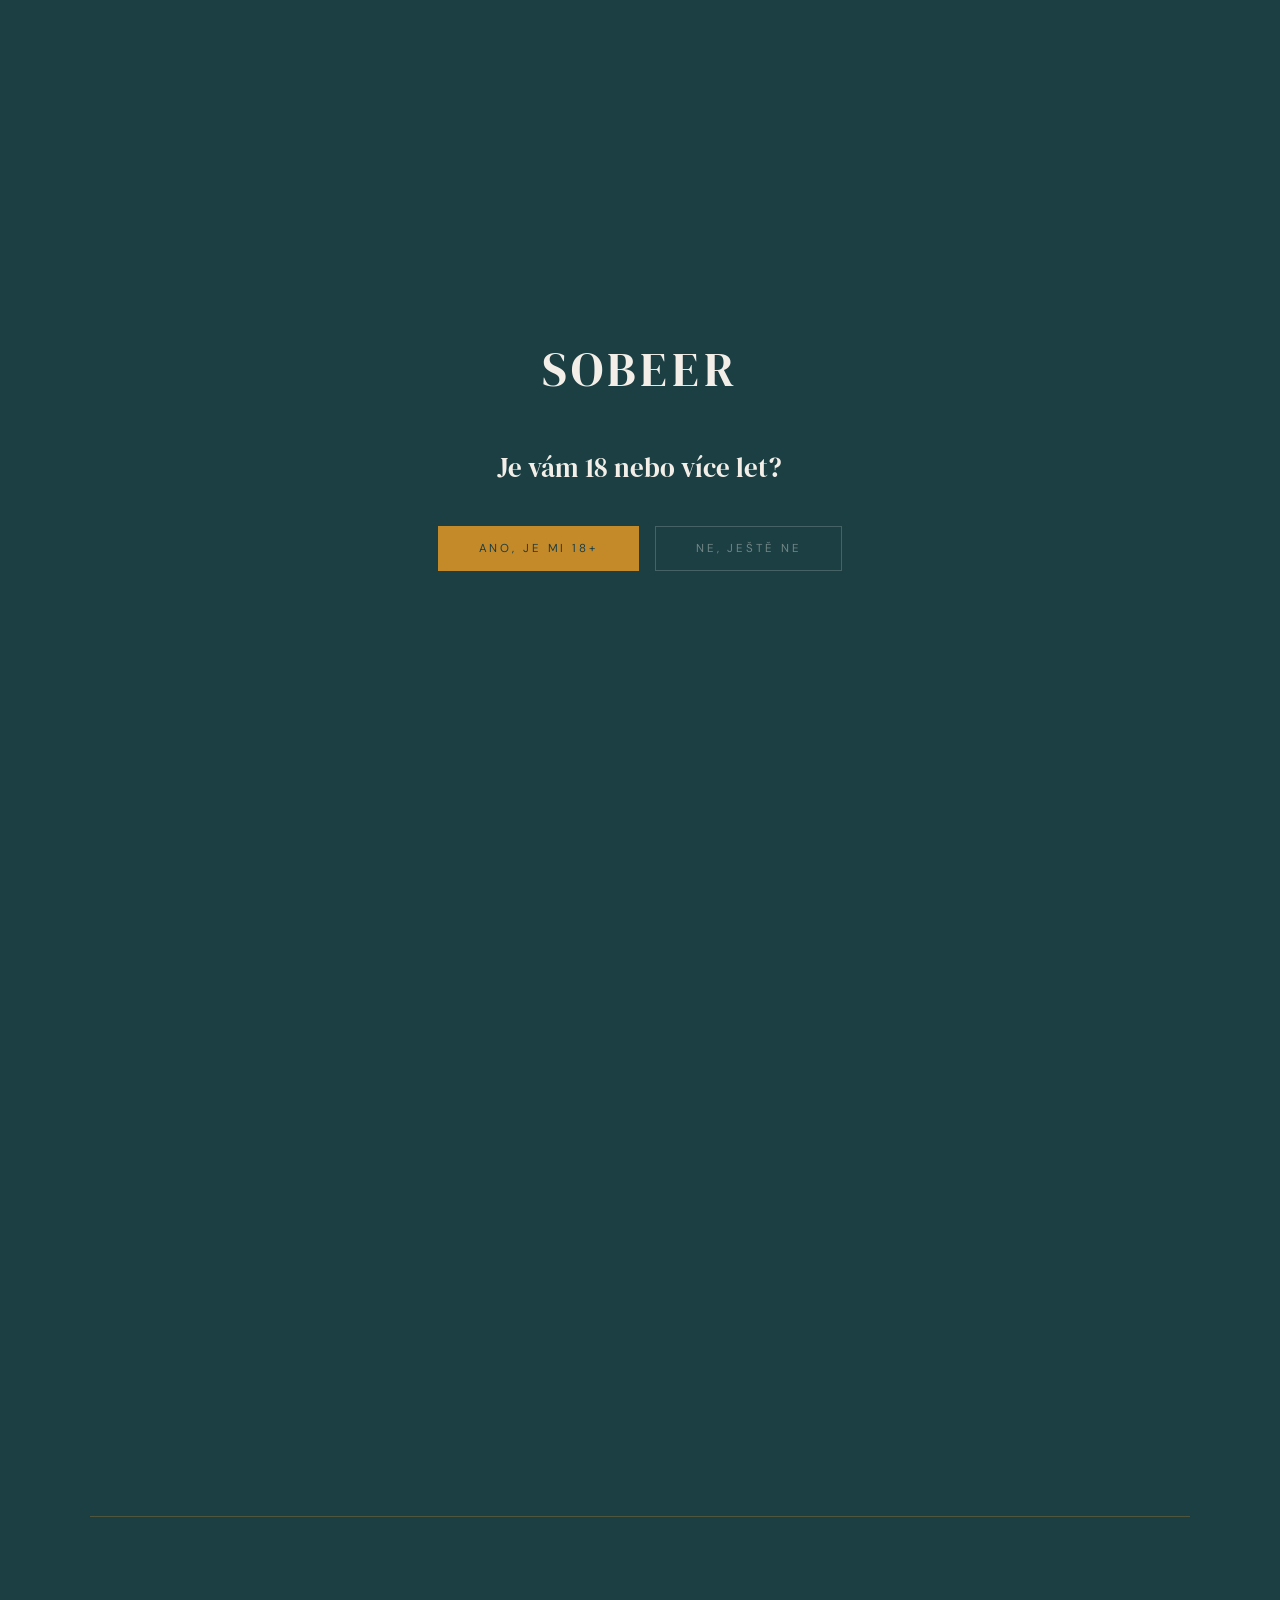
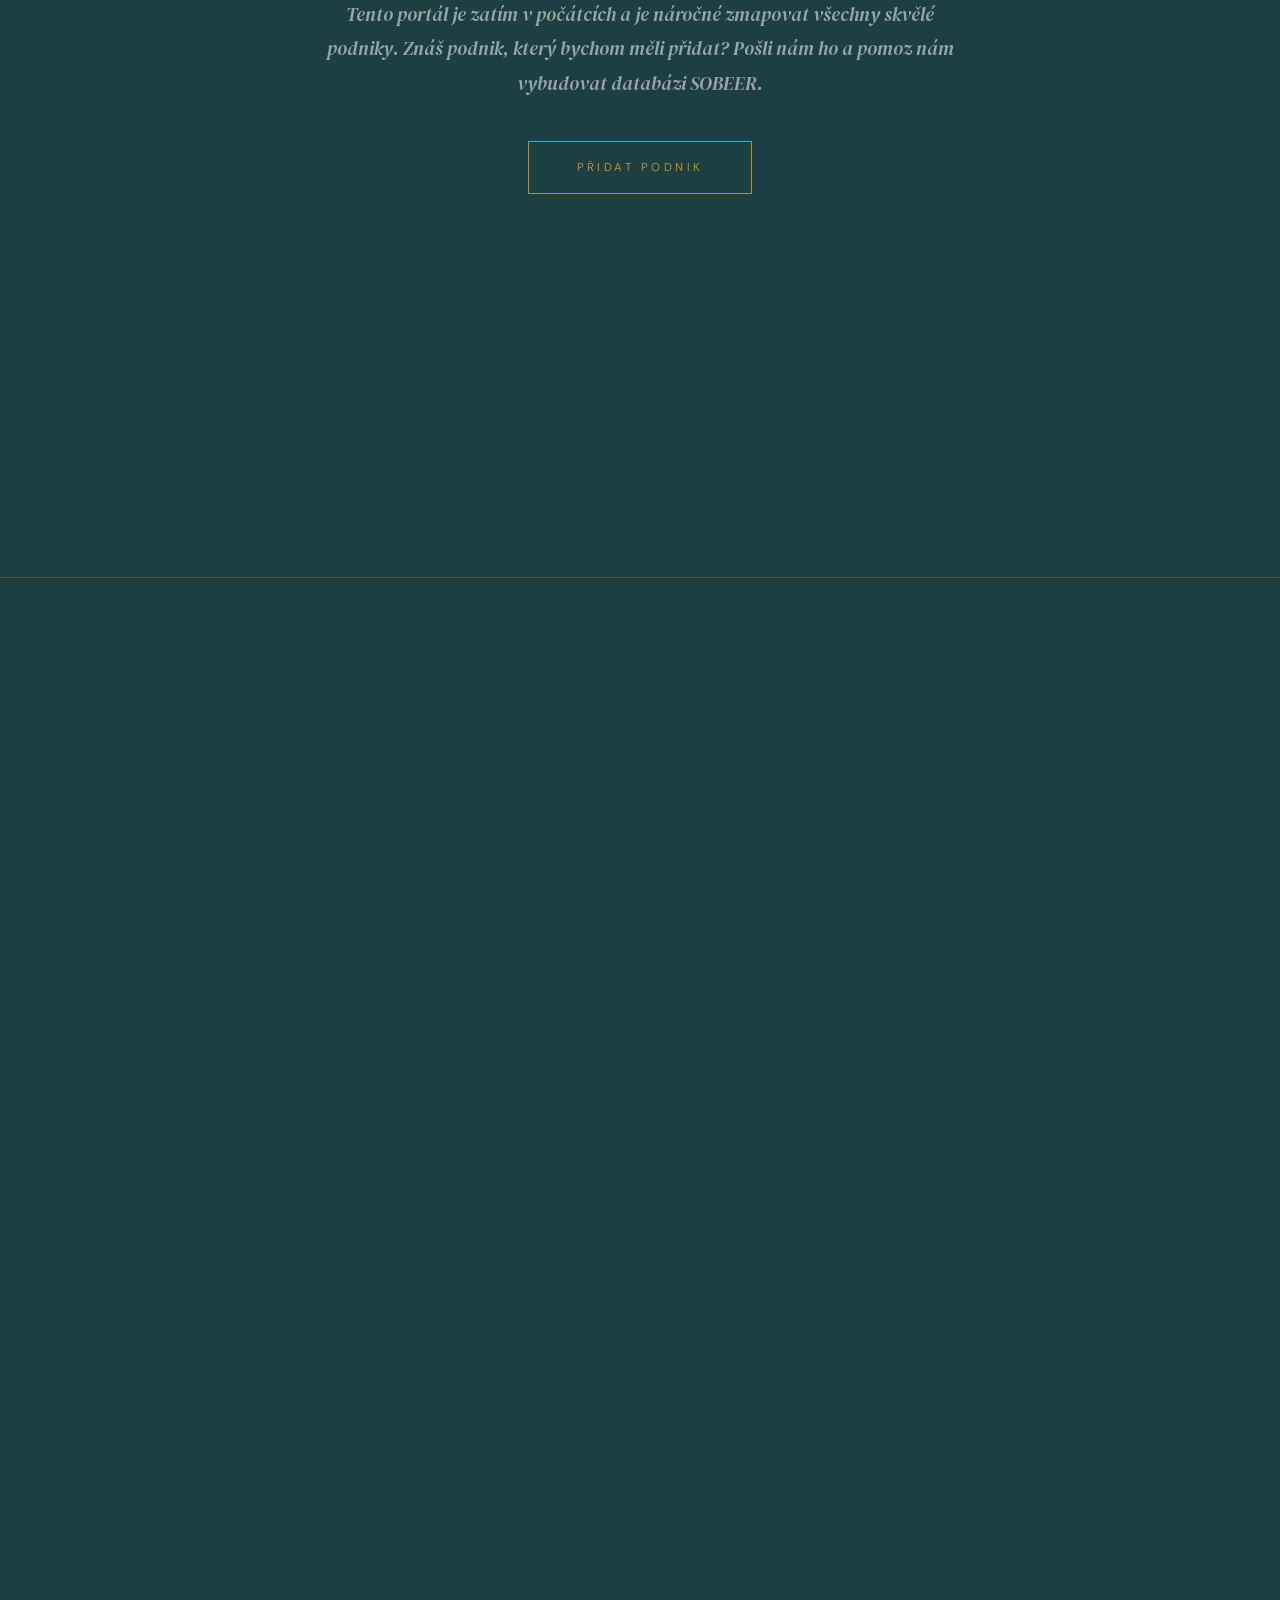
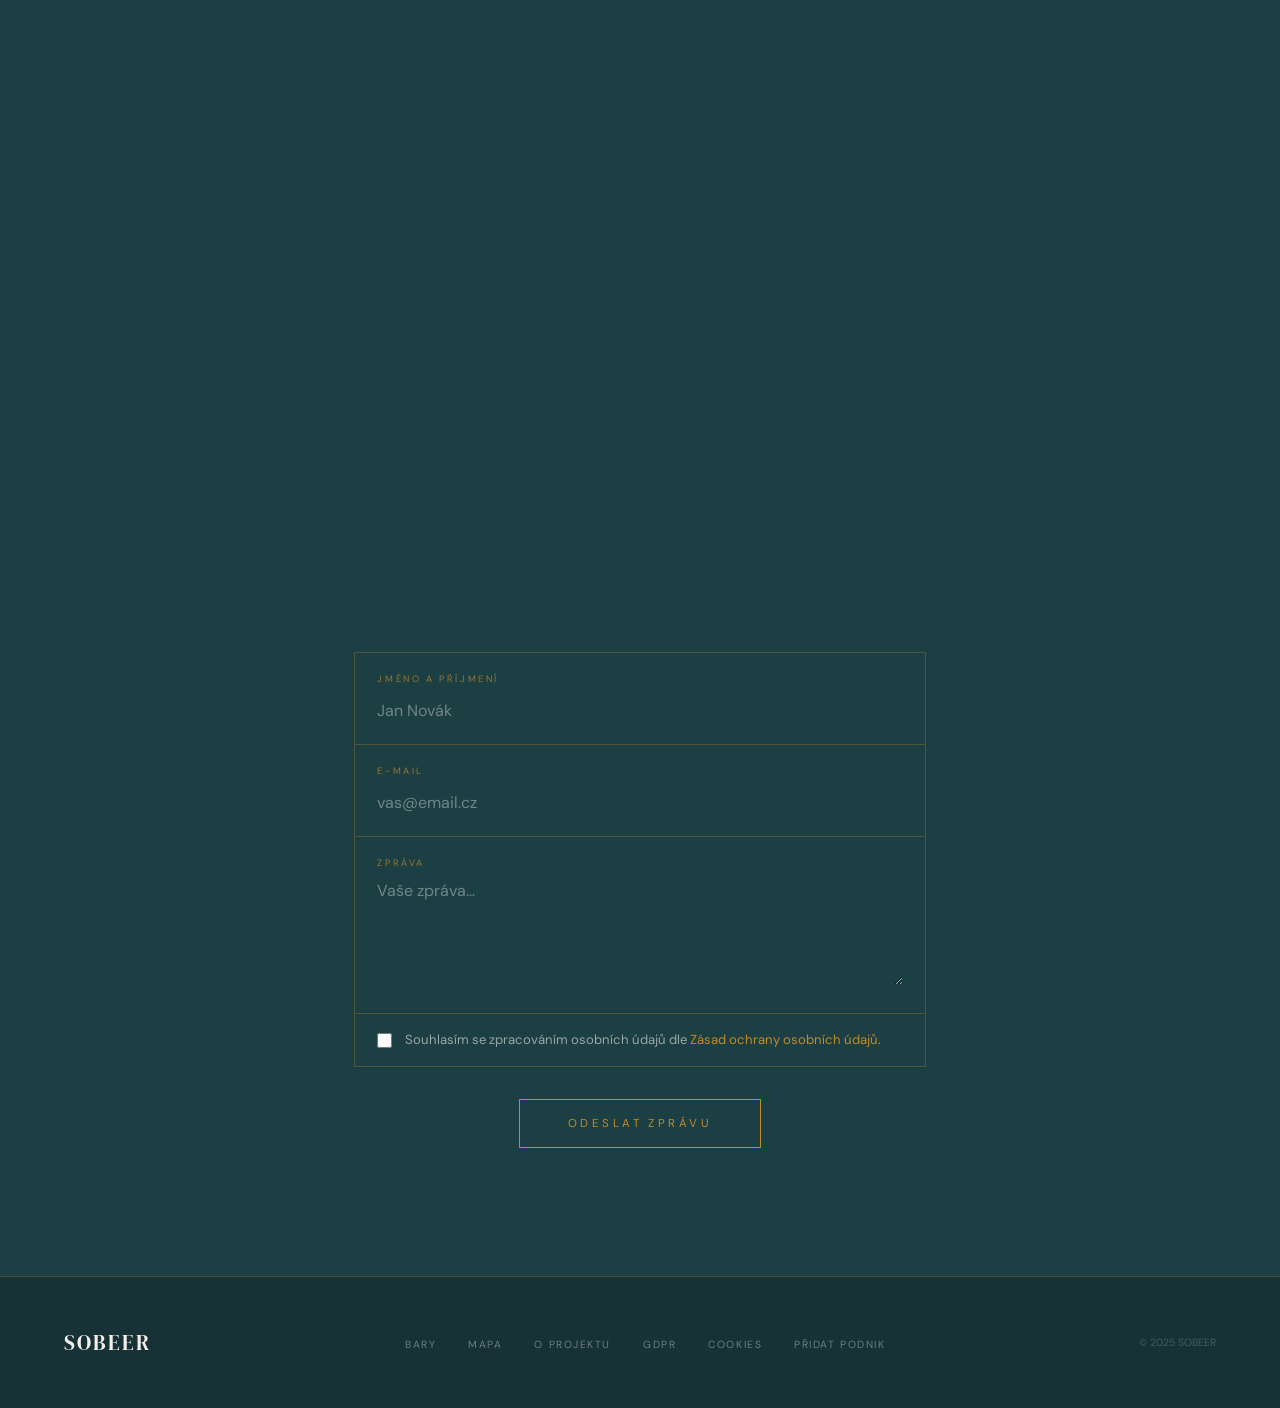
<file: sobeer.html>
<!DOCTYPE html>
<html lang="cs">
<head>
<meta charset="UTF-8"/>
<meta name="viewport" content="width=device-width, initial-scale=1.0"/>
<title>SOBEER — Nealkoholické pivo v Praze</title>
<meta name="description" content="SOBEER je kurátorský průvodce bary a restauracemi v Praze s nabídkou nealkoholického piva."/>
<meta name="author" content="SOBEER"/>
<meta name="robots" content="index, follow"/>
<link rel="canonical" href="https://sobeer.cz"/>
<meta property="og:type" content="website"/>
<meta property="og:url" content="https://sobeer.cz"/>
<meta property="og:title" content="SOBEER — Nealkoholické pivo v Praze"/>
<meta property="og:description" content="Průvodce bary a restauracemi v Praze s nabídkou nealkoholického piva."/>

<meta property="og:locale" content="cs_CZ"/>
<meta property="og:site_name" content="SOBEER"/>
<style>
@font-face{font-family:'DM Serif Display';src:url('fonts/DMSerifDisplay-Regular.woff2') format('woff2');font-weight:400;font-style:normal;font-display:swap}
@font-face{font-family:'DM Serif Display';src:url('fonts/DMSerifDisplay-Italic.woff2') format('woff2');font-weight:400;font-style:italic;font-display:swap}
@font-face{font-family:'DM Sans';src:url('fonts/DMSans-Light.woff2') format('woff2');font-weight:300;font-style:normal;font-display:swap}
@font-face{font-family:'DM Sans';src:url('fonts/DMSans-Regular.woff2') format('woff2');font-weight:400;font-style:normal;font-display:swap}
@font-face{font-family:'DM Sans';src:url('fonts/DMSans-Medium.woff2') format('woff2');font-weight:500;font-style:normal;font-display:swap}
:root{--bg:#1C3F44;--cream:#F3EFE8;--amber:#C48A2A;--amber-dim:rgba(196,138,42,0.3);--cream-dim:rgba(243,239,232,0.4);--cream-muted:rgba(243,239,232,0.58)}
*,*::before,*::after{box-sizing:border-box;margin:0;padding:0}
html{scroll-behavior:smooth}
body{background:var(--bg);color:var(--cream);font-family:'DM Sans',sans-serif;font-weight:400;font-size:17px;line-height:1.7;overflow-x:hidden}
#age-gate{position:fixed;inset:0;z-index:9999;background:var(--bg);display:flex;align-items:center;justify-content:center;padding:2rem}
#age-gate.hidden{display:none}
.age-gate-box{text-align:center;max-width:440px}
.age-gate-logo img{height:60px;display:block;margin:0 auto 2.5rem}
.age-gate-logo-text{font-family:'DM Serif Display',serif;font-size:3rem;letter-spacing:0.1em;color:var(--cream);margin-bottom:2.5rem}
.age-gate-box h2{font-family:'DM Serif Display',serif;font-size:clamp(1.3rem,3vw,1.7rem);font-weight:400;color:var(--cream);margin-bottom:2.5rem;line-height:1.3}
.age-gate-btns{display:flex;gap:1rem;justify-content:center;flex-wrap:wrap}
.age-btn-yes{padding:0.9rem 2.5rem;border:1px solid var(--amber);background:var(--amber);color:var(--bg);font-size:0.72rem;letter-spacing:0.25em;text-transform:uppercase;font-family:'DM Sans',sans-serif;cursor:pointer;transition:all 0.3s}
.age-btn-yes:hover{background:transparent;color:var(--amber)}
.age-btn-no{padding:0.9rem 2.5rem;border:1px solid rgba(243,239,232,0.2);background:transparent;color:var(--cream-dim);font-size:0.72rem;letter-spacing:0.25em;text-transform:uppercase;font-family:'DM Sans',sans-serif;cursor:pointer;transition:all 0.3s}
.age-btn-no:hover{border-color:var(--cream-dim);color:var(--cream)}
.age-gate-denied{display:none;margin-top:2rem;font-size:0.82rem;color:var(--cream-muted);font-family:'DM Sans',sans-serif;line-height:1.6}
#cookie-banner{position:fixed;bottom:0;left:0;right:0;z-index:998;background:rgba(14,32,36,0.97);border-top:1px solid var(--amber-dim);padding:1.2rem 4rem;display:flex;align-items:center;justify-content:space-between;gap:2rem}
#cookie-banner p{font-size:0.8rem;color:var(--cream-muted);font-family:'DM Sans',sans-serif;line-height:1.5}
#cookie-banner a{color:var(--amber);text-decoration:none}
.cookie-btns{display:flex;gap:0.8rem;flex-shrink:0}
.cookie-btn-accept{padding:0.6rem 1.8rem;border:1px solid var(--amber);background:var(--amber);color:var(--bg);font-size:0.68rem;letter-spacing:0.2em;text-transform:uppercase;font-family:'DM Sans',sans-serif;cursor:pointer;transition:all 0.3s}
.cookie-btn-accept:hover{background:transparent;color:var(--amber)}
.cookie-btn-reject{padding:0.6rem 1.8rem;border:1px solid rgba(243,239,232,0.2);background:transparent;color:var(--cream-dim);font-size:0.68rem;letter-spacing:0.2em;text-transform:uppercase;font-family:'DM Sans',sans-serif;cursor:pointer;transition:all 0.3s}
.cookie-btn-reject:hover{border-color:var(--cream-dim);color:var(--cream)}
.map-placeholder{display:flex;align-items:center;justify-content:center;background:rgba(0,0,0,0.2);border:1px solid var(--amber-dim);flex-direction:column;gap:1rem}
.map-placeholder p{font-size:1.1rem;color:var(--cream-dim);font-family:'DM Sans',sans-serif;text-align:center;padding:0 1rem}
.map-placeholder button{padding:0.5rem 1.4rem;border:1px solid var(--amber-dim);background:transparent;color:var(--amber);font-size:0.65rem;letter-spacing:0.2em;text-transform:uppercase;font-family:'DM Sans',sans-serif;cursor:pointer;transition:all 0.3s}
.map-placeholder button:hover{background:var(--amber);color:var(--bg)}
nav{position:fixed;top:0;left:0;right:0;z-index:200;display:flex;align-items:center;justify-content:space-between;padding:2rem 4rem;background:var(--bg);border-bottom:1px solid var(--amber-dim);transition:padding 0.4s}
.nav-logo img{height:38px;display:block}
.nav-logo-text{font-family:'DM Serif Display',serif;font-size:1.4rem;letter-spacing:0.1em;color:var(--cream);text-decoration:none}
nav ul{list-style:none;display:flex;gap:2rem}
nav ul a{text-decoration:none;font-size:0.7rem;letter-spacing:0.18em;text-transform:uppercase;color:var(--cream-dim);transition:color 0.3s;font-family:'DM Sans',sans-serif}
nav ul a:hover{color:var(--amber)}
.hamburger{display:none;flex-direction:column;justify-content:center;gap:5px;cursor:pointer;padding:6px;background:transparent;border:none;z-index:300;position:relative}
.hamburger span{display:block;width:22px;height:2px;background:var(--cream);transition:all 0.3s;transform-origin:center}
.hamburger.open span:nth-child(1){transform:translateY(7px) rotate(45deg)}
.hamburger.open span:nth-child(2){opacity:0;transform:scaleX(0)}
.hamburger.open span:nth-child(3){transform:translateY(-7px) rotate(-45deg)}
#mobile-menu{display:none;position:fixed;top:60px;right:1.5rem;z-index:250;background:rgba(14,32,36,0.98);border:1px solid var(--amber-dim);min-width:180px;box-shadow:0 8px 32px rgba(0,0,0,0.5)}
#mobile-menu.open{display:block}
#mobile-menu ul{list-style:none}
#mobile-menu ul li a{display:block;padding:0.9rem 1.4rem;text-decoration:none;font-size:0.68rem;letter-spacing:0.2em;text-transform:uppercase;color:var(--cream-dim);font-family:'DM Sans',sans-serif;border-bottom:1px solid rgba(196,138,42,0.08);transition:color 0.2s,background 0.2s}
#mobile-menu ul li:last-child a{border-bottom:none}
#mobile-menu ul li a:hover{color:var(--amber);background:rgba(196,138,42,0.05)}
.hero{min-height:100vh;display:flex;flex-direction:column;align-items:center;justify-content:center;text-align:center;padding:12rem 4rem 8rem}
.hero-logo-text{font-family:'DM Serif Display',serif;font-size:clamp(4rem,12vw,9rem);letter-spacing:0.06em;color:var(--cream);line-height:1;opacity:0;animation:appear 0.9s 0.2s forwards}
.hero-claim{margin-top:3rem;font-family:'DM Serif Display',serif;font-style:italic;font-size:clamp(1rem,2vw,1.3rem);color:var(--cream-muted);line-height:1.4;opacity:0;animation:appear 0.9s 0.55s forwards}
.hero-claim+.hero-claim{margin-top:0.6rem;animation-delay:0.7s}
.hero-line{width:36px;height:1px;background:var(--amber);margin:4rem auto 0;opacity:0;animation:appear 0.9s 0.9s forwards}
@keyframes appear{from{opacity:0;transform:translateY(14px)}to{opacity:1;transform:translateY(0)}}
#bary{padding:6rem 4rem 8rem;max-width:1100px;margin:0 auto}
.section-heading{font-family:'DM Serif Display',serif;font-size:clamp(1.6rem,2.8vw,2.1rem);font-weight:400;line-height:1.25;color:var(--cream);text-align:center;max-width:900px;margin:0 auto 5rem}
.search-wrap input{width:100%;background:transparent;border:none;border-bottom:1px solid var(--amber-dim);padding:1rem 0;color:var(--cream);font-family:'DM Sans',sans-serif;font-size:1rem;outline:none;transition:border-color 0.3s}
.search-wrap input::placeholder{color:var(--cream-dim)}
.search-wrap input:focus{border-color:var(--amber)}
.filters{display:grid;grid-template-columns:repeat(5,1fr);border-left:1px solid var(--amber-dim);border-top:1px solid var(--amber-dim);margin-bottom:5rem}
.filter-group{border-right:1px solid var(--amber-dim);border-bottom:1px solid var(--amber-dim);padding:1.2rem 1.4rem}
.filter-label{display:block;font-size:0.58rem;letter-spacing:0.28em;text-transform:uppercase;color:var(--amber);opacity:0.75;margin-bottom:0.5rem;font-family:'DM Sans',sans-serif}
.filter-group select{width:100%;background:transparent;border:none;color:var(--cream);font-family:'DM Sans',sans-serif;font-size:0.88rem;outline:none;cursor:pointer;appearance:none;background-image:url("data:image/svg+xml,%3Csvg xmlns='http://www.w3.org/2000/svg' width='10' height='6' viewBox='0 0 10 6'%3E%3Cpath d='M0 0l5 5 5-5' stroke='%23C48A2A' stroke-width='1.2' fill='none'/%3E%3C/svg%3E");background-repeat:no-repeat;background-position:right 0 center;padding-right:1.2rem;transition:color 0.3s}
.filter-group select:hover,.filter-group select:focus{color:var(--amber)}
.filter-group select option{background:#1C3F44;color:var(--cream)}
.results-count{font-size:0.68rem;letter-spacing:0.2em;text-transform:uppercase;color:var(--cream-dim);margin-bottom:2rem;min-height:1em;font-family:'DM Sans',sans-serif}
.results-count strong{color:var(--amber)}
.bars-list{display:flex;flex-direction:column}
.bar-item{border-bottom:1px solid rgba(243,239,232,0.07);transition:background 0.3s}
.bar-item:first-child{border-top:1px solid rgba(243,239,232,0.07)}
.bar-item:hover{background:rgba(243,239,232,0.02)}
.bar-header{padding:2rem 0;display:flex;align-items:center;gap:2rem;cursor:pointer}
.bar-header-left{flex:1;min-width:0}
.bar-meta-row{display:flex;align-items:center;gap:1.2rem;margin-bottom:0.35rem}
.badge-type{font-size:0.56rem;letter-spacing:0.26em;text-transform:uppercase;color:var(--amber);opacity:0.8;font-family:'DM Sans',sans-serif}
.badge-district{font-size:0.63rem;letter-spacing:0.1em;text-transform:uppercase;color:var(--cream-dim);font-family:'DM Sans',sans-serif}
.bar-name{font-family:'DM Serif Display',serif;font-size:clamp(1.4rem,2.5vw,1.9rem);color:var(--cream);line-height:1.1}
.bar-header-right{display:flex;align-items:center;gap:2rem;flex-shrink:0}
.pills{display:flex;gap:0.45rem;flex-wrap:wrap;justify-content:flex-end}
.pill{font-size:0.56rem;letter-spacing:0.12em;text-transform:uppercase;padding:0.28rem 0.7rem;border:1px solid rgba(243,239,232,0.1);color:rgba(243,239,232,0.25);font-family:'DM Sans',sans-serif}
.pill.on{border-color:rgba(196,138,42,0.38);color:rgba(196,138,42,0.75)}
.toggle-btn{width:32px;height:32px;flex-shrink:0;border:1px solid var(--amber-dim);border-radius:50%;background:transparent;cursor:pointer;color:var(--amber);font-size:1.1rem;display:flex;align-items:center;justify-content:center;transition:all 0.35s}
.bar-item.open .toggle-btn{background:var(--amber);color:var(--bg);transform:rotate(45deg)}
.bar-detail{max-height:0;overflow:hidden;transition:max-height 0.65s cubic-bezier(0.4,0,0.2,1)}
.bar-item.open .bar-detail{max-height:900px}
.bar-detail-inner{display:grid;grid-template-columns:1fr 280px;gap:4rem;border-top:1px solid var(--amber-dim);padding:2.5rem 0 3rem}
.detail-cols{display:grid;grid-template-columns:1fr 1fr}
.detail-col{display:flex;flex-direction:column;gap:1.8rem}
.detail-col:first-child{padding-right:2rem}
.dl-label{font-size:0.56rem;letter-spacing:0.28em;text-transform:uppercase;color:var(--amber);opacity:0.65;margin-bottom:0.3rem;font-family:'DM Sans',sans-serif}
.dl-value{font-size:0.9rem;color:var(--cream-muted);line-height:1.55;white-space:pre-line;font-family:'DM Sans',sans-serif}
.detail-desc{margin-top:1.5rem;font-family:'DM Serif Display',serif;font-style:italic;font-size:1.05rem;color:rgba(243,239,232,0.48);line-height:1.7;padding-left:1.2rem;border-left:1px solid var(--amber-dim)}
.mini-map-label{font-size:0.56rem;letter-spacing:0.28em;text-transform:uppercase;color:var(--amber);opacity:0.65;margin-bottom:0.6rem;font-family:'DM Sans',sans-serif}
.mini-map{height:220px;border:1px solid var(--amber-dim)}
.no-results{display:none;text-align:center;padding:6rem 0;font-family:'DM Serif Display',serif;font-style:italic;font-size:1.3rem;color:var(--cream-dim)}
.cta-add{max-width:1100px;margin:0 auto;padding:5rem 4rem;text-align:center;border-top:1px solid var(--amber-dim)}
.cta-add p{font-family:'DM Serif Display',serif;font-style:italic;font-size:clamp(1rem,2vw,1.2rem);color:var(--cream-muted);max-width:640px;margin:0 auto 2.5rem;line-height:1.8}
.cta-btn{display:inline-block;padding:1rem 3rem;border:1px solid var(--amber);color:var(--amber);text-decoration:none;font-size:0.72rem;letter-spacing:0.3em;text-transform:uppercase;font-family:'DM Sans',sans-serif;transition:all 0.3s}
.cta-btn:hover{background:var(--amber);color:var(--bg)}
#mapa{padding:0}
.map-header{padding:8rem 4rem 4rem;max-width:1100px;margin:0 auto;text-align:center}
.map-header .section-heading{margin-bottom:3rem}
.map-note{font-size:0.78rem;color:var(--cream-dim);margin-top:0;font-family:'DM Sans',sans-serif}
#overview-map{height:500px;width:100%;border-top:1px solid var(--amber-dim)}
#o-nas{padding:10rem 4rem;text-align:center;max-width:700px;margin:0 auto}
#o-nas .section-heading{margin-bottom:2.5rem}
#o-nas p{font-size:0.95rem;line-height:1.9;color:var(--cream-muted);font-family:'DM Sans',sans-serif}
#o-nas p+p{margin-top:1.5rem}
#kontakt{padding:8rem 4rem;max-width:700px;margin:0 auto;text-align:center}
#kontakt .section-heading{margin-bottom:1rem}
.kontakt-sub{font-size:0.95rem;line-height:1.9;color:var(--cream-muted);font-family:'DM Sans',sans-serif;margin-bottom:3rem}
.cf-field{border:1px solid var(--amber-dim);border-bottom:none;padding:1.2rem 1.4rem;text-align:left}
.cf-field-last{border:1px solid var(--amber-dim);padding:1.2rem 1.4rem;text-align:left}
.cf-field label,.cf-field-last label{display:block;font-size:0.58rem;letter-spacing:0.28em;text-transform:uppercase;color:var(--amber);opacity:0.75;margin-bottom:0.5rem;font-family:'DM Sans',sans-serif}
.cf-field input,.cf-field-last textarea{width:100%;background:transparent;border:none;color:var(--cream);font-family:'DM Sans',sans-serif;font-size:1rem;outline:none}
.cf-field-last textarea{resize:vertical}
.cf-field input::placeholder,.cf-field-last textarea::placeholder{color:var(--cream-dim)}
.cf-consent{border:1px solid var(--amber-dim);border-top:none;padding:1rem 1.4rem;display:flex;align-items:flex-start;gap:0.8rem;text-align:left}
.cf-consent input[type=checkbox]{flex-shrink:0;margin-top:3px;accent-color:var(--amber);width:15px;height:15px;cursor:pointer}
.cf-consent label{font-size:0.82rem;color:var(--cream-muted);font-family:'DM Sans',sans-serif;line-height:1.5;cursor:pointer}
.cf-consent a{color:var(--amber);text-decoration:none}
.cf-btn{display:inline-block;margin-top:2rem;padding:1rem 3rem;border:1px solid var(--amber);color:var(--amber);background:transparent;font-size:0.72rem;letter-spacing:0.3em;text-transform:uppercase;font-family:'DM Sans',sans-serif;cursor:pointer;transition:all 0.3s}
.cf-btn:hover{background:var(--amber);color:var(--bg)}
.cf-msg{display:none;margin-top:1.5rem;font-family:'DM Sans',sans-serif;font-size:0.9rem}
.cf-ok{color:var(--amber)}
.cf-err{color:#e07070}
.legal-page{display:none;padding:8rem 4rem;max-width:800px;margin:0 auto}
.legal-page h2{font-family:'DM Serif Display',serif;font-size:clamp(1.6rem,2.8vw,2.1rem);font-weight:400;color:var(--cream);margin-bottom:3rem}
.legal-page h3{font-family:'DM Serif Display',serif;font-size:1.1rem;font-weight:400;color:var(--cream);margin-bottom:0.8rem;margin-top:2rem}
.legal-page p{font-size:0.9rem;line-height:1.9;color:var(--cream-muted);margin-bottom:1rem;font-family:'DM Sans',sans-serif}
.legal-page ul{margin-left:1.5rem;margin-bottom:1rem}
.legal-page ul li{font-size:0.9rem;line-height:1.9;color:var(--cream-muted);font-family:'DM Sans',sans-serif}
.legal-back{display:inline-block;margin-top:3rem;font-size:0.7rem;letter-spacing:0.2em;text-transform:uppercase;color:var(--amber);cursor:pointer;font-family:'DM Sans',sans-serif}
footer{background:rgba(0,0,0,0.2);border-top:1px solid var(--amber-dim);padding:3rem 4rem;display:flex;align-items:center;justify-content:space-between;flex-wrap:wrap;gap:1.5rem}
.footer-logo-text{font-family:'DM Serif Display',serif;font-size:1.3rem;letter-spacing:0.1em;color:var(--cream)}
.footer-links{list-style:none;display:flex;gap:2rem;flex-wrap:wrap}
.footer-links a{text-decoration:none;font-size:0.65rem;letter-spacing:0.15em;text-transform:uppercase;color:var(--cream-dim);transition:color 0.3s;cursor:pointer;font-family:'DM Sans',sans-serif}
.footer-links a:hover{color:var(--amber)}
.footer-copy{font-size:0.66rem;color:rgba(243,239,232,0.22);font-family:'DM Sans',sans-serif}
.reveal{opacity:0;transform:translateY(18px);transition:opacity 0.7s,transform 0.7s}
.reveal.visible{opacity:1;transform:none}
.custom-marker{width:10px;height:10px;background:var(--amber);border-radius:50%;border:2px solid var(--cream)}
.leaflet-container{background:#132a2e!important}
.leaflet-popup-content-wrapper{background:var(--bg)!important;border:1px solid var(--amber-dim)!important;border-radius:0!important;color:var(--cream)!important}
.leaflet-popup-tip{background:var(--bg)!important}
.leaflet-popup-content{margin:0.9rem 1.1rem!important}
@media(max-width:900px){nav{padding:1.2rem 1.5rem}nav ul{display:none}.hamburger{display:flex}#bary,.map-header,#o-nas,#kontakt,.legal-page,.cta-add{padding-left:1.5rem;padding-right:1.5rem}.filters{grid-template-columns:1fr 1fr}.bar-detail-inner{grid-template-columns:1fr;gap:2rem}.detail-cols{grid-template-columns:1fr}.detail-col:first-child{padding-right:0}.bar-header{padding:1.6rem 0;flex-wrap:wrap}.bar-header-right{width:100%;justify-content:space-between;margin-top:0.5rem}footer{flex-direction:column;text-align:center}.footer-links{justify-content:center}#cookie-banner{padding:1.2rem 1.5rem;flex-direction:column;text-align:center}.cookie-btns{justify-content:center}}
@media(max-width:560px){.filters{grid-template-columns:1fr}.pills{display:none}}
</style>
</head>
<body>

<div id="age-gate">
  <div class="age-gate-box">
    <div class="age-gate-logo-text">SOBEER</div>
    <h2>Je vám 18 nebo více let?</h2>
    <div class="age-gate-btns">
      <button class="age-btn-yes" onclick="ageYes()">Ano, je mi 18+</button>
      <button class="age-btn-no" onclick="ageNo()">Ne, ještě ne</button>
    </div>
    <div id="age-denied" class="age-gate-denied">Přístup na tento web je určen pouze osobám starším 18 let.</div>
  </div>
</div>

<div id="cookie-banner" style="display:none">
  <p>Tento web používá cookies pro zobrazení interaktivních map. Více v <a href="#" onclick="acceptCookies();showPage('cookies');return false;">Zásadách cookies</a>.</p>
  <div class="cookie-btns">
    <button class="cookie-btn-reject" onclick="rejectCookies()">Odmítnout</button>
    <button class="cookie-btn-accept" onclick="acceptCookies()">Přijmout</button>
  </div>
</div>

<nav id="nav">
  <a href="#" style="text-decoration:none" onclick="showPage('home');return false;">
    <span class="nav-logo-text">SOBEER</span>
  </a>
  <ul>
    <li><a href="#bary">Bary</a></li>
    <li><a href="#mapa">Mapa</a></li>
    <li><a href="#o-nas">O projektu</a></li>
    <li><a href="https://docs.google.com/forms/d/e/1FAIpQLSc26oVWWcxfFnV0y05lJRbyJ8em-22vQaTlZAj0m_smpZfCNA/viewform?usp=publish-editor" target="_blank">Přidat podnik</a></li>
    <li><a href="#kontakt">Kontakt</a></li>
  </ul>
  <button class="hamburger" id="hamburger" onclick="toggleMenu()" aria-label="Menu">
    <span></span><span></span><span></span>
  </button>
</nav>

<div id="mobile-menu">
  <ul>
    <li><a href="#bary" onclick="closeMenu()">Bary</a></li>
    <li><a href="#mapa" onclick="closeMenu()">Mapa</a></li>
    <li><a href="#o-nas" onclick="closeMenu()">O projektu</a></li>
    <li><a href="https://docs.google.com/forms/d/e/1FAIpQLSc26oVWWcxfFnV0y05lJRbyJ8em-22vQaTlZAj0m_smpZfCNA/viewform?usp=publish-editor" target="_blank" onclick="closeMenu()">Přidat podnik</a></li>
    <li><a href="#kontakt" onclick="closeMenu()">Kontakt</a></li>
  </ul>
</div>

<div id="main-content">
<section class="hero">
  <div class="hero-logo-text">SOBEER</div>
  <p class="hero-claim">Pivo bez alkoholu. Chuť bez kompromisu.</p>
  <p class="hero-claim">Když se 0 počítá.</p>
  <div class="hero-line"></div>
</section>

<section id="bary">
  <h2 class="section-heading reveal">Objev podniky s nabídkou nealko piv.</h2>
  <div class="search-wrap reveal"><input type="text" id="search-input" placeholder="Hledat bar, čtvrť, typ piva…"/></div>
  <div class="filters reveal">
    <div class="filter-group"><span class="filter-label">Lokalita</span><select id="f-district"><option value="">Všechny lokality</option><option>Vršovice</option><option>Vinohrady</option><option>Dejvice</option><option>Karlín</option><option>Žižkov</option><option>Uhříněves</option></select></div>
    <div class="filter-group"><span class="filter-label">Typ podniku</span><select id="f-type"><option value="">Vše</option><option>Hospoda</option><option>Restaurace</option><option>Craft bar</option></select></div>
    <div class="filter-group"><span class="filter-label">Podávání piva</span><select id="f-serve"><option value="">Oboje</option><option value="Točené">Točené</option><option value="Lahvové">Lahvové</option></select></div>
    <div class="filter-group"><span class="filter-label">Výběr piv</span><select id="f-craft"><option value="">Vše</option><option value="Craft">Craft &amp; speciální</option><option value="Tradiční">Tradiční</option></select></div>
    <div class="filter-group"><span class="filter-label">Zahrádka</span><select id="f-garden"><option value="">Nezáleží</option><option value="Ano">Ano</option><option value="Ne">Ne</option></select></div>
  </div>
  <div class="results-count" id="results-count"></div>
  <div class="bars-list" id="bars-list"></div>
  <div class="no-results" id="no-results">Žádné podniky neodpovídají vašemu hledání.</div>
</section>

<div class="cta-add">
  <p>Tento portál je zatím v počátcích a je náročné zmapovat všechny skvělé podniky. Znáš podnik, který bychom měli přidat? Pošli nám ho a pomoz nám vybudovat databázi SOBEER.</p>
  <a class="cta-btn" href="https://docs.google.com/forms/d/e/1FAIpQLSc26oVWWcxfFnV0y05lJRbyJ8em-22vQaTlZAj0m_smpZfCNA/viewform?usp=publish-editor" target="_blank">Přidat podnik</a>
</div>

<div id="mapa">
  <div class="map-header">
    <h2 class="section-heading reveal">Bary na mapě</h2>
    <p class="map-note reveal">Zobrazeny jsou pouze aktuálně filtrované výsledky.</p>
  </div>
  <div id="overview-map"></div>
</div>

<section id="o-nas">
  <h2 class="section-heading reveal">O projektu</h2>
  <p class="reveal">Pivo je rituál, chuť a zážitek. Každý poznáme ten moment, když první hlt pohladí naši duši. Je škoda se o tento zážitek ochuzovat jen proto, že zrovna nemůžete nebo nechcete pít alkohol. Navíc tady v Česku, v domově piva. Česká pivní scéna patří k absolutní světové špičce, ale dnes už to dávno není jen o alkoholu.</p>
  <p class="reveal">Projekt SOBEER vznikl jako nezávislá iniciativa s cílem podpořit rozvoj nealko pivní scény v Česku. Jako průvodce pro všechny, kteří hledají poctivé nealko pivo, mapuje podniky, kde nealkoholické alternativy neberou jako nutné zlo, ale jako kvalitní řemeslný produkt.</p>
  <p class="reveal">Tento portál je zatím v počátcích a je náročné zmapovat všechny skvělé pražské podniky. Prozatím se soustředíme pouze na Prahu, již brzy však určitě rozšíříme naše působení i o jiná města. Proto bychom rádi požádali vás – lidi, kteří máte rádi pivo ve všech jeho podobách – abyste nám ho pomohli dokončit. Pokud víte o podniku, o kterém si myslíte, že na tomto portálu chybí a má skvělou nealko nabídku, dejte nám vědět. Společně tak pomůžeme rozvoji nealko pivní kultury, která si zaslouží své místo na slunci.</p>
</section>

<section id="kontakt">
  <h2 class="section-heading reveal">Kontaktujte nás</h2>
  <p class="kontakt-sub reveal">Máte dotaz, zájem o spolupráci, nebo jste narazili na chybu u některého z podniků? Napište nám.</p>
  <form id="contact-form" onsubmit="submitForm(event)" style="text-align:left;">
    <div class="cf-field"><label>Jméno a příjmení</label><input type="text" id="cf-name" required placeholder="Jan Novák"/></div>
    <div class="cf-field"><label>E-mail</label><input type="email" id="cf-email" required placeholder="vas@email.cz"/></div>
    <div class="cf-field-last"><label>Zpráva</label><textarea id="cf-message" required placeholder="Vaše zpráva…" rows="5"></textarea></div>
    <div class="cf-consent">
      <input type="checkbox" id="cf-consent" required/>
      <label for="cf-consent">Souhlasím se zpracováním osobních údajů dle <a href="#" onclick="showPage('gdpr');return false;">Zásad ochrany osobních údajů</a>.</label>
    </div>
    <div style="text-align:center"><button type="submit" id="cf-btn" class="cf-btn">Odeslat zprávu</button></div>
    <div id="cf-ok" class="cf-msg cf-ok">Zpráva byla odeslána. Děkujeme!</div>
    <div id="cf-err" class="cf-msg cf-err">Něco se nepovedlo. Zkuste to prosím znovu.</div>
  </form>
</section>
</div>

<section id="gdpr" class="legal-page">
  <h2>Zásady ochrany osobních údajů</h2>
  <p>Tento web si zakládá na ochraně vašeho soukromí a zpracovává pouze nezbytné osobní údaje v souladu s platnou legislativou.</p>
  <h3>1. Správce osobních údajů</h3>
  <p><strong style="color:var(--cream)">Filip Kubus</strong><br/>IČO: 19553528<br/>Sídlo: Záhřebská 562/41, Praha – Vinohrady, 120 00<br/>E-mail: <a href="/cdn-cgi/l/email-protection#6a0c44011f081f195d2a0d070b030644090507" style="color:var(--amber);text-decoration:none"><span class="__cf_email__" data-cfemail="14723a7f6176616723547379757d783a777b79">[email&#160;protected]</span></a></p>
  <h3>2. Jaké údaje zpracovávám a proč</h3>
  <p>Zpracovávám pouze údaje, které mi sami dobrovolně poskytnete: jméno, e-mail, obsah zprávy. Při použití formulářů může být automaticky zaznamenána vaše IP adresa poskytovatelem formulářové služby (Google LLC). Právním základem zpracování je souhlas subjektu údajů.</p>
  <h3>3. Doba uchování údajů</h3>
  <p>Osobní údaje uchovávám maximálně 12 měsíců od poslední komunikace.</p>
  <h3>4. Předávání údajů třetím stranám</h3>
  <p>Vaše osobní údaje nejsou předávány třetím stranám pro marketingové účely. Pro sběr dat z formulářů využívám <strong style="color:var(--cream)">Google Forms</strong> a <strong style="color:var(--cream)">Google Apps Script</strong> (Google LLC, USA). Odesláním formuláře souhlasíte s <a href="https://policies.google.com/privacy" target="_blank" style="color:var(--amber);text-decoration:none">Zásadami ochrany soukromí Google</a>.</p>
  <h3>5. Vaše práva</h3>
  <p>Máte právo požadovat přístup, opravu nebo výmaz svých údajů. Kontaktujte mě na <a href="/cdn-cgi/l/email-protection#3d5b1356485f484e0a7d5a505c5451135e5250" style="color:var(--amber);text-decoration:none"><span class="__cf_email__" data-cfemail="5c3a7237293e292f6b1c3b313d3530723f3331">[email&#160;protected]</span></a>. Máte také právo podat stížnost u <a href="https://www.uoou.cz" target="_blank" style="color:var(--amber);text-decoration:none">Úřadu pro ochranu osobních údajů</a>.</p>
  <span class="legal-back" onclick="showPage('home')">← Zpět na web</span>
</section>

<section id="cookies" class="legal-page">
  <h2>Zásady používání cookies</h2>
  <p>Tento web používá cookies výhradně pro zobrazení interaktivních map (Leaflet + CartoDB). Bez těchto cookies jsou mapy nahrazeny oznámením.</p>
  <h3>1. Co jsou cookies</h3>
  <p>Cookies jsou malé textové soubory ukládané do vašeho zařízení při návštěvě webových stránek.</p>
  <h3>2. Jaké cookies používám</h3>
  <p>Pouze cookies nezbytné pro zobrazení interaktivních map prostřednictvím služby CartoDB/Leaflet. Neumožňují vaši osobní identifikaci a nejsou využívány pro marketing ani analytiku.</p>
  <h3>3. Správa souhlasu</h3>
  <p>Svůj souhlas můžete kdykoli změnit vymazáním cookies v nastavení prohlížeče — při příštím načtení stránky se lišta zobrazí znovu.</p>
  <span class="legal-back" onclick="showPage('home')">← Zpět na web</span>
</section>

<footer>
  <div>
    <span class="footer-logo-text">SOBEER</span>
  </div>
  <ul class="footer-links">
    <li><a href="#bary">Bary</a></li>
    <li><a href="#mapa">Mapa</a></li>
    <li><a href="#o-nas">O projektu</a></li>
    <li><a onclick="showPage('gdpr')">GDPR</a></li>
    <li><a onclick="showPage('cookies')">Cookies</a></li>
    <li><a href="https://docs.google.com/forms/d/e/1FAIpQLSc26oVWWcxfFnV0y05lJRbyJ8em-22vQaTlZAj0m_smpZfCNA/viewform?usp=publish-editor" target="_blank">Přidat podnik</a></li>
  </ul>
  <span class="footer-copy">&copy; 2025 SOBEER</span>
</footer>

<script src="sobeer.js"></script>
</body>
</html>
</file>
<file: style.css>
/* SOBEER — sdílené styly pro obě jazykové verze.
   Vytaženo z <style> v obou index.html 1. 11. 2026.
   Cesty k písmům se počítají od umístění TOHOTO souboru, tedy od kořene,
   proto 'fonts/' funguje i pro en/index.html. */

@font-face{font-family:'DM Serif Display';src:url('fonts/DMSerifDisplay-Regular.woff2') format('woff2');font-weight:400;font-style:normal;font-display:swap}
@font-face{font-family:'DM Serif Display';src:url('fonts/DMSerifDisplay-Italic.woff2') format('woff2');font-weight:400;font-style:italic;font-display:swap}
@font-face{font-family:'DM Sans';src:url('fonts/DMSans-Light.woff2') format('woff2');font-weight:300;font-style:normal;font-display:swap}
@font-face{font-family:'DM Sans';src:url('fonts/DMSans-Regular.woff2') format('woff2');font-weight:400;font-style:normal;font-display:swap}
@font-face{font-family:'DM Sans';src:url('fonts/DMSans-Medium.woff2') format('woff2');font-weight:500;font-style:normal;font-display:swap}
:root{--bg:#1C3F44;--cream:#F3EFE8;--amber:#C48A2A;--amber-dim:rgba(196,138,42,0.3);--cream-dim:rgba(243,239,232,0.4);--cream-muted:rgba(243,239,232,0.58)}
*,*::before,*::after{box-sizing:border-box;margin:0;padding:0}
html{scroll-behavior:smooth}
body{background:var(--bg);color:var(--cream);font-family:'DM Sans',sans-serif;font-weight:400;font-size:17px;line-height:1.7;overflow-x:hidden}
#age-gate{position:fixed;inset:0;z-index:9999;background:var(--bg);display:flex;align-items:center;justify-content:center;padding:2rem}
#age-gate.hidden{display:none}
.age-gate-box{text-align:center;max-width:440px}
.age-gate-logo img{height:60px;display:block;margin:0 auto 2.5rem}
.age-gate-logo-text{font-family:'DM Serif Display',serif;font-size:3rem;letter-spacing:0.1em;color:var(--cream);margin-bottom:2.5rem}
.age-gate-box h2{font-family:'DM Serif Display',serif;font-size:clamp(1.3rem,3vw,1.7rem);font-weight:400;color:var(--cream);margin-bottom:2.5rem;line-height:1.3}
.age-gate-btns{display:flex;gap:1rem;justify-content:center;flex-wrap:wrap}
.age-btn-yes{padding:0.9rem 2.5rem;border:1px solid var(--amber);background:var(--amber);color:var(--bg);font-size:0.72rem;letter-spacing:0.25em;text-transform:uppercase;font-family:'DM Sans',sans-serif;cursor:pointer;transition:all 0.3s}
.age-btn-yes:hover{background:transparent;color:var(--amber)}
.age-btn-no{padding:0.9rem 2.5rem;border:1px solid rgba(243,239,232,0.2);background:transparent;color:var(--cream-dim);font-size:0.72rem;letter-spacing:0.25em;text-transform:uppercase;font-family:'DM Sans',sans-serif;cursor:pointer;transition:all 0.3s}
.age-btn-no:hover{border-color:var(--cream-dim);color:var(--cream)}
.age-gate-denied{display:none;margin-top:2rem;font-size:0.82rem;color:var(--cream-muted);font-family:'DM Sans',sans-serif;line-height:1.6}
.map-placeholder{display:flex;align-items:center;justify-content:center;background:rgba(0,0,0,0.2);border:1px solid var(--amber-dim);flex-direction:column;gap:1rem;min-height:220px;height:100%;position:relative;z-index:2}
.map-placeholder p{font-size:1.1rem;color:var(--cream-dim);font-family:'DM Sans',sans-serif;text-align:center;padding:0 1rem}
.map-placeholder button{padding:0.5rem 1.4rem;border:1px solid var(--amber-dim);background:transparent;color:var(--amber);font-size:0.65rem;letter-spacing:0.2em;text-transform:uppercase;font-family:'DM Sans',sans-serif;cursor:pointer;transition:all 0.3s}
.map-placeholder button:hover{background:var(--amber);color:var(--bg)}
nav{position:fixed;top:0;left:0;right:0;z-index:1000;display:flex;align-items:center;justify-content:space-between;padding:2rem 4rem;background:var(--bg);border-bottom:1px solid var(--amber-dim);transition:padding 0.4s}
.nav-logo img{height:38px;display:block}
.nav-logo-text{font-family:'DM Serif Display',serif;font-size:1.4rem;letter-spacing:0.1em;color:var(--cream);text-decoration:none}
nav ul{list-style:none;display:flex;gap:2rem}
nav ul a{text-decoration:none;font-size:0.7rem;letter-spacing:0.18em;text-transform:uppercase;color:var(--cream-dim);transition:color 0.3s;font-family:'DM Sans',sans-serif}
nav ul a:hover{color:var(--amber)}
.hamburger{display:none;flex-direction:column;justify-content:center;gap:5px;cursor:pointer;padding:6px;background:transparent;border:none;z-index:300;position:relative}
.hamburger span{display:block;width:22px;height:2px;background:var(--cream);transition:all 0.3s;transform-origin:center}
.hamburger.open span:nth-child(1){transform:translateY(7px) rotate(45deg)}
.hamburger.open span:nth-child(2){opacity:0;transform:scaleX(0)}
.hamburger.open span:nth-child(3){transform:translateY(-7px) rotate(-45deg)}
#mobile-menu{display:none;position:fixed;top:60px;right:1.5rem;z-index:1001;background:rgba(14,32,36,0.98);border:1px solid var(--amber-dim);min-width:180px;box-shadow:0 8px 32px rgba(0,0,0,0.5)}
#mobile-menu.open{display:block}
#mobile-menu ul{list-style:none}
#mobile-menu ul li a{display:block;padding:0.9rem 1.4rem;text-decoration:none;font-size:0.68rem;letter-spacing:0.2em;text-transform:uppercase;color:var(--cream-dim);font-family:'DM Sans',sans-serif;border-bottom:1px solid rgba(196,138,42,0.08);transition:color 0.2s,background 0.2s}
#mobile-menu ul li:last-child a{border-bottom:none}
#mobile-menu ul li a:hover{color:var(--amber);background:rgba(196,138,42,0.05)}
.hero{min-height:100vh;display:flex;flex-direction:column;align-items:center;justify-content:center;text-align:center;padding:12rem 4rem 8rem}
.hero-logo-text{font-family:'DM Serif Display',serif;font-size:clamp(4rem,12vw,9rem);letter-spacing:0.06em;color:var(--cream);line-height:1;opacity:0;animation:appear 0.9s 0.2s forwards}
.hero-claim{margin-top:3rem;font-family:'DM Serif Display',serif;font-style:italic;font-size:clamp(1rem,2vw,1.3rem);color:var(--cream-muted);line-height:1.4;opacity:0;animation:appear 0.9s 0.55s forwards}
.hero-claim+.hero-claim{margin-top:0.6rem;animation-delay:0.7s}
.hero-line{width:36px;height:1px;background:var(--amber);margin:4rem auto 0;opacity:0;animation:appear 0.9s 0.9s forwards}
@keyframes appear{from{opacity:0;transform:translateY(14px)}to{opacity:1;transform:translateY(0)}}
#bary{padding:6rem 4rem 8rem;max-width:1100px;margin:0 auto}
.section-heading{font-family:'DM Serif Display',serif;font-size:clamp(1.6rem,2.8vw,2.1rem);font-weight:400;line-height:1.25;color:var(--cream);text-align:center;max-width:900px;margin:0 auto 3rem}
.search-wrap{position:relative}
.search-wrap input{width:100%;background:transparent;border:none;border-bottom:1px solid var(--amber-dim);padding:1rem 5.5rem 1rem 0;color:var(--cream);font-family:'DM Sans',sans-serif;font-size:1rem;outline:none;transition:border-color 0.3s}
.search-wrap input::placeholder{color:var(--cream-dim)}
.search-wrap input:focus{border-color:var(--amber)}
.search-clear{display:none;position:absolute;right:0;top:50%;transform:translateY(-50%);background:transparent;border:1px solid var(--amber-dim);color:var(--amber);font-family:'DM Sans',sans-serif;font-size:0.62rem;letter-spacing:0.2em;text-transform:uppercase;padding:0.45rem 1.1rem;cursor:pointer;transition:all 0.3s}
.search-clear:hover{background:var(--amber);color:var(--bg)}
.search-clear.show{display:block}
.filters{display:grid;grid-template-columns:repeat(3,1fr);border-left:1px solid var(--amber-dim);border-top:1px solid var(--amber-dim);margin-bottom:5rem}
.filter-group{border-right:1px solid var(--amber-dim);border-bottom:1px solid var(--amber-dim);padding:1.2rem 1.4rem}
.filter-label{display:block;font-size:0.58rem;letter-spacing:0.28em;text-transform:uppercase;color:var(--amber);opacity:0.75;margin-bottom:0.5rem;font-family:'DM Sans',sans-serif}
.filter-group select{width:100%;background:transparent;border:none;color:var(--cream);font-family:'DM Sans',sans-serif;font-size:0.88rem;outline:none;cursor:pointer;appearance:none;background-image:url("data:image/svg+xml,%3Csvg xmlns='http://www.w3.org/2000/svg' width='10' height='6' viewBox='0 0 10 6'%3E%3Cpath d='M0 0l5 5 5-5' stroke='%23C48A2A' stroke-width='1.2' fill='none'/%3E%3C/svg%3E");background-repeat:no-repeat;background-position:right 0 center;padding-right:1.2rem;transition:color 0.3s}
.filter-group select:hover,.filter-group select:focus{color:var(--amber)}
.filter-group select option{background:#1C3F44;color:var(--cream)}
.results-count{font-size:0.68rem;letter-spacing:0.2em;text-transform:uppercase;color:var(--cream-dim);margin-bottom:2rem;min-height:1em;font-family:'DM Sans',sans-serif}
.results-count strong{color:var(--amber)}
.bars-list{display:flex;flex-direction:column}
.bar-item{border-bottom:1px solid rgba(243,239,232,0.07);transition:background 0.3s}
.bar-item:first-child{border-top:1px solid rgba(243,239,232,0.07)}
.bar-item:hover{background:rgba(243,239,232,0.02)}
.bar-header{padding:2rem 0;display:flex;align-items:center;gap:2rem;cursor:pointer}
.bar-header-left{flex:1;min-width:0}
.bar-meta-row{display:flex;align-items:center;gap:1.2rem;margin-bottom:0.35rem}
.badge-type{font-size:0.56rem;letter-spacing:0.26em;text-transform:uppercase;color:var(--amber);opacity:0.8;font-family:'DM Sans',sans-serif}
.badge-district{font-size:0.63rem;letter-spacing:0.1em;text-transform:uppercase;color:var(--cream-dim);font-family:'DM Sans',sans-serif}
.bar-name{font-family:'DM Serif Display',serif;font-size:clamp(1.4rem,2.5vw,1.9rem);font-weight:400;color:var(--cream);line-height:1.1}
.bar-header-right{display:flex;align-items:center;gap:2rem;flex-shrink:0}
.pills{display:flex;gap:0.45rem;flex-wrap:wrap;justify-content:flex-end}
.pill{font-size:0.56rem;letter-spacing:0.12em;text-transform:uppercase;padding:0.28rem 0.7rem;border:1px solid rgba(243,239,232,0.1);color:rgba(243,239,232,0.25);font-family:'DM Sans',sans-serif}
.pill.on{border-color:rgba(196,138,42,0.38);color:rgba(196,138,42,0.75)}
.toggle-btn{width:32px;height:32px;flex-shrink:0;border:1px solid var(--amber-dim);border-radius:50%;background:transparent;cursor:pointer;color:var(--amber);font-size:1.1rem;display:flex;align-items:center;justify-content:center;transition:all 0.35s}
.bar-item.open .toggle-btn{background:var(--amber);color:var(--bg);transform:rotate(45deg)}
.bar-detail{max-height:0;overflow:hidden;transition:max-height 0.65s cubic-bezier(0.4,0,0.2,1);position:relative;z-index:1}
.bar-item.open .bar-detail{max-height:none;overflow:visible}
.bar-detail-inner{display:grid;grid-template-columns:628px 1fr;gap:0;border-top:1px solid var(--amber-dim);padding:2.5rem 0 3rem;overflow:visible}
.detail-cols{display:grid;grid-template-columns:1fr 1fr}
.detail-col{display:flex;flex-direction:column;gap:1.8rem;padding-right:2rem}
.map-btn{display:inline-block;margin-top:0.8rem;padding:0.55rem 1.4rem;border:1px solid var(--amber);color:var(--amber);text-decoration:none;font-size:0.62rem;letter-spacing:0.2em;text-transform:uppercase;font-family:'DM Sans',sans-serif;transition:all 0.3s;align-self:flex-start}
.map-btn:hover{background:var(--amber);color:var(--bg)}
.dl-label{font-size:0.56rem;letter-spacing:0.28em;text-transform:uppercase;color:var(--amber);opacity:0.65;margin-bottom:0.3rem;font-family:'DM Sans',sans-serif}
.dl-value{font-size:0.9rem;color:var(--cream-muted);line-height:1.55;white-space:pre-line;font-family:'DM Sans',sans-serif}
.detail-desc{font-family:'DM Serif Display',serif;font-style:italic;font-size:1.05rem;color:rgba(243,239,232,0.48);line-height:1.7}
.no-results{display:none;text-align:center;padding:6rem 0;font-family:'DM Serif Display',serif;font-style:italic;font-size:1.3rem;color:var(--cream-dim)}
.cta-add{max-width:1100px;margin:0 auto;padding:2rem 4rem;text-align:center}
.cta-add p{font-family:'DM Serif Display',serif;font-style:italic;font-size:clamp(1rem,2vw,1.2rem);color:var(--cream-muted);max-width:640px;margin:0 auto 2.5rem;line-height:1.8}
.cta-btn{display:inline-block;padding:1rem 3rem;border:1px solid var(--amber);color:var(--amber);text-decoration:none;font-size:0.72rem;letter-spacing:0.3em;text-transform:uppercase;font-family:'DM Sans',sans-serif;transition:all 0.3s}
.cta-btn:hover{background:var(--amber);color:var(--bg)}
#mapa{padding:0}
.cta-add p strong{color:#fff;font-weight:700;font-style:normal}
.tech-table{width:100%;border-collapse:collapse;margin:1.4rem 0 0.4rem;font-family:'DM Sans',sans-serif;font-size:0.82rem}
.tech-table th{text-align:left;font-size:0.56rem;letter-spacing:0.22em;text-transform:uppercase;color:var(--amber);opacity:0.8;font-weight:400;padding:0 0.8rem 0.6rem 0;border-bottom:1px solid var(--amber-dim)}
.tech-table td{padding:0.7rem 0.8rem 0.7rem 0;border-bottom:1px solid rgba(243,239,232,0.07);color:var(--cream-muted);vertical-align:top;line-height:1.5}
.tech-table td:first-child{color:var(--cream)}
.table-scroll{overflow-x:auto;-webkit-overflow-scrolling:touch}
@media(max-width:700px){.tech-table{font-size:0.76rem;min-width:520px}}
#overview-map{height:400px;width:100%;border-top:1px solid var(--amber-dim);margin-bottom:2rem}
#faq{padding:5rem 4rem;max-width:900px;margin:0 auto}
#faq .section-heading{margin-bottom:1rem}
.faq-sub{font-size:0.95rem;line-height:1.9;color:var(--cream-muted);font-family:'DM Sans',sans-serif;text-align:center;margin-bottom:3.5rem}
.faq-group-label{font-size:0.58rem;letter-spacing:0.28em;text-transform:uppercase;color:var(--amber);opacity:0.75;font-family:'DM Sans',sans-serif;margin:3rem 0 1rem}
.faq-group-label:first-of-type{margin-top:0}
.faq-item{border-bottom:1px solid rgba(243,239,232,0.07)}
.faq-item:first-of-type{border-top:1px solid rgba(243,239,232,0.07)}
.faq-q{padding:1.4rem 0;display:flex;align-items:flex-start;justify-content:space-between;gap:1.5rem;cursor:pointer}
.faq-q h3{font-family:'DM Serif Display',serif;font-size:clamp(1rem,1.8vw,1.15rem);font-weight:400;color:var(--cream);line-height:1.4;flex:1;transition:color 0.3s}
.faq-item:hover .faq-q h3{color:var(--amber)}
.faq-toggle{width:26px;height:26px;flex-shrink:0;border:1px solid var(--amber-dim);border-radius:50%;background:transparent;color:var(--amber);font-size:0.95rem;display:flex;align-items:center;justify-content:center;transition:all 0.35s;margin-top:2px;cursor:pointer}
.faq-item.open .faq-toggle{background:var(--amber);color:var(--bg);transform:rotate(45deg)}
.faq-a{max-height:0;overflow:hidden;transition:max-height 0.55s cubic-bezier(0.4,0,0.2,1)}
.faq-a-inner{padding:0 0 1.8rem;font-size:0.9rem;line-height:1.8;color:var(--cream-muted);font-family:'DM Sans',sans-serif}
.faq-a-inner p+p{margin-top:0.9rem}
.faq-a-inner strong{color:var(--cream);font-weight:500}
.faq-a-inner ul{margin:0.9rem 0 0 1.2rem}
.faq-a-inner li{margin-bottom:0.4rem}
#o-nas{padding:5rem 4rem;text-align:center;max-width:700px;margin:0 auto}
#o-nas .section-heading{margin-bottom:2.5rem}
#o-nas p{font-size:0.95rem;line-height:1.9;color:var(--cream-muted);font-family:'DM Sans',sans-serif}
#o-nas p+p{margin-top:1.5rem}
#kontakt{padding:5rem 4rem;max-width:700px;margin:0 auto;text-align:center}
#kontakt .section-heading{margin-bottom:1rem}
.kontakt-sub{font-size:0.95rem;line-height:1.9;color:var(--cream-muted);font-family:'DM Sans',sans-serif;margin-bottom:3rem}
.cf-field{border:1px solid var(--amber-dim);border-bottom:none;padding:1.2rem 1.4rem;text-align:left}
.cf-field-last{border:1px solid var(--amber-dim);padding:1.2rem 1.4rem;text-align:left}
.cf-field label,.cf-field-last label{display:block;font-size:0.58rem;letter-spacing:0.28em;text-transform:uppercase;color:var(--amber);opacity:0.75;margin-bottom:0.5rem;font-family:'DM Sans',sans-serif}
.cf-field input,.cf-field-last textarea{width:100%;background:transparent;border:none;color:var(--cream);font-family:'DM Sans',sans-serif;font-size:1rem;outline:none}
.cf-field-last textarea{resize:vertical}
.cf-field input::placeholder,.cf-field-last textarea::placeholder{color:var(--cream-dim)}
.cf-consent{border:1px solid var(--amber-dim);border-top:none;padding:1rem 1.4rem;display:flex;align-items:flex-start;gap:0.8rem;text-align:left}
.cf-consent input[type=checkbox]{flex-shrink:0;margin-top:3px;accent-color:var(--amber);width:15px;height:15px;cursor:pointer}
.cf-consent label{font-size:0.82rem;color:var(--cream-muted);font-family:'DM Sans',sans-serif;line-height:1.5;cursor:pointer}
.cf-consent a{color:var(--amber);text-decoration:none}
.cf-btn{display:inline-block;margin-top:2rem;padding:1rem 3rem;border:1px solid var(--amber);color:var(--amber);background:transparent;font-size:0.72rem;letter-spacing:0.3em;text-transform:uppercase;font-family:'DM Sans',sans-serif;cursor:pointer;transition:all 0.3s}
.cf-btn:hover{background:var(--amber);color:var(--bg)}
.cf-msg{display:none;margin-top:1.5rem;font-family:'DM Sans',sans-serif;font-size:0.9rem}
.cf-ok{color:var(--amber)}
.cf-err{color:#e07070}
.legal-page{display:none;padding:8rem 4rem;max-width:800px;margin:0 auto}
.legal-page h2{font-family:'DM Serif Display',serif;font-size:clamp(1.6rem,2.8vw,2.1rem);font-weight:400;color:var(--cream);margin-bottom:3rem}
.legal-page h3{font-family:'DM Serif Display',serif;font-size:1.1rem;font-weight:400;color:var(--cream);margin-bottom:0.8rem;margin-top:2rem}
.legal-page h4{font-family:'DM Sans',sans-serif;font-size:0.82rem;font-weight:500;color:var(--cream);margin-bottom:0.6rem;margin-top:1.6rem;letter-spacing:0.02em}
.legal-page p{font-size:0.9rem;line-height:1.9;color:var(--cream-muted);margin-bottom:1rem;font-family:'DM Sans',sans-serif}
.legal-page ul{margin:0 0 1rem 1.4rem}
.legal-page li{font-size:0.9rem;line-height:1.8;color:var(--cream-muted);font-family:'DM Sans',sans-serif;margin-bottom:0.4rem}
.legal-back{display:inline-block;margin-top:3rem;font-size:0.7rem;letter-spacing:0.2em;text-transform:uppercase;color:var(--amber);cursor:pointer;font-family:'DM Sans',sans-serif}
footer{background:rgba(0,0,0,0.2);border-top:1px solid var(--amber-dim);padding:3rem 4rem;display:flex;align-items:center;justify-content:space-between;flex-wrap:wrap;gap:1.5rem}
.footer-logo-text{font-family:'DM Serif Display',serif;font-size:1.3rem;letter-spacing:0.1em;color:var(--cream)}
.footer-links{list-style:none;display:flex;gap:2rem;flex-wrap:wrap}
.footer-links a{text-decoration:none;font-size:0.65rem;letter-spacing:0.15em;text-transform:uppercase;color:var(--cream-dim);transition:color 0.3s;cursor:pointer;font-family:'DM Sans',sans-serif}
.footer-links a:hover{color:var(--amber)}
.footer-copy{font-size:0.66rem;color:rgba(243,239,232,0.22);font-family:'DM Sans',sans-serif}
.footer-by{display:block;margin-top:0.4rem;font-family:'DM Serif Display',serif;font-style:italic;font-size:0.82rem;color:var(--cream-dim)}
.footer-by a{color:var(--amber);text-decoration:none;border-bottom:1px solid var(--amber-dim);transition:all 0.3s}
.footer-by a:hover{color:var(--cream);border-color:var(--cream-dim)}
.reveal{opacity:0;transform:translateY(18px);transition:opacity 0.7s,transform 0.7s}
.reveal.visible{opacity:1;transform:none}
@media(max-width:900px){
  nav{padding:1.2rem 1.5rem}nav ul{display:none}.hamburger{display:flex}
  #bary,#faq,#o-nas,#kontakt,.legal-page,.cta-add{padding-left:1.5rem;padding-right:1.5rem}
  .filters{grid-template-columns:1fr 1fr}
  .bar-detail-inner{grid-template-columns:1fr;gap:2rem}
  .detail-cols{grid-template-columns:1fr}
  .detail-col{padding-right:0}
  .bar-header{padding:1.6rem 0;flex-wrap:wrap}
  .bar-header-right{width:100%;justify-content:space-between;margin-top:0.5rem}
  footer{flex-direction:column;text-align:center}
  .footer-links{justify-content:center}
  }
@media(max-width:560px){.filters{grid-template-columns:1fr}.pills{display:none}}
@media(prefers-reduced-motion:reduce){*{animation:none!important;transition:none!important}.reveal{opacity:1;transform:none}}
</file>
